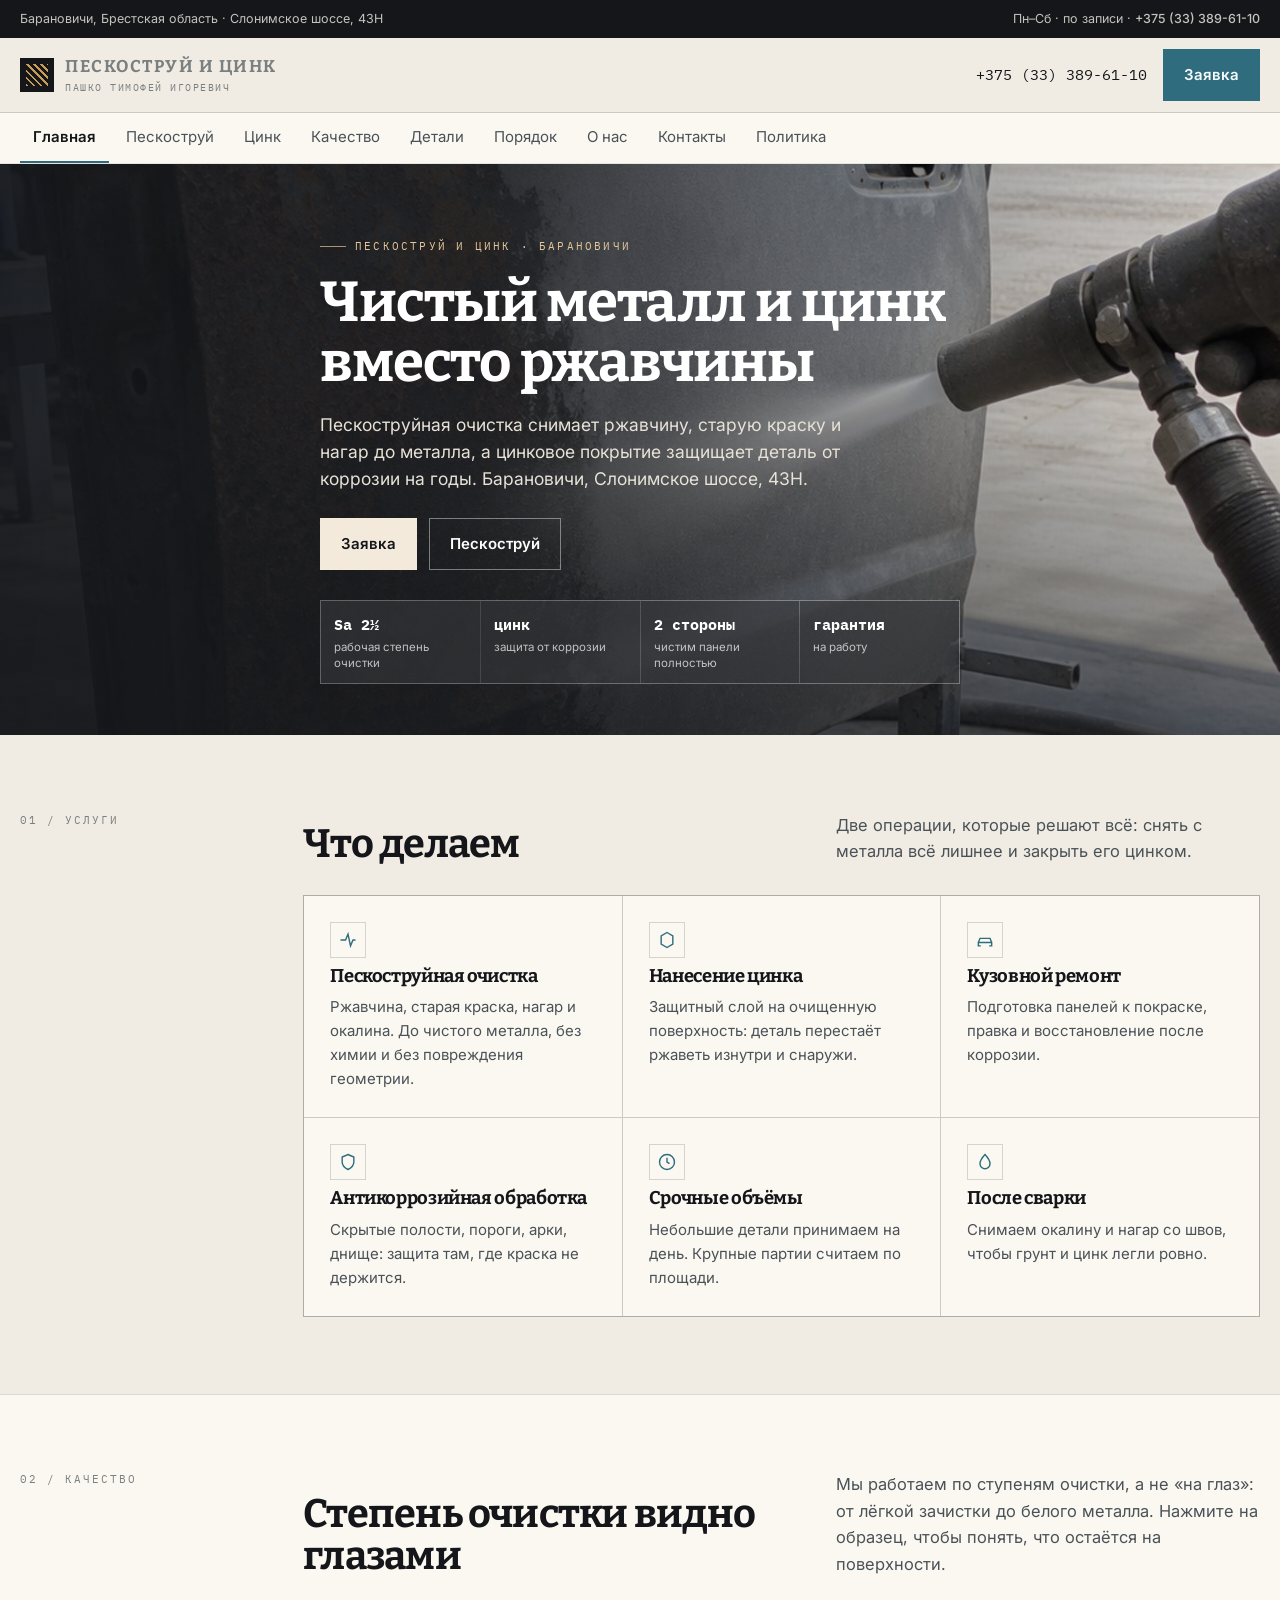
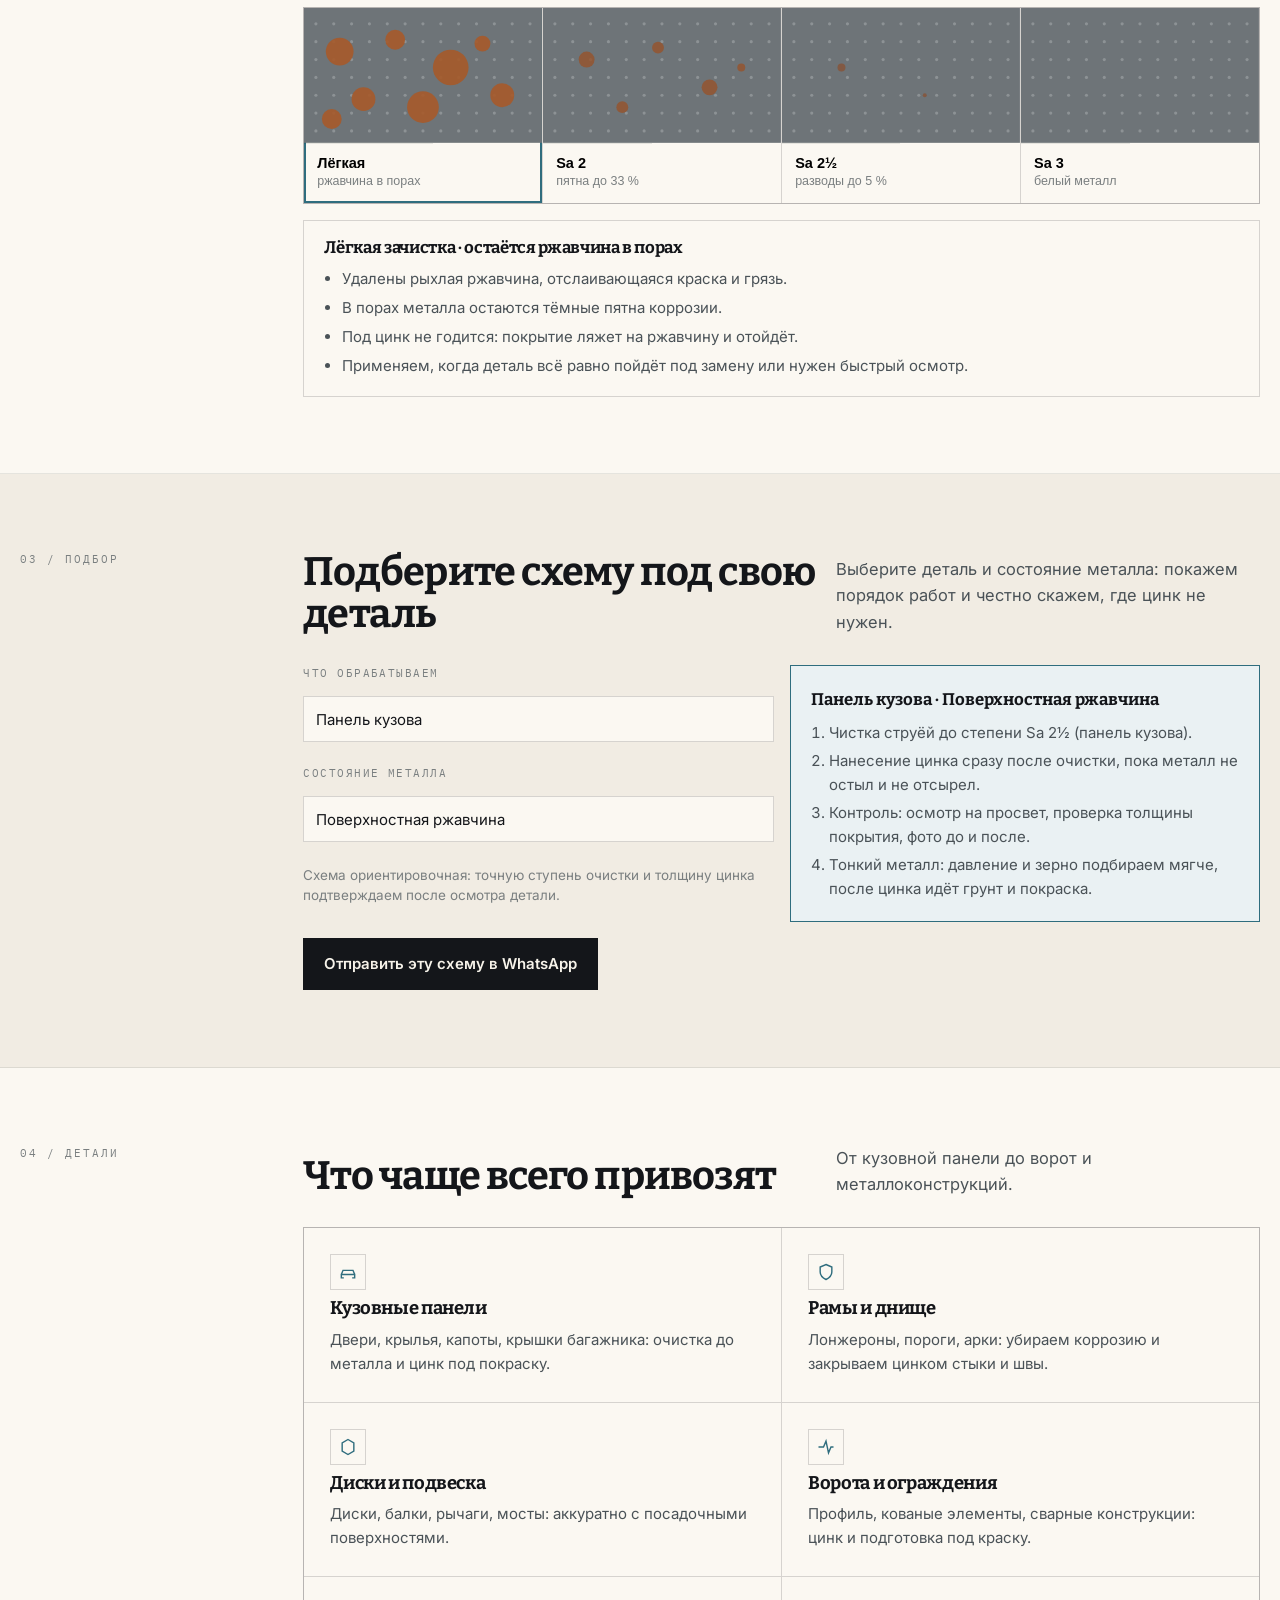
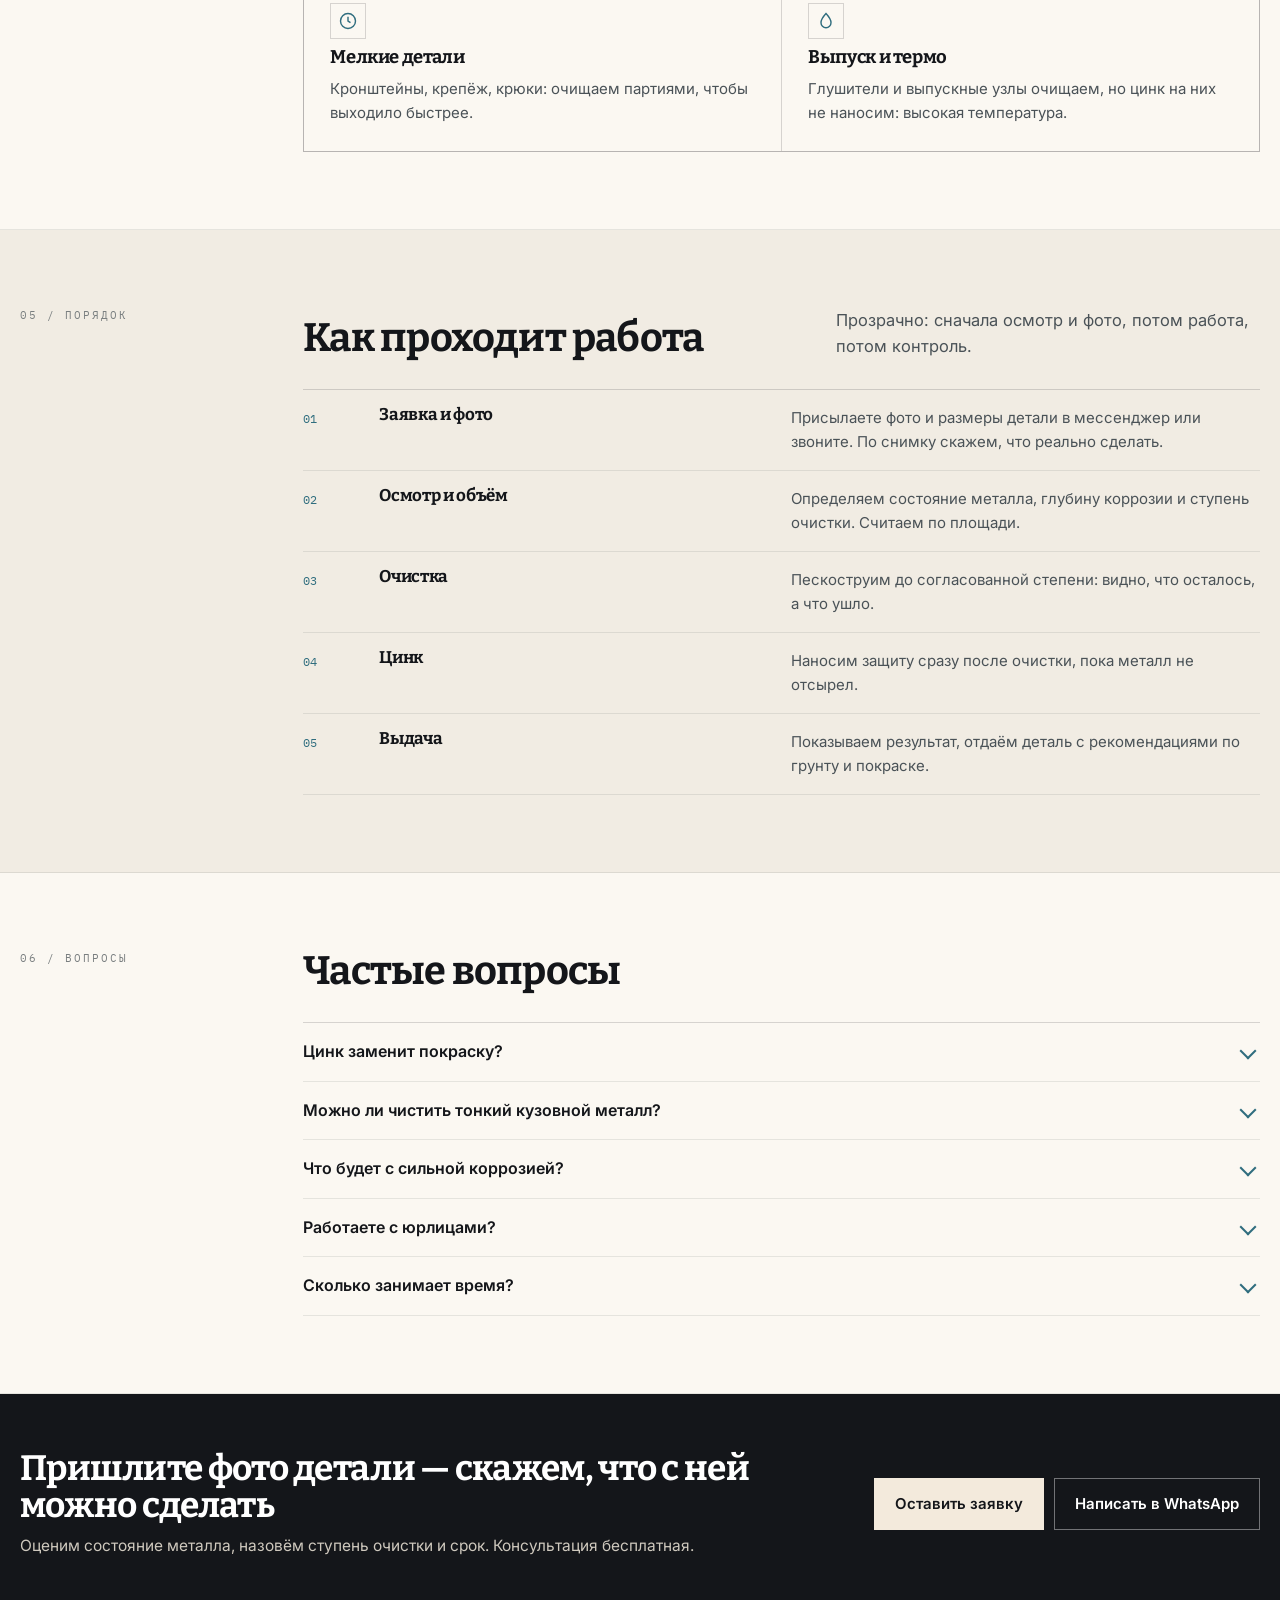
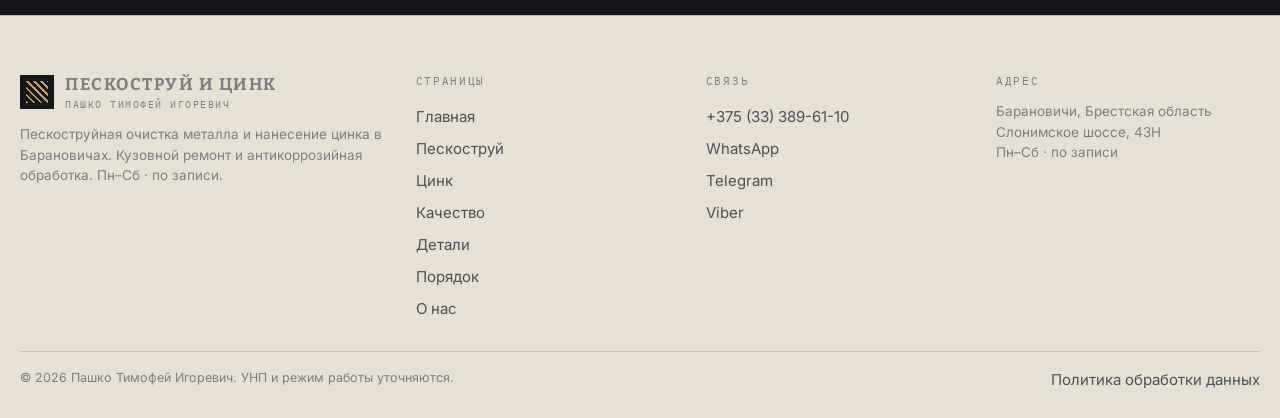
<file: index.html>
<!doctype html><html lang="ru"><head><meta charset="utf-8"><meta name="viewport" content="width=device-width,initial-scale=1"><title>Пескоструй и нанесение цинка в Барановичах — Пашко Тимофей Игоревич</title><meta name="description" content="Пескоструйная очистка металла и цинкование в Барановичах: убираем ржавчину, краску и нагар, защищаем детали цинком. Тел. +375 (33) 389-61-10"><link rel="icon" href="assets/img/favicon.svg" type="image/svg+xml"><style>
:root{--paper:#F1ECE3;--panel:#FBF8F2;--panel2:#E7E0D4;--ink:#14161A;--steel:#4A5257;
--muted:#7A7F80;--line:rgba(20,22,26,.16);--line2:rgba(20,22,26,.09);
--zinc:#2F6D7E;--zinc-d:#21515E;--rust:#A65A2A;--sand:#C99C55;
--f-b:'Bitter',Georgia,serif;--f-t:'Inter',system-ui,sans-serif;--f-m:'IBM Plex Mono',monospace}
*{box-sizing:border-box}
html{-webkit-text-size-adjust:100%;scroll-behavior:smooth;overflow-x:clip}
body{margin:0;background:var(--paper);color:var(--ink);font-family:var(--f-t);font-size:17px;line-height:1.6;
-webkit-font-smoothing:antialiased;overflow-x:hidden;padding-bottom:0}
@media(max-width:1049px){body{padding-bottom:58px}}
img{max-width:100%;display:block}
a{color:inherit}
.wrap{width:min(1240px,calc(100% - 40px));margin:0 auto}
@media(max-width:640px){.wrap{width:calc(100% - 26px)}}
h1,h2,h3{font-family:var(--f-b);font-weight:700;line-height:1.06;letter-spacing:-.02em;margin:0}
h1{font-size:clamp(2rem,4.4vw,3.6rem)}
h2{font-size:clamp(1.6rem,3.1vw,2.6rem)}
h3{font-size:clamp(1.05rem,1.7vw,1.3rem)}
p{margin:0}
.mono{font-family:var(--f-m);font-size:11px;letter-spacing:.18em;text-transform:uppercase;color:var(--zinc)}
.topbar{background:var(--ink);color:#EDE9E1;font-size:12.5px}
.topbar .wrap{display:flex;gap:20px;justify-content:space-between;align-items:center;min-height:38px;flex-wrap:wrap}
.topbar span{opacity:.82}
.topbar b{font-weight:500}
.hdr{position:sticky;top:0;z-index:60;background:rgba(241,236,227,.94);backdrop-filter:blur(12px);border-bottom:1px solid var(--line)}
.hdr__in{display:flex;align-items:center;gap:16px;min-height:74px}
.logo{display:flex;align-items:center;gap:11px;text-decoration:none;min-width:0}
.logo i{width:34px;height:34px;flex:0 0 34px;display:block;background:var(--ink);position:relative}
.logo i::after{content:"";position:absolute;left:6px;top:6px;right:6px;bottom:6px;
background:repeating-linear-gradient(45deg,var(--sand) 0 2px,transparent 2px 5px)}
.logo b{font-family:var(--f-b);font-size:17px;line-height:1.1}
.logo span{display:block;font-family:var(--f-m);font-size:9.5px;letter-spacing:.16em;text-transform:uppercase;color:var(--muted);margin-top:3px}
.hdr__sp{flex:1}
.hdr__tel{font-family:var(--f-m);font-size:14.5px;text-decoration:none;white-space:nowrap}
.btn{display:inline-flex;align-items:center;gap:9px;background:var(--ink);color:#F7F3EA;border:1px solid var(--ink);
padding:13px 20px;font-size:15px;font-weight:600;text-decoration:none;cursor:pointer;transition:background .2s,color .2s,transform .2s}
.btn:hover{background:var(--zinc);border-color:var(--zinc)}
.btn--line{background:transparent;color:var(--ink)}
.btn--line:hover{background:var(--ink);color:#F7F3EA}
.btn--zinc{background:var(--zinc);border-color:var(--zinc);color:#F7FBFC}
.btn--zinc:hover{background:var(--zinc-d);border-color:var(--zinc-d)}
.btn svg{width:16px;height:16px;fill:none;stroke:currentColor;stroke-width:1.9}
.burger{display:none;width:44px;height:44px;border:1px solid var(--line);background:transparent;align-items:center;justify-content:center;flex-direction:column;gap:5px;cursor:pointer}
.burger span{display:block;width:18px;height:2px;background:var(--ink)}
@media(max-width:1049px){.burger{display:flex}.hdr__tel{display:none}}
.strip{background:var(--panel);border-bottom:1px solid var(--line2)}
.strip__in{display:flex;gap:4px;overflow-x:auto;scrollbar-width:none}
.strip__in::-webkit-scrollbar{display:none}
.strip a{padding:12px 13px;font-size:15px;text-decoration:none;color:var(--steel);white-space:nowrap;border-bottom:2px solid transparent}
.strip a:hover{color:var(--ink)}
.strip a[aria-current]{color:var(--ink);border-bottom-color:var(--zinc);font-weight:600}
@media(max-width:640px){.strip a{font-size:13.5px;padding:10px 11px}}
.hero{position:relative;overflow:hidden;background:var(--ink);color:#fff;min-height:clamp(430px,62vh,620px);display:flex;align-items:flex-end}
.hero__bg{position:absolute;inset:0}
.hero__bg img{width:100%;height:100%;object-fit:cover;object-position:64% 50%}
.hero__bg::after{content:"";position:absolute;inset:0;
background:linear-gradient(96deg,rgba(20,22,26,.94) 0%,rgba(20,22,26,.86) 38%,rgba(20,22,26,.42) 66%,rgba(20,22,26,.1) 100%),
linear-gradient(0deg,rgba(20,22,26,.6),transparent 55%)}
.hero__in{position:relative;z-index:2;padding:clamp(30px,5vw,64px) 0 clamp(26px,4vw,52px);max-width:640px}
.hero .kick{color:#E3C79A}
.kick{display:inline-flex;align-items:center;gap:9px;font-family:var(--f-m);font-size:11px;letter-spacing:.2em;text-transform:uppercase;color:var(--zinc)}
.kick::before{content:"";width:26px;height:1px;background:currentColor;opacity:.7}
.hero h1{color:#fff;margin:18px 0 0;max-width:19ch}
.hero h1 em{font-style:normal;color:#DFC08C}
.hero__lead{margin-top:18px;font-size:clamp(15px,1.5vw,17.5px);line-height:1.55;color:#E7E2D8;max-width:52ch}
.hero__cta{display:flex;gap:12px;flex-wrap:wrap;margin-top:26px}
.hero .btn{background:#F3EADC;border-color:#F3EADC;color:var(--ink)}
.hero .btn:hover{background:#fff;border-color:#fff}
.hero .btn--line{background:transparent;border-color:rgba(255,255,255,.42);color:#fff}
.hero .btn--line:hover{background:rgba(255,255,255,.12);border-color:#fff;color:#fff}
.hero__figs{display:grid;grid-template-columns:repeat(4,minmax(0,1fr));gap:1px;background:rgba(255,255,255,.18);
margin-top:30px;border:1px solid rgba(255,255,255,.16)}
.hero__figs div{background:rgba(20,22,26,.5);padding:12px 13px;min-width:0}
.hero__figs b{display:block;font-family:var(--f-m);font-size:15px;color:#fff;letter-spacing:0}
.hero__figs span{display:block;font-size:11.5px;line-height:1.35;color:rgba(255,255,255,.7);margin-top:3px}
@media(max-width:720px){.hero__figs{grid-template-columns:repeat(2,minmax(0,1fr))}}
.band{padding:clamp(46px,6vw,86px) 0;border-bottom:1px solid var(--line2)}
.band--alt{background:var(--panel)}
.band--ink{background:var(--ink);color:#EDE9E1;border-bottom:0}
.band--ink h2,.band--ink h3{color:#fff}
.band--ink .kick{color:#E3C79A}
.band--ink p{color:#CFC9BE}
.sect{display:grid;grid-template-columns:minmax(0,1fr);gap:clamp(18px,2.6vw,34px)}
@media(min-width:1000px){.sect{grid-template-columns:250px minmax(0,1fr)}}
.sect__side{display:flex;flex-direction:column;gap:10px;align-items:flex-start}
.sect__side .mono{color:var(--muted)}
@media(min-width:1000px){.sect__side{position:sticky;top:130px;align-self:start}}
.sect__head{display:grid;gap:14px;margin-bottom:clamp(18px,2.4vw,30px)}
@media(min-width:820px){.sect__head{grid-template-columns:minmax(0,1.1fr) minmax(0,.9fr);align-items:end}}
.sect__head p{color:var(--steel);font-size:16.5px;max-width:46ch}
</style><link rel="preconnect" href="https://fonts.googleapis.com"><link rel="preconnect" href="https://fonts.gstatic.com" crossorigin><link href="https://fonts.googleapis.com/css2?family=Bitter:wght@600;700&family=Inter:wght@400;500;600&family=IBM+Plex+Mono:wght@400;500&display=swap" rel="stylesheet"><link rel="stylesheet" href="assets/css/site.v1.css"></head><body><div class="topbar"><div class="wrap"><span>Барановичи, Брестская область · Слонимское шоссе, 43Н</span><span>Пн–Сб · по записи · <b><a href="tel:+375333896110" style="color:inherit;text-decoration:none">+375 (33) 389-61-10</a></b></span></div></div><header class="hdr"><div class="wrap hdr__in"><a class="logo" href="index.html"><i></i><span style="display:block"><b>Пескоструй и цинк</b><span>Пашко Тимофей Игоревич</span></span></a><span class="hdr__sp"></span><a class="hdr__tel" href="tel:+375333896110">+375 (33) 389-61-10</a><a class="btn btn--zinc" href="kontakty.html#zayavka">Заявка</a><button class="burger" id="burger" aria-label="Меню" aria-expanded="false"><span></span><span></span><span></span></button></div></header><div class="strip" aria-label="Страницы"><div class="wrap strip__in"><a href="index.html" aria-current="page">Главная</a><a href="peskostruy.html">Пескоструй</a><a href="cink.html">Цинк</a><a href="kachestvo.html">Качество</a><a href="detali.html">Детали</a><a href="etapi.html">Порядок</a><a href="o-mastere.html">О нас</a><a href="kontakty.html">Контакты</a><a href="politika.html">Политика</a></div></div><div class="drawer" id="drawer" data-open="false"><div class="drawer__top"><b style="font-family:var(--f-b);font-size:17px">Пескоструй и цинк</b><button class="burger" id="drawerClose" aria-label="Закрыть" style="display:flex"><span></span><span></span><span></span></button></div><nav><a href="index.html" aria-current="page">Главная</a><a href="peskostruy.html">Пескоструй</a><a href="cink.html">Цинк</a><a href="kachestvo.html">Качество</a><a href="detali.html">Детали</a><a href="etapi.html">Порядок</a><a href="o-mastere.html">О нас</a><a href="kontakty.html">Контакты</a><a href="politika.html">Политика</a></nav><div class="drawer__act"><a class="btn" href="tel:+375333896110">Позвонить +375 (33) 389-61-10</a><a class="btn btn--line" href="https://wa.me/375333896110" target="_blank" rel="noopener">WhatsApp</a></div></div><main><section class="hero"><div class="hero__bg"><img src="assets/img/hero.jpg" alt="" fetchpriority="high"></div><div class="hero__in wrap"><span class="kick">пескоструй и цинк · Барановичи</span><h1>Чистый металл и цинк вместо ржавчины</h1><p class="hero__lead">Пескоструйная очистка снимает ржавчину, старую краску и нагар до металла, а цинковое покрытие защищает деталь от коррозии на годы. Барановичи, Слонимское шоссе, 43Н.</p><div class="hero__cta"><a class="btn" href="kontakty.html#zayavka">Заявка</a><a class="btn btn--line" href="peskostruy.html">Пескоструй</a></div><div class="hero__figs"><div><b>Sa 2½</b><span>рабочая степень очистки</span></div><div><b>цинк</b><span>защита от коррозии</span></div><div><b>2 стороны</b><span>чистим панели полностью</span></div><div><b>гарантия</b><span>на работу</span></div></div></div></section><section class="band "><div class="wrap"><div class="sect"><div class="sect__side"><span class="mono">01 / услуги</span></div><div><div class="sect__head"><h2>Что делаем</h2><p>Две операции, которые решают всё: снять с металла всё лишнее и закрыть его цинком.</p></div><div class="cards"><article class="card"><span class="card__ico"><svg viewBox="0 0 24 24"><path d="M3 12h6l3-7 3 14 3-7h3"/></svg></span><h3>Пескоструйная очистка</h3><p>Ржавчина, старая краска, нагар и окалина. До чистого металла, без химии и без повреждения геометрии.</p></article><article class="card"><span class="card__ico"><svg viewBox="0 0 24 24"><path d="M12 3l7 4v10l-7 4-7-4V7z"/></svg></span><h3>Нанесение цинка</h3><p>Защитный слой на очищенную поверхность: деталь перестаёт ржаветь изнутри и снаружи.</p></article><article class="card"><span class="card__ico"><svg viewBox="0 0 24 24"><path d="M4 15l2-5h12l2 5v4h-3M7 19H4v-4h16v4h-3M8 15h8"/></svg></span><h3>Кузовной ремонт</h3><p>Подготовка панелей к покраске, правка и восстановление после коррозии.</p></article><article class="card"><span class="card__ico"><svg viewBox="0 0 24 24"><path d="M12 3l7 3v6c0 5-3 7-7 9-4-2-7-4-7-9V6z"/></svg></span><h3>Антикоррозийная обработка</h3><p>Скрытые полости, пороги, арки, днище: защита там, где краска не держится.</p></article><article class="card"><span class="card__ico"><svg viewBox="0 0 24 24"><path d="M12 7v5l3 2M12 21a9 9 0 100-18 9 9 0 000 18z"/></svg></span><h3>Срочные объёмы</h3><p>Небольшие детали принимаем на день. Крупные партии считаем по площади.</p></article><article class="card"><span class="card__ico"><svg viewBox="0 0 24 24"><path d="M12 3s6 6.5 6 11a6 6 0 01-12 0c0-4.5 6-11 6-11z"/></svg></span><h3>После сварки</h3><p>Снимаем окалину и нагар со швов, чтобы грунт и цинк легли ровно.</p></article></div></div></div></div></section><section class="band band--alt"><div class="wrap"><div class="sect"><div class="sect__side"><span class="mono">02 / качество</span></div><div><div class="sect__head"><h2>Степень очистки видно глазами</h2><p>Мы работаем по ступеням очистки, а не «на глаз»: от лёгкой зачистки до белого металла. Нажмите на образец, чтобы понять, что остаётся на поверхности.</p></div><div class="sw" id="sw" role="group" aria-label="Степень очистки"><button class="sw__i" data-k="sa1" aria-pressed="true" type="button"><svg viewBox="0 0 120 68" role="img" aria-hidden="true"><rect width="120" height="68" fill="#6E7478"/><circle cx="6" cy="8" r=".8" fill="#DDE2E3" opacity=".28"/><circle cx="6" cy="17" r=".8" fill="#DDE2E3" opacity=".28"/><circle cx="6" cy="26" r=".8" fill="#DDE2E3" opacity=".28"/><circle cx="6" cy="35" r=".8" fill="#DDE2E3" opacity=".28"/><circle cx="6" cy="44" r=".8" fill="#DDE2E3" opacity=".28"/><circle cx="6" cy="53" r=".8" fill="#DDE2E3" opacity=".28"/><circle cx="6" cy="62" r=".8" fill="#DDE2E3" opacity=".28"/><circle cx="15" cy="8" r=".8" fill="#DDE2E3" opacity=".28"/><circle cx="15" cy="17" r=".8" fill="#DDE2E3" opacity=".28"/><circle cx="15" cy="26" r=".8" fill="#DDE2E3" opacity=".28"/><circle cx="15" cy="35" r=".8" fill="#DDE2E3" opacity=".28"/><circle cx="15" cy="44" r=".8" fill="#DDE2E3" opacity=".28"/><circle cx="15" cy="53" r=".8" fill="#DDE2E3" opacity=".28"/><circle cx="15" cy="62" r=".8" fill="#DDE2E3" opacity=".28"/><circle cx="24" cy="8" r=".8" fill="#DDE2E3" opacity=".28"/><circle cx="24" cy="17" r=".8" fill="#DDE2E3" opacity=".28"/><circle cx="24" cy="26" r=".8" fill="#DDE2E3" opacity=".28"/><circle cx="24" cy="35" r=".8" fill="#DDE2E3" opacity=".28"/><circle cx="24" cy="44" r=".8" fill="#DDE2E3" opacity=".28"/><circle cx="24" cy="53" r=".8" fill="#DDE2E3" opacity=".28"/><circle cx="24" cy="62" r=".8" fill="#DDE2E3" opacity=".28"/><circle cx="33" cy="8" r=".8" fill="#DDE2E3" opacity=".28"/><circle cx="33" cy="17" r=".8" fill="#DDE2E3" opacity=".28"/><circle cx="33" cy="26" r=".8" fill="#DDE2E3" opacity=".28"/><circle cx="33" cy="35" r=".8" fill="#DDE2E3" opacity=".28"/><circle cx="33" cy="44" r=".8" fill="#DDE2E3" opacity=".28"/><circle cx="33" cy="53" r=".8" fill="#DDE2E3" opacity=".28"/><circle cx="33" cy="62" r=".8" fill="#DDE2E3" opacity=".28"/><circle cx="42" cy="8" r=".8" fill="#DDE2E3" opacity=".28"/><circle cx="42" cy="17" r=".8" fill="#DDE2E3" opacity=".28"/><circle cx="42" cy="26" r=".8" fill="#DDE2E3" opacity=".28"/><circle cx="42" cy="35" r=".8" fill="#DDE2E3" opacity=".28"/><circle cx="42" cy="44" r=".8" fill="#DDE2E3" opacity=".28"/><circle cx="42" cy="53" r=".8" fill="#DDE2E3" opacity=".28"/><circle cx="42" cy="62" r=".8" fill="#DDE2E3" opacity=".28"/><circle cx="51" cy="8" r=".8" fill="#DDE2E3" opacity=".28"/><circle cx="51" cy="17" r=".8" fill="#DDE2E3" opacity=".28"/><circle cx="51" cy="26" r=".8" fill="#DDE2E3" opacity=".28"/><circle cx="51" cy="35" r=".8" fill="#DDE2E3" opacity=".28"/><circle cx="51" cy="44" r=".8" fill="#DDE2E3" opacity=".28"/><circle cx="51" cy="53" r=".8" fill="#DDE2E3" opacity=".28"/><circle cx="51" cy="62" r=".8" fill="#DDE2E3" opacity=".28"/><circle cx="60" cy="8" r=".8" fill="#DDE2E3" opacity=".28"/><circle cx="60" cy="17" r=".8" fill="#DDE2E3" opacity=".28"/><circle cx="60" cy="26" r=".8" fill="#DDE2E3" opacity=".28"/><circle cx="60" cy="35" r=".8" fill="#DDE2E3" opacity=".28"/><circle cx="60" cy="44" r=".8" fill="#DDE2E3" opacity=".28"/><circle cx="60" cy="53" r=".8" fill="#DDE2E3" opacity=".28"/><circle cx="60" cy="62" r=".8" fill="#DDE2E3" opacity=".28"/><circle cx="69" cy="8" r=".8" fill="#DDE2E3" opacity=".28"/><circle cx="69" cy="17" r=".8" fill="#DDE2E3" opacity=".28"/><circle cx="69" cy="26" r=".8" fill="#DDE2E3" opacity=".28"/><circle cx="69" cy="35" r=".8" fill="#DDE2E3" opacity=".28"/><circle cx="69" cy="44" r=".8" fill="#DDE2E3" opacity=".28"/><circle cx="69" cy="53" r=".8" fill="#DDE2E3" opacity=".28"/><circle cx="69" cy="62" r=".8" fill="#DDE2E3" opacity=".28"/><circle cx="78" cy="8" r=".8" fill="#DDE2E3" opacity=".28"/><circle cx="78" cy="17" r=".8" fill="#DDE2E3" opacity=".28"/><circle cx="78" cy="26" r=".8" fill="#DDE2E3" opacity=".28"/><circle cx="78" cy="35" r=".8" fill="#DDE2E3" opacity=".28"/><circle cx="78" cy="44" r=".8" fill="#DDE2E3" opacity=".28"/><circle cx="78" cy="53" r=".8" fill="#DDE2E3" opacity=".28"/><circle cx="78" cy="62" r=".8" fill="#DDE2E3" opacity=".28"/><circle cx="87" cy="8" r=".8" fill="#DDE2E3" opacity=".28"/><circle cx="87" cy="17" r=".8" fill="#DDE2E3" opacity=".28"/><circle cx="87" cy="26" r=".8" fill="#DDE2E3" opacity=".28"/><circle cx="87" cy="35" r=".8" fill="#DDE2E3" opacity=".28"/><circle cx="87" cy="44" r=".8" fill="#DDE2E3" opacity=".28"/><circle cx="87" cy="53" r=".8" fill="#DDE2E3" opacity=".28"/><circle cx="87" cy="62" r=".8" fill="#DDE2E3" opacity=".28"/><circle cx="96" cy="8" r=".8" fill="#DDE2E3" opacity=".28"/><circle cx="96" cy="17" r=".8" fill="#DDE2E3" opacity=".28"/><circle cx="96" cy="26" r=".8" fill="#DDE2E3" opacity=".28"/><circle cx="96" cy="35" r=".8" fill="#DDE2E3" opacity=".28"/><circle cx="96" cy="44" r=".8" fill="#DDE2E3" opacity=".28"/><circle cx="96" cy="53" r=".8" fill="#DDE2E3" opacity=".28"/><circle cx="96" cy="62" r=".8" fill="#DDE2E3" opacity=".28"/><circle cx="105" cy="8" r=".8" fill="#DDE2E3" opacity=".28"/><circle cx="105" cy="17" r=".8" fill="#DDE2E3" opacity=".28"/><circle cx="105" cy="26" r=".8" fill="#DDE2E3" opacity=".28"/><circle cx="105" cy="35" r=".8" fill="#DDE2E3" opacity=".28"/><circle cx="105" cy="44" r=".8" fill="#DDE2E3" opacity=".28"/><circle cx="105" cy="53" r=".8" fill="#DDE2E3" opacity=".28"/><circle cx="105" cy="62" r=".8" fill="#DDE2E3" opacity=".28"/><circle cx="114" cy="8" r=".8" fill="#DDE2E3" opacity=".28"/><circle cx="114" cy="17" r=".8" fill="#DDE2E3" opacity=".28"/><circle cx="114" cy="26" r=".8" fill="#DDE2E3" opacity=".28"/><circle cx="114" cy="35" r=".8" fill="#DDE2E3" opacity=".28"/><circle cx="114" cy="44" r=".8" fill="#DDE2E3" opacity=".28"/><circle cx="114" cy="53" r=".8" fill="#DDE2E3" opacity=".28"/><circle cx="114" cy="62" r=".8" fill="#DDE2E3" opacity=".28"/><circle cx="18" cy="22" r="7" fill="#A65A2A" opacity=".9"/><circle cx="46" cy="16" r="5" fill="#A65A2A" opacity=".9"/><circle cx="74" cy="30" r="9" fill="#A65A2A" opacity=".9"/><circle cx="30" cy="46" r="6" fill="#A65A2A" opacity=".9"/><circle cx="60" cy="50" r="8" fill="#A65A2A" opacity=".9"/><circle cx="90" cy="18" r="4" fill="#A65A2A" opacity=".9"/><circle cx="100" cy="44" r="6" fill="#A65A2A" opacity=".9"/><circle cx="14" cy="56" r="5" fill="#A65A2A" opacity=".9"/></svg><span class="sw__t"><b>Лёгкая</b><span>ржавчина в порах</span></span></button><button class="sw__i" data-k="sa2" aria-pressed="false" type="button"><svg viewBox="0 0 120 68" role="img" aria-hidden="true"><rect width="120" height="68" fill="#6E7478"/><circle cx="6" cy="8" r=".8" fill="#DDE2E3" opacity=".28"/><circle cx="6" cy="17" r=".8" fill="#DDE2E3" opacity=".28"/><circle cx="6" cy="26" r=".8" fill="#DDE2E3" opacity=".28"/><circle cx="6" cy="35" r=".8" fill="#DDE2E3" opacity=".28"/><circle cx="6" cy="44" r=".8" fill="#DDE2E3" opacity=".28"/><circle cx="6" cy="53" r=".8" fill="#DDE2E3" opacity=".28"/><circle cx="6" cy="62" r=".8" fill="#DDE2E3" opacity=".28"/><circle cx="15" cy="8" r=".8" fill="#DDE2E3" opacity=".28"/><circle cx="15" cy="17" r=".8" fill="#DDE2E3" opacity=".28"/><circle cx="15" cy="26" r=".8" fill="#DDE2E3" opacity=".28"/><circle cx="15" cy="35" r=".8" fill="#DDE2E3" opacity=".28"/><circle cx="15" cy="44" r=".8" fill="#DDE2E3" opacity=".28"/><circle cx="15" cy="53" r=".8" fill="#DDE2E3" opacity=".28"/><circle cx="15" cy="62" r=".8" fill="#DDE2E3" opacity=".28"/><circle cx="24" cy="8" r=".8" fill="#DDE2E3" opacity=".28"/><circle cx="24" cy="17" r=".8" fill="#DDE2E3" opacity=".28"/><circle cx="24" cy="26" r=".8" fill="#DDE2E3" opacity=".28"/><circle cx="24" cy="35" r=".8" fill="#DDE2E3" opacity=".28"/><circle cx="24" cy="44" r=".8" fill="#DDE2E3" opacity=".28"/><circle cx="24" cy="53" r=".8" fill="#DDE2E3" opacity=".28"/><circle cx="24" cy="62" r=".8" fill="#DDE2E3" opacity=".28"/><circle cx="33" cy="8" r=".8" fill="#DDE2E3" opacity=".28"/><circle cx="33" cy="17" r=".8" fill="#DDE2E3" opacity=".28"/><circle cx="33" cy="26" r=".8" fill="#DDE2E3" opacity=".28"/><circle cx="33" cy="35" r=".8" fill="#DDE2E3" opacity=".28"/><circle cx="33" cy="44" r=".8" fill="#DDE2E3" opacity=".28"/><circle cx="33" cy="53" r=".8" fill="#DDE2E3" opacity=".28"/><circle cx="33" cy="62" r=".8" fill="#DDE2E3" opacity=".28"/><circle cx="42" cy="8" r=".8" fill="#DDE2E3" opacity=".28"/><circle cx="42" cy="17" r=".8" fill="#DDE2E3" opacity=".28"/><circle cx="42" cy="26" r=".8" fill="#DDE2E3" opacity=".28"/><circle cx="42" cy="35" r=".8" fill="#DDE2E3" opacity=".28"/><circle cx="42" cy="44" r=".8" fill="#DDE2E3" opacity=".28"/><circle cx="42" cy="53" r=".8" fill="#DDE2E3" opacity=".28"/><circle cx="42" cy="62" r=".8" fill="#DDE2E3" opacity=".28"/><circle cx="51" cy="8" r=".8" fill="#DDE2E3" opacity=".28"/><circle cx="51" cy="17" r=".8" fill="#DDE2E3" opacity=".28"/><circle cx="51" cy="26" r=".8" fill="#DDE2E3" opacity=".28"/><circle cx="51" cy="35" r=".8" fill="#DDE2E3" opacity=".28"/><circle cx="51" cy="44" r=".8" fill="#DDE2E3" opacity=".28"/><circle cx="51" cy="53" r=".8" fill="#DDE2E3" opacity=".28"/><circle cx="51" cy="62" r=".8" fill="#DDE2E3" opacity=".28"/><circle cx="60" cy="8" r=".8" fill="#DDE2E3" opacity=".28"/><circle cx="60" cy="17" r=".8" fill="#DDE2E3" opacity=".28"/><circle cx="60" cy="26" r=".8" fill="#DDE2E3" opacity=".28"/><circle cx="60" cy="35" r=".8" fill="#DDE2E3" opacity=".28"/><circle cx="60" cy="44" r=".8" fill="#DDE2E3" opacity=".28"/><circle cx="60" cy="53" r=".8" fill="#DDE2E3" opacity=".28"/><circle cx="60" cy="62" r=".8" fill="#DDE2E3" opacity=".28"/><circle cx="69" cy="8" r=".8" fill="#DDE2E3" opacity=".28"/><circle cx="69" cy="17" r=".8" fill="#DDE2E3" opacity=".28"/><circle cx="69" cy="26" r=".8" fill="#DDE2E3" opacity=".28"/><circle cx="69" cy="35" r=".8" fill="#DDE2E3" opacity=".28"/><circle cx="69" cy="44" r=".8" fill="#DDE2E3" opacity=".28"/><circle cx="69" cy="53" r=".8" fill="#DDE2E3" opacity=".28"/><circle cx="69" cy="62" r=".8" fill="#DDE2E3" opacity=".28"/><circle cx="78" cy="8" r=".8" fill="#DDE2E3" opacity=".28"/><circle cx="78" cy="17" r=".8" fill="#DDE2E3" opacity=".28"/><circle cx="78" cy="26" r=".8" fill="#DDE2E3" opacity=".28"/><circle cx="78" cy="35" r=".8" fill="#DDE2E3" opacity=".28"/><circle cx="78" cy="44" r=".8" fill="#DDE2E3" opacity=".28"/><circle cx="78" cy="53" r=".8" fill="#DDE2E3" opacity=".28"/><circle cx="78" cy="62" r=".8" fill="#DDE2E3" opacity=".28"/><circle cx="87" cy="8" r=".8" fill="#DDE2E3" opacity=".28"/><circle cx="87" cy="17" r=".8" fill="#DDE2E3" opacity=".28"/><circle cx="87" cy="26" r=".8" fill="#DDE2E3" opacity=".28"/><circle cx="87" cy="35" r=".8" fill="#DDE2E3" opacity=".28"/><circle cx="87" cy="44" r=".8" fill="#DDE2E3" opacity=".28"/><circle cx="87" cy="53" r=".8" fill="#DDE2E3" opacity=".28"/><circle cx="87" cy="62" r=".8" fill="#DDE2E3" opacity=".28"/><circle cx="96" cy="8" r=".8" fill="#DDE2E3" opacity=".28"/><circle cx="96" cy="17" r=".8" fill="#DDE2E3" opacity=".28"/><circle cx="96" cy="26" r=".8" fill="#DDE2E3" opacity=".28"/><circle cx="96" cy="35" r=".8" fill="#DDE2E3" opacity=".28"/><circle cx="96" cy="44" r=".8" fill="#DDE2E3" opacity=".28"/><circle cx="96" cy="53" r=".8" fill="#DDE2E3" opacity=".28"/><circle cx="96" cy="62" r=".8" fill="#DDE2E3" opacity=".28"/><circle cx="105" cy="8" r=".8" fill="#DDE2E3" opacity=".28"/><circle cx="105" cy="17" r=".8" fill="#DDE2E3" opacity=".28"/><circle cx="105" cy="26" r=".8" fill="#DDE2E3" opacity=".28"/><circle cx="105" cy="35" r=".8" fill="#DDE2E3" opacity=".28"/><circle cx="105" cy="44" r=".8" fill="#DDE2E3" opacity=".28"/><circle cx="105" cy="53" r=".8" fill="#DDE2E3" opacity=".28"/><circle cx="105" cy="62" r=".8" fill="#DDE2E3" opacity=".28"/><circle cx="114" cy="8" r=".8" fill="#DDE2E3" opacity=".28"/><circle cx="114" cy="17" r=".8" fill="#DDE2E3" opacity=".28"/><circle cx="114" cy="26" r=".8" fill="#DDE2E3" opacity=".28"/><circle cx="114" cy="35" r=".8" fill="#DDE2E3" opacity=".28"/><circle cx="114" cy="44" r=".8" fill="#DDE2E3" opacity=".28"/><circle cx="114" cy="53" r=".8" fill="#DDE2E3" opacity=".28"/><circle cx="114" cy="62" r=".8" fill="#DDE2E3" opacity=".28"/><circle cx="22" cy="26" r="4" fill="#96522A" opacity=".8"/><circle cx="58" cy="20" r="3" fill="#96522A" opacity=".8"/><circle cx="84" cy="40" r="4" fill="#96522A" opacity=".8"/><circle cx="40" cy="50" r="3" fill="#96522A" opacity=".8"/><circle cx="100" cy="30" r="2" fill="#96522A" opacity=".8"/></svg><span class="sw__t"><b>Sa 2</b><span>пятна до 33 %</span></span></button><button class="sw__i" data-k="sa25" aria-pressed="false" type="button"><svg viewBox="0 0 120 68" role="img" aria-hidden="true"><rect width="120" height="68" fill="#6E7478"/><circle cx="6" cy="8" r=".8" fill="#DDE2E3" opacity=".28"/><circle cx="6" cy="17" r=".8" fill="#DDE2E3" opacity=".28"/><circle cx="6" cy="26" r=".8" fill="#DDE2E3" opacity=".28"/><circle cx="6" cy="35" r=".8" fill="#DDE2E3" opacity=".28"/><circle cx="6" cy="44" r=".8" fill="#DDE2E3" opacity=".28"/><circle cx="6" cy="53" r=".8" fill="#DDE2E3" opacity=".28"/><circle cx="6" cy="62" r=".8" fill="#DDE2E3" opacity=".28"/><circle cx="15" cy="8" r=".8" fill="#DDE2E3" opacity=".28"/><circle cx="15" cy="17" r=".8" fill="#DDE2E3" opacity=".28"/><circle cx="15" cy="26" r=".8" fill="#DDE2E3" opacity=".28"/><circle cx="15" cy="35" r=".8" fill="#DDE2E3" opacity=".28"/><circle cx="15" cy="44" r=".8" fill="#DDE2E3" opacity=".28"/><circle cx="15" cy="53" r=".8" fill="#DDE2E3" opacity=".28"/><circle cx="15" cy="62" r=".8" fill="#DDE2E3" opacity=".28"/><circle cx="24" cy="8" r=".8" fill="#DDE2E3" opacity=".28"/><circle cx="24" cy="17" r=".8" fill="#DDE2E3" opacity=".28"/><circle cx="24" cy="26" r=".8" fill="#DDE2E3" opacity=".28"/><circle cx="24" cy="35" r=".8" fill="#DDE2E3" opacity=".28"/><circle cx="24" cy="44" r=".8" fill="#DDE2E3" opacity=".28"/><circle cx="24" cy="53" r=".8" fill="#DDE2E3" opacity=".28"/><circle cx="24" cy="62" r=".8" fill="#DDE2E3" opacity=".28"/><circle cx="33" cy="8" r=".8" fill="#DDE2E3" opacity=".28"/><circle cx="33" cy="17" r=".8" fill="#DDE2E3" opacity=".28"/><circle cx="33" cy="26" r=".8" fill="#DDE2E3" opacity=".28"/><circle cx="33" cy="35" r=".8" fill="#DDE2E3" opacity=".28"/><circle cx="33" cy="44" r=".8" fill="#DDE2E3" opacity=".28"/><circle cx="33" cy="53" r=".8" fill="#DDE2E3" opacity=".28"/><circle cx="33" cy="62" r=".8" fill="#DDE2E3" opacity=".28"/><circle cx="42" cy="8" r=".8" fill="#DDE2E3" opacity=".28"/><circle cx="42" cy="17" r=".8" fill="#DDE2E3" opacity=".28"/><circle cx="42" cy="26" r=".8" fill="#DDE2E3" opacity=".28"/><circle cx="42" cy="35" r=".8" fill="#DDE2E3" opacity=".28"/><circle cx="42" cy="44" r=".8" fill="#DDE2E3" opacity=".28"/><circle cx="42" cy="53" r=".8" fill="#DDE2E3" opacity=".28"/><circle cx="42" cy="62" r=".8" fill="#DDE2E3" opacity=".28"/><circle cx="51" cy="8" r=".8" fill="#DDE2E3" opacity=".28"/><circle cx="51" cy="17" r=".8" fill="#DDE2E3" opacity=".28"/><circle cx="51" cy="26" r=".8" fill="#DDE2E3" opacity=".28"/><circle cx="51" cy="35" r=".8" fill="#DDE2E3" opacity=".28"/><circle cx="51" cy="44" r=".8" fill="#DDE2E3" opacity=".28"/><circle cx="51" cy="53" r=".8" fill="#DDE2E3" opacity=".28"/><circle cx="51" cy="62" r=".8" fill="#DDE2E3" opacity=".28"/><circle cx="60" cy="8" r=".8" fill="#DDE2E3" opacity=".28"/><circle cx="60" cy="17" r=".8" fill="#DDE2E3" opacity=".28"/><circle cx="60" cy="26" r=".8" fill="#DDE2E3" opacity=".28"/><circle cx="60" cy="35" r=".8" fill="#DDE2E3" opacity=".28"/><circle cx="60" cy="44" r=".8" fill="#DDE2E3" opacity=".28"/><circle cx="60" cy="53" r=".8" fill="#DDE2E3" opacity=".28"/><circle cx="60" cy="62" r=".8" fill="#DDE2E3" opacity=".28"/><circle cx="69" cy="8" r=".8" fill="#DDE2E3" opacity=".28"/><circle cx="69" cy="17" r=".8" fill="#DDE2E3" opacity=".28"/><circle cx="69" cy="26" r=".8" fill="#DDE2E3" opacity=".28"/><circle cx="69" cy="35" r=".8" fill="#DDE2E3" opacity=".28"/><circle cx="69" cy="44" r=".8" fill="#DDE2E3" opacity=".28"/><circle cx="69" cy="53" r=".8" fill="#DDE2E3" opacity=".28"/><circle cx="69" cy="62" r=".8" fill="#DDE2E3" opacity=".28"/><circle cx="78" cy="8" r=".8" fill="#DDE2E3" opacity=".28"/><circle cx="78" cy="17" r=".8" fill="#DDE2E3" opacity=".28"/><circle cx="78" cy="26" r=".8" fill="#DDE2E3" opacity=".28"/><circle cx="78" cy="35" r=".8" fill="#DDE2E3" opacity=".28"/><circle cx="78" cy="44" r=".8" fill="#DDE2E3" opacity=".28"/><circle cx="78" cy="53" r=".8" fill="#DDE2E3" opacity=".28"/><circle cx="78" cy="62" r=".8" fill="#DDE2E3" opacity=".28"/><circle cx="87" cy="8" r=".8" fill="#DDE2E3" opacity=".28"/><circle cx="87" cy="17" r=".8" fill="#DDE2E3" opacity=".28"/><circle cx="87" cy="26" r=".8" fill="#DDE2E3" opacity=".28"/><circle cx="87" cy="35" r=".8" fill="#DDE2E3" opacity=".28"/><circle cx="87" cy="44" r=".8" fill="#DDE2E3" opacity=".28"/><circle cx="87" cy="53" r=".8" fill="#DDE2E3" opacity=".28"/><circle cx="87" cy="62" r=".8" fill="#DDE2E3" opacity=".28"/><circle cx="96" cy="8" r=".8" fill="#DDE2E3" opacity=".28"/><circle cx="96" cy="17" r=".8" fill="#DDE2E3" opacity=".28"/><circle cx="96" cy="26" r=".8" fill="#DDE2E3" opacity=".28"/><circle cx="96" cy="35" r=".8" fill="#DDE2E3" opacity=".28"/><circle cx="96" cy="44" r=".8" fill="#DDE2E3" opacity=".28"/><circle cx="96" cy="53" r=".8" fill="#DDE2E3" opacity=".28"/><circle cx="96" cy="62" r=".8" fill="#DDE2E3" opacity=".28"/><circle cx="105" cy="8" r=".8" fill="#DDE2E3" opacity=".28"/><circle cx="105" cy="17" r=".8" fill="#DDE2E3" opacity=".28"/><circle cx="105" cy="26" r=".8" fill="#DDE2E3" opacity=".28"/><circle cx="105" cy="35" r=".8" fill="#DDE2E3" opacity=".28"/><circle cx="105" cy="44" r=".8" fill="#DDE2E3" opacity=".28"/><circle cx="105" cy="53" r=".8" fill="#DDE2E3" opacity=".28"/><circle cx="105" cy="62" r=".8" fill="#DDE2E3" opacity=".28"/><circle cx="114" cy="8" r=".8" fill="#DDE2E3" opacity=".28"/><circle cx="114" cy="17" r=".8" fill="#DDE2E3" opacity=".28"/><circle cx="114" cy="26" r=".8" fill="#DDE2E3" opacity=".28"/><circle cx="114" cy="35" r=".8" fill="#DDE2E3" opacity=".28"/><circle cx="114" cy="44" r=".8" fill="#DDE2E3" opacity=".28"/><circle cx="114" cy="53" r=".8" fill="#DDE2E3" opacity=".28"/><circle cx="114" cy="62" r=".8" fill="#DDE2E3" opacity=".28"/><circle cx="30" cy="30" r="2" fill="#8A4E2C" opacity=".7"/><circle cx="72" cy="44" r="1" fill="#8A4E2C" opacity=".7"/></svg><span class="sw__t"><b>Sa 2½</b><span>разводы до 5 %</span></span></button><button class="sw__i" data-k="sa3" aria-pressed="false" type="button"><svg viewBox="0 0 120 68" role="img" aria-hidden="true"><rect width="120" height="68" fill="#6E7478"/><circle cx="6" cy="8" r=".8" fill="#DDE2E3" opacity=".28"/><circle cx="6" cy="17" r=".8" fill="#DDE2E3" opacity=".28"/><circle cx="6" cy="26" r=".8" fill="#DDE2E3" opacity=".28"/><circle cx="6" cy="35" r=".8" fill="#DDE2E3" opacity=".28"/><circle cx="6" cy="44" r=".8" fill="#DDE2E3" opacity=".28"/><circle cx="6" cy="53" r=".8" fill="#DDE2E3" opacity=".28"/><circle cx="6" cy="62" r=".8" fill="#DDE2E3" opacity=".28"/><circle cx="15" cy="8" r=".8" fill="#DDE2E3" opacity=".28"/><circle cx="15" cy="17" r=".8" fill="#DDE2E3" opacity=".28"/><circle cx="15" cy="26" r=".8" fill="#DDE2E3" opacity=".28"/><circle cx="15" cy="35" r=".8" fill="#DDE2E3" opacity=".28"/><circle cx="15" cy="44" r=".8" fill="#DDE2E3" opacity=".28"/><circle cx="15" cy="53" r=".8" fill="#DDE2E3" opacity=".28"/><circle cx="15" cy="62" r=".8" fill="#DDE2E3" opacity=".28"/><circle cx="24" cy="8" r=".8" fill="#DDE2E3" opacity=".28"/><circle cx="24" cy="17" r=".8" fill="#DDE2E3" opacity=".28"/><circle cx="24" cy="26" r=".8" fill="#DDE2E3" opacity=".28"/><circle cx="24" cy="35" r=".8" fill="#DDE2E3" opacity=".28"/><circle cx="24" cy="44" r=".8" fill="#DDE2E3" opacity=".28"/><circle cx="24" cy="53" r=".8" fill="#DDE2E3" opacity=".28"/><circle cx="24" cy="62" r=".8" fill="#DDE2E3" opacity=".28"/><circle cx="33" cy="8" r=".8" fill="#DDE2E3" opacity=".28"/><circle cx="33" cy="17" r=".8" fill="#DDE2E3" opacity=".28"/><circle cx="33" cy="26" r=".8" fill="#DDE2E3" opacity=".28"/><circle cx="33" cy="35" r=".8" fill="#DDE2E3" opacity=".28"/><circle cx="33" cy="44" r=".8" fill="#DDE2E3" opacity=".28"/><circle cx="33" cy="53" r=".8" fill="#DDE2E3" opacity=".28"/><circle cx="33" cy="62" r=".8" fill="#DDE2E3" opacity=".28"/><circle cx="42" cy="8" r=".8" fill="#DDE2E3" opacity=".28"/><circle cx="42" cy="17" r=".8" fill="#DDE2E3" opacity=".28"/><circle cx="42" cy="26" r=".8" fill="#DDE2E3" opacity=".28"/><circle cx="42" cy="35" r=".8" fill="#DDE2E3" opacity=".28"/><circle cx="42" cy="44" r=".8" fill="#DDE2E3" opacity=".28"/><circle cx="42" cy="53" r=".8" fill="#DDE2E3" opacity=".28"/><circle cx="42" cy="62" r=".8" fill="#DDE2E3" opacity=".28"/><circle cx="51" cy="8" r=".8" fill="#DDE2E3" opacity=".28"/><circle cx="51" cy="17" r=".8" fill="#DDE2E3" opacity=".28"/><circle cx="51" cy="26" r=".8" fill="#DDE2E3" opacity=".28"/><circle cx="51" cy="35" r=".8" fill="#DDE2E3" opacity=".28"/><circle cx="51" cy="44" r=".8" fill="#DDE2E3" opacity=".28"/><circle cx="51" cy="53" r=".8" fill="#DDE2E3" opacity=".28"/><circle cx="51" cy="62" r=".8" fill="#DDE2E3" opacity=".28"/><circle cx="60" cy="8" r=".8" fill="#DDE2E3" opacity=".28"/><circle cx="60" cy="17" r=".8" fill="#DDE2E3" opacity=".28"/><circle cx="60" cy="26" r=".8" fill="#DDE2E3" opacity=".28"/><circle cx="60" cy="35" r=".8" fill="#DDE2E3" opacity=".28"/><circle cx="60" cy="44" r=".8" fill="#DDE2E3" opacity=".28"/><circle cx="60" cy="53" r=".8" fill="#DDE2E3" opacity=".28"/><circle cx="60" cy="62" r=".8" fill="#DDE2E3" opacity=".28"/><circle cx="69" cy="8" r=".8" fill="#DDE2E3" opacity=".28"/><circle cx="69" cy="17" r=".8" fill="#DDE2E3" opacity=".28"/><circle cx="69" cy="26" r=".8" fill="#DDE2E3" opacity=".28"/><circle cx="69" cy="35" r=".8" fill="#DDE2E3" opacity=".28"/><circle cx="69" cy="44" r=".8" fill="#DDE2E3" opacity=".28"/><circle cx="69" cy="53" r=".8" fill="#DDE2E3" opacity=".28"/><circle cx="69" cy="62" r=".8" fill="#DDE2E3" opacity=".28"/><circle cx="78" cy="8" r=".8" fill="#DDE2E3" opacity=".28"/><circle cx="78" cy="17" r=".8" fill="#DDE2E3" opacity=".28"/><circle cx="78" cy="26" r=".8" fill="#DDE2E3" opacity=".28"/><circle cx="78" cy="35" r=".8" fill="#DDE2E3" opacity=".28"/><circle cx="78" cy="44" r=".8" fill="#DDE2E3" opacity=".28"/><circle cx="78" cy="53" r=".8" fill="#DDE2E3" opacity=".28"/><circle cx="78" cy="62" r=".8" fill="#DDE2E3" opacity=".28"/><circle cx="87" cy="8" r=".8" fill="#DDE2E3" opacity=".28"/><circle cx="87" cy="17" r=".8" fill="#DDE2E3" opacity=".28"/><circle cx="87" cy="26" r=".8" fill="#DDE2E3" opacity=".28"/><circle cx="87" cy="35" r=".8" fill="#DDE2E3" opacity=".28"/><circle cx="87" cy="44" r=".8" fill="#DDE2E3" opacity=".28"/><circle cx="87" cy="53" r=".8" fill="#DDE2E3" opacity=".28"/><circle cx="87" cy="62" r=".8" fill="#DDE2E3" opacity=".28"/><circle cx="96" cy="8" r=".8" fill="#DDE2E3" opacity=".28"/><circle cx="96" cy="17" r=".8" fill="#DDE2E3" opacity=".28"/><circle cx="96" cy="26" r=".8" fill="#DDE2E3" opacity=".28"/><circle cx="96" cy="35" r=".8" fill="#DDE2E3" opacity=".28"/><circle cx="96" cy="44" r=".8" fill="#DDE2E3" opacity=".28"/><circle cx="96" cy="53" r=".8" fill="#DDE2E3" opacity=".28"/><circle cx="96" cy="62" r=".8" fill="#DDE2E3" opacity=".28"/><circle cx="105" cy="8" r=".8" fill="#DDE2E3" opacity=".28"/><circle cx="105" cy="17" r=".8" fill="#DDE2E3" opacity=".28"/><circle cx="105" cy="26" r=".8" fill="#DDE2E3" opacity=".28"/><circle cx="105" cy="35" r=".8" fill="#DDE2E3" opacity=".28"/><circle cx="105" cy="44" r=".8" fill="#DDE2E3" opacity=".28"/><circle cx="105" cy="53" r=".8" fill="#DDE2E3" opacity=".28"/><circle cx="105" cy="62" r=".8" fill="#DDE2E3" opacity=".28"/><circle cx="114" cy="8" r=".8" fill="#DDE2E3" opacity=".28"/><circle cx="114" cy="17" r=".8" fill="#DDE2E3" opacity=".28"/><circle cx="114" cy="26" r=".8" fill="#DDE2E3" opacity=".28"/><circle cx="114" cy="35" r=".8" fill="#DDE2E3" opacity=".28"/><circle cx="114" cy="44" r=".8" fill="#DDE2E3" opacity=".28"/><circle cx="114" cy="53" r=".8" fill="#DDE2E3" opacity=".28"/><circle cx="114" cy="62" r=".8" fill="#DDE2E3" opacity=".28"/></svg><span class="sw__t"><b>Sa 3</b><span>белый металл</span></span></button></div><div class="sw__out" id="swOut"></div></div></div></div></section><section class="band "><div class="wrap"><div class="sect"><div class="sect__side"><span class="mono">03 / подбор</span></div><div><div class="sect__head"><h2>Подберите схему под свою деталь</h2><p>Выберите деталь и состояние металла: покажем порядок работ и честно скажем, где цинк не нужен.</p></div><div class="pick"><div style="display:grid;gap:14px"><label class="field"><span>Что обрабатываем</span><select id="pickDetail"><option value="panel">Панель кузова</option><option value="frame">Рама, лонжерон, порог</option><option value="disk">Колёсный диск</option><option value="beam">Мост, балка, рычаг</option><option value="gate">Ворота, ограждение</option><option value="metal">Металлоконструкция</option><option value="exhaust">Глушитель, выпуск</option></select></label><label class="field"><span>Состояние металла</span><select id="pickState"><option value="rust_light">Поверхностная ржавчина</option><option value="rust_deep">Глубокая коррозия, питтинг</option><option value="paint">Старая краска в несколько слоёв</option><option value="heat">Нагар, окалина после сварки</option><option value="zinc_fail">Старое цинковое покрытие отслаивается</option></select></label><p class="note">Схема ориентировочная: точную ступень очистки и толщину цинка подтверждаем после осмотра детали.</p></div><div class="pick__out" id="pickOut"></div></div><p style="margin-top:16px"><a class="btn" id="pickWa" href="https://wa.me/375333896110" target="_blank" rel="noopener">Отправить эту схему в WhatsApp</a></p></div></div></div></section><section class="band band--alt"><div class="wrap"><div class="sect"><div class="sect__side"><span class="mono">04 / детали</span></div><div><div class="sect__head"><h2>Что чаще всего привозят</h2><p>От кузовной панели до ворот и металлоконструкций.</p></div><div class="cards cards--2"><article class="card"><span class="card__ico"><svg viewBox="0 0 24 24"><path d="M4 15l2-5h12l2 5v4h-3M7 19H4v-4h16v4h-3M8 15h8"/></svg></span><h3>Кузовные панели</h3><p>Двери, крылья, капоты, крышки багажника: очистка до металла и цинк под покраску.</p></article><article class="card"><span class="card__ico"><svg viewBox="0 0 24 24"><path d="M12 3l7 3v6c0 5-3 7-7 9-4-2-7-4-7-9V6z"/></svg></span><h3>Рамы и днище</h3><p>Лонжероны, пороги, арки: убираем коррозию и закрываем цинком стыки и швы.</p></article><article class="card"><span class="card__ico"><svg viewBox="0 0 24 24"><path d="M12 3l7 4v10l-7 4-7-4V7z"/></svg></span><h3>Диски и подвеска</h3><p>Диски, балки, рычаги, мосты: аккуратно с посадочными поверхностями.</p></article><article class="card"><span class="card__ico"><svg viewBox="0 0 24 24"><path d="M3 12h6l3-7 3 14 3-7h3"/></svg></span><h3>Ворота и ограждения</h3><p>Профиль, кованые элементы, сварные конструкции: цинк и подготовка под краску.</p></article><article class="card"><span class="card__ico"><svg viewBox="0 0 24 24"><path d="M12 7v5l3 2M12 21a9 9 0 100-18 9 9 0 000 18z"/></svg></span><h3>Мелкие детали</h3><p>Кронштейны, крепёж, крюки: очищаем партиями, чтобы выходило быстрее.</p></article><article class="card"><span class="card__ico"><svg viewBox="0 0 24 24"><path d="M12 3s6 6.5 6 11a6 6 0 01-12 0c0-4.5 6-11 6-11z"/></svg></span><h3>Выпуск и термо</h3><p>Глушители и выпускные узлы очищаем, но цинк на них не наносим: высокая температура.</p></article></div></div></div></div></section><section class="band "><div class="wrap"><div class="sect"><div class="sect__side"><span class="mono">05 / порядок</span></div><div><div class="sect__head"><h2>Как проходит работа</h2><p>Прозрачно: сначала осмотр и фото, потом работа, потом контроль.</p></div><div class="rows"><div class="row"><span class="row__n">01</span><h3>Заявка и фото</h3><p>Присылаете фото и размеры детали в мессенджер или звоните. По снимку скажем, что реально сделать.</p></div><div class="row"><span class="row__n">02</span><h3>Осмотр и объём</h3><p>Определяем состояние металла, глубину коррозии и ступень очистки. Считаем по площади.</p></div><div class="row"><span class="row__n">03</span><h3>Очистка</h3><p>Пескоструим до согласованной степени: видно, что осталось, а что ушло.</p></div><div class="row"><span class="row__n">04</span><h3>Цинк</h3><p>Наносим защиту сразу после очистки, пока металл не отсырел.</p></div><div class="row"><span class="row__n">05</span><h3>Выдача</h3><p>Показываем результат, отдаём деталь с рекомендациями по грунту и покраске.</p></div></div></div></div></div></section><section class="band band--alt"><div class="wrap"><div class="sect"><div class="sect__side"><span class="mono">06 / вопросы</span></div><div><div class="sect__head"><h2>Частые вопросы</h2></div><div class="faq"><details><summary>Цинк заменит покраску?</summary><p>Нет. Цинк — это защита металла от коррозии, но он не даёт декоративного вида. Обычно после цинка деталь грунтуют и красят, и тогда защита работает годами.</p></details><details><summary>Можно ли чистить тонкий кузовной металл?</summary><p>Можно, но с мягким зерном и контролем: тонкую панель легко перегреть или деформировать давлением. Такие детали ведём отдельным режимом.</p></details><details><summary>Что будет с сильной коррозией?</summary><p>Глубокий питтинг очистка убирает, но металл становится тоньше. Если после очистки остаются сквозные места, честно скажем: нужна вварка ремвставки или замена детали.</p></details><details><summary>Работаете с юрлицами?</summary><p>Да. Оплата наличными и по безналу, объём считаем по площади и по партиям.</p></details><details><summary>Сколько занимает время?</summary><p>Мелкие детали — часто в день обращения, крупные узлы и партии — по согласованному сроку, который называем после осмотра.</p></details></div></div></div></div></section><section class="cta"><div class="wrap cta__in"><div><h2>Пришлите фото детали — скажем, что с ней можно сделать</h2><p>Оценим состояние металла, назовём ступень очистки и срок. Консультация бесплатная.</p></div><div class="cta__act"><a class="btn" href="kontakty.html#zayavka">Оставить заявку</a><a class="btn btn--line" href="https://wa.me/375333896110">Написать в WhatsApp</a></div></div></section></main><script src="assets/js/main.v1.js" defer></script><footer class="foot"><div class="wrap"><div class="foot__grid"><div><div class="logo" style="margin-bottom:12px"><i></i><span style="display:block"><b>Пескоструй и цинк</b><span>Пашко Тимофей Игоревич</span></span></div><p class="note">Пескоструйная очистка металла и нанесение цинка в Барановичах. Кузовной ремонт и антикоррозийная обработка. Пн–Сб · по записи.</p></div><div><h4>Страницы</h4><a href="index.html">Главная</a><a href="peskostruy.html">Пескоструй</a><a href="cink.html">Цинк</a><a href="kachestvo.html">Качество</a><a href="detali.html">Детали</a><a href="etapi.html">Порядок</a><a href="o-mastere.html">О нас</a></div><div><h4>Связь</h4><a href="tel:+375333896110">+375 (33) 389-61-10</a><a href="https://wa.me/375333896110" target="_blank" rel="noopener">WhatsApp</a><a href="https://t.me/+375333896110" target="_blank" rel="noopener">Telegram</a><a href="viber://chat?number=%2B375333896110">Viber</a></div><div><h4>Адрес</h4><p class="note">Барановичи, Брестская область<br>Слонимское шоссе, 43Н<br>Пн–Сб · по записи</p></div></div><div class="foot__bo"><span>© 2026 Пашко Тимофей Игоревич. УНП и режим работы уточняются.</span><span><a href="politika.html" style="display:inline;padding:0">Политика обработки данных</a></span></div></div></footer><div class="fbar"><a href="tel:+375333896110"><svg viewBox="0 0 24 24"><path d="M4 5c0-1 1-2 2-2h2l2 5-2 1c1 3 3 5 6 6l1-2 5 2v2c0 1-1 2-2 2C10 19 4 13 4 5z"/></svg>Позвонить</a><a href="https://wa.me/375333896110" target="_blank" rel="noopener"><svg viewBox="0 0 24 24"><path d="M4 20l1-4A8 8 0 1112 20a8 8 0 01-4-1l-4 1z"/></svg>WhatsApp</a><a href="viber://chat?number=%2B375333896110"><svg viewBox="0 0 24 24"><path d="M12 3a7 7 0 017 7v2a7 7 0 01-7 7l-4 2 1-3a7 7 0 013-15z"/></svg>Viber</a><a href="https://t.me/+375333896110" target="_blank" rel="noopener"><svg viewBox="0 0 24 24"><path d="M21 4L3 11l5 2 2 6 3-4 4 3 4-14z"/></svg>Telegram</a></div>
</file>
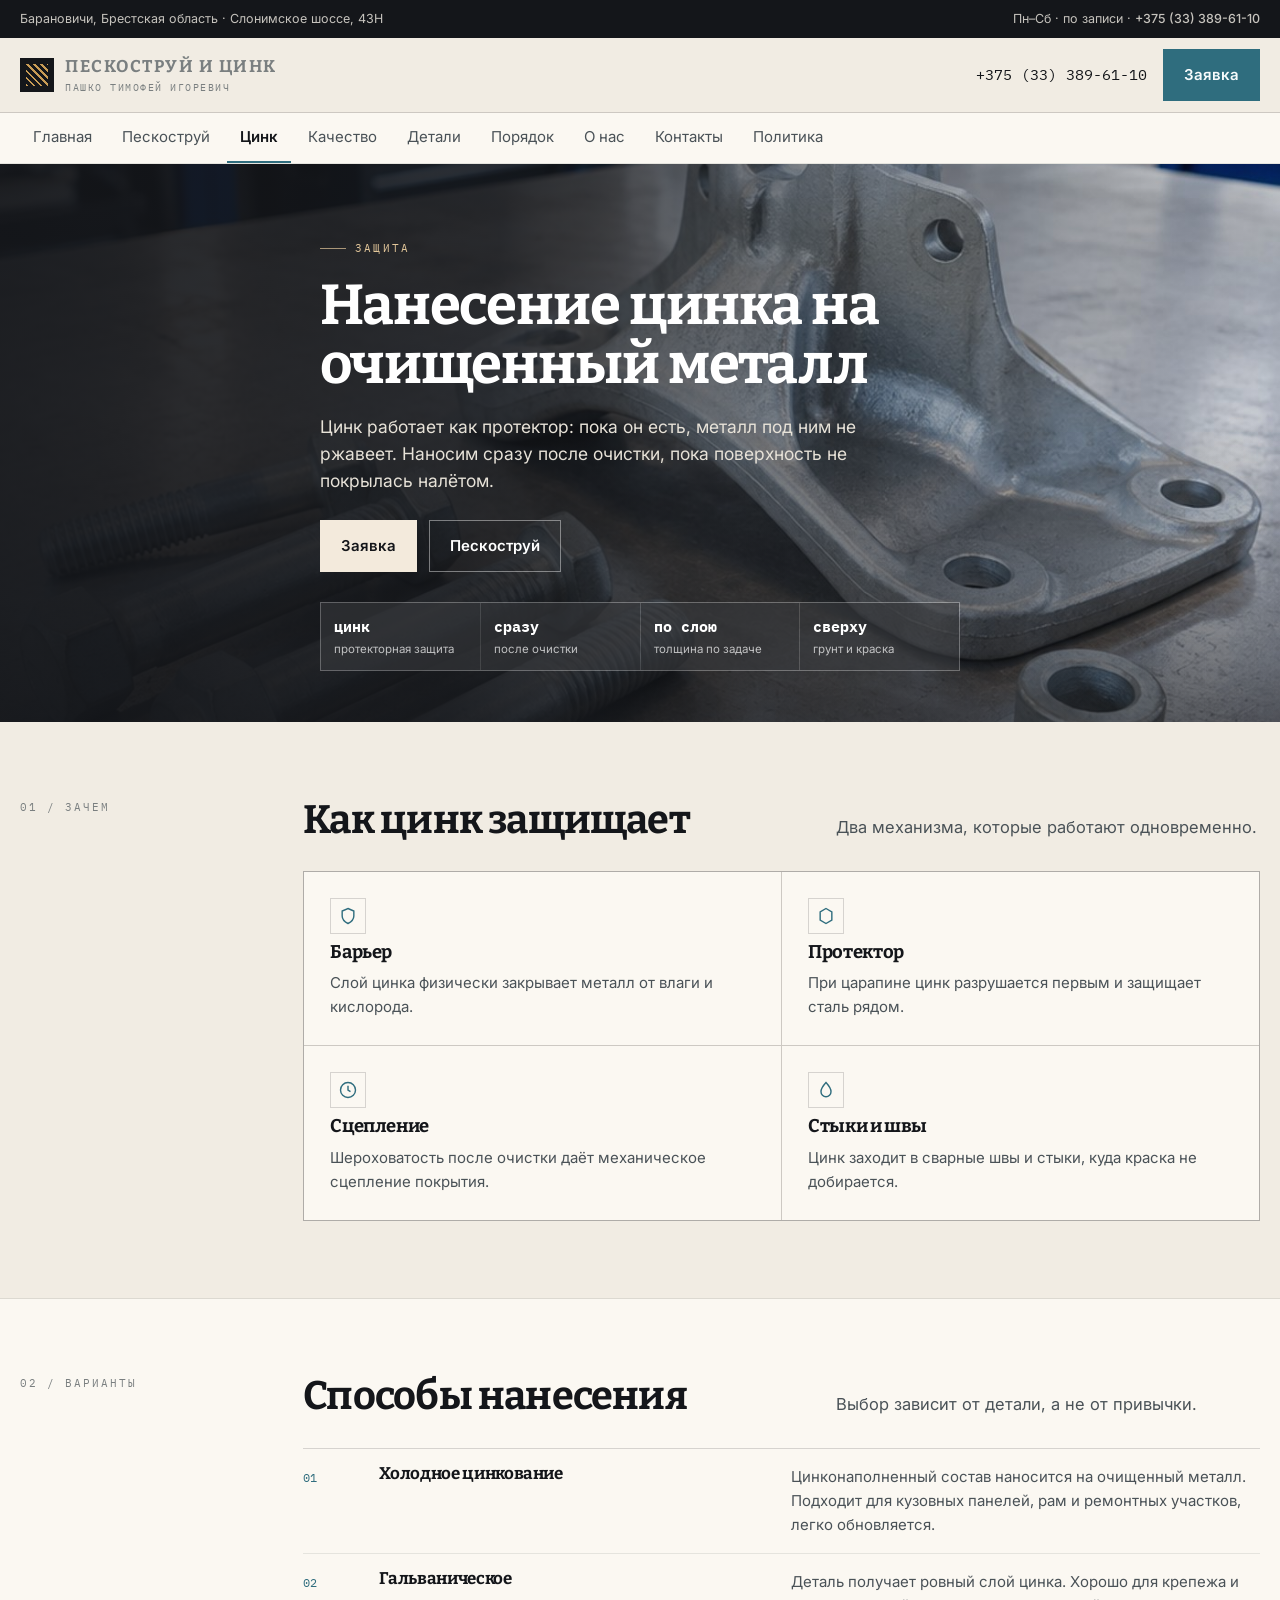
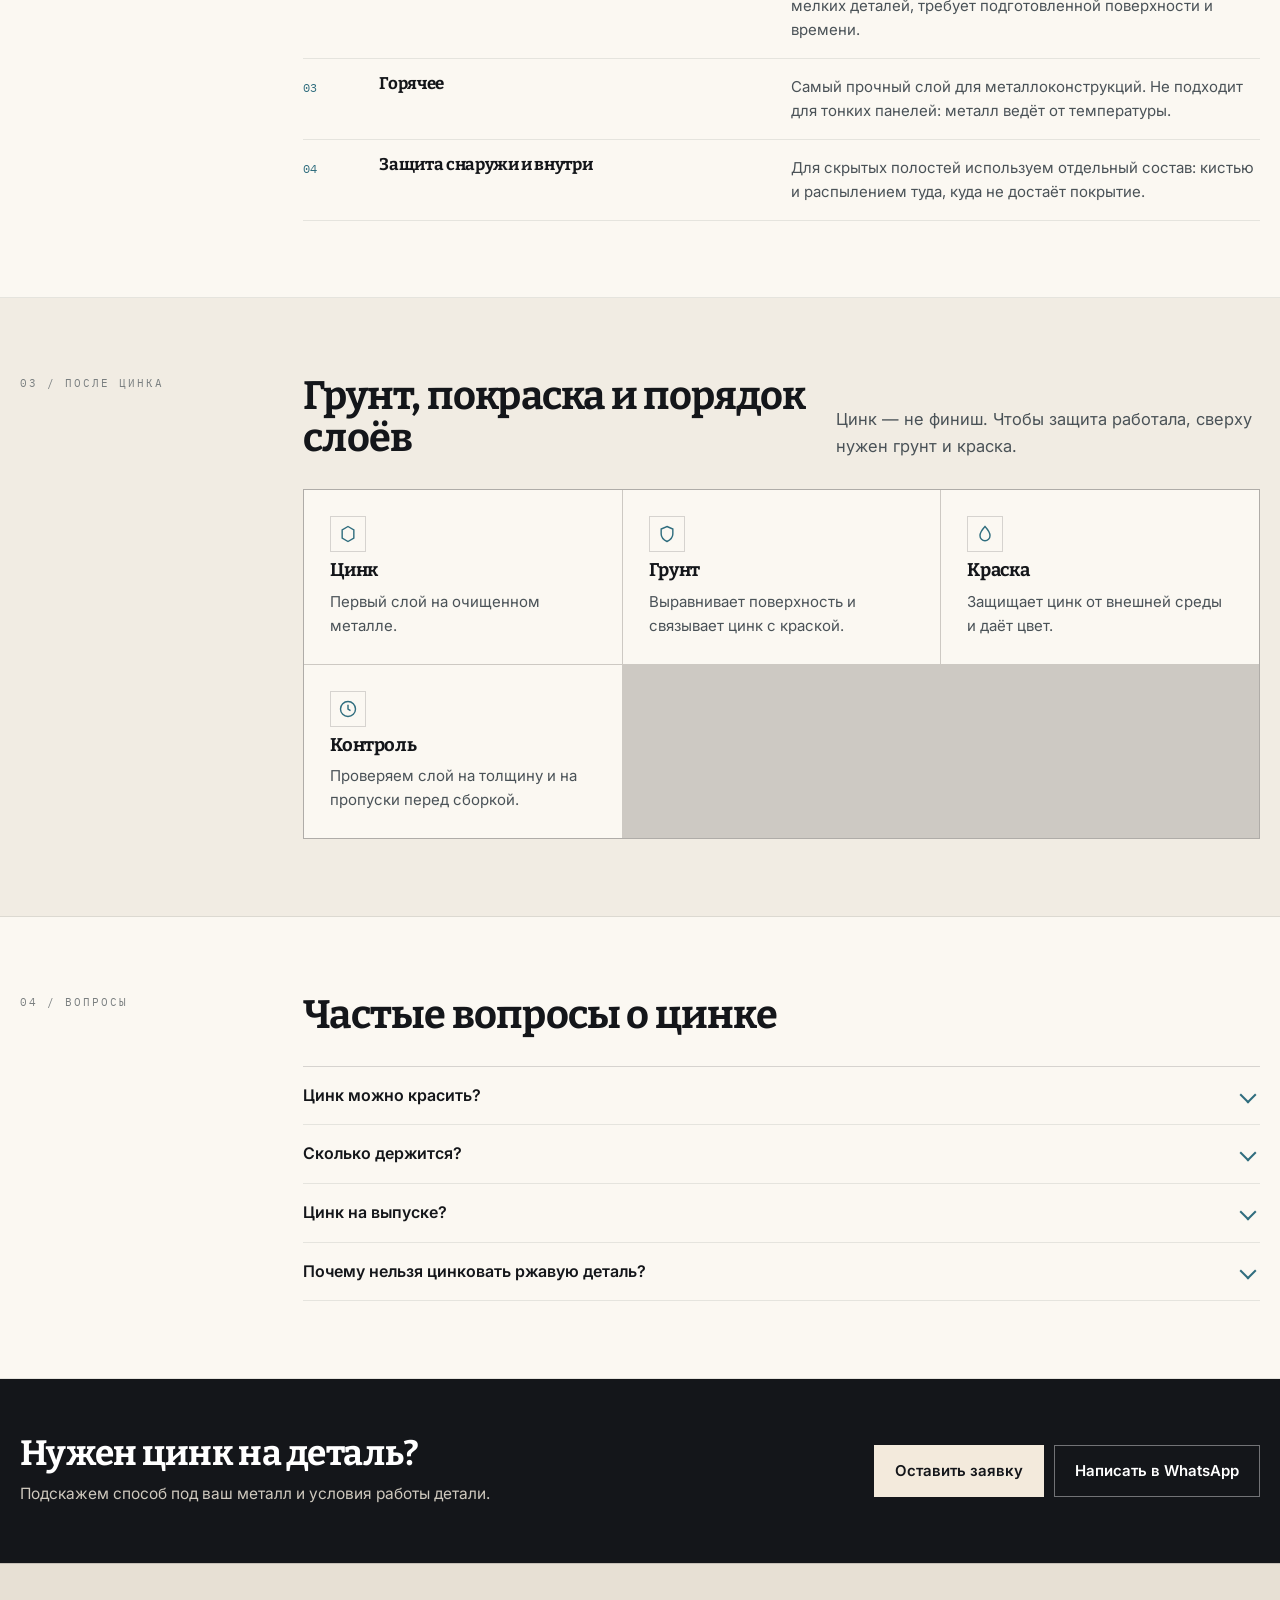
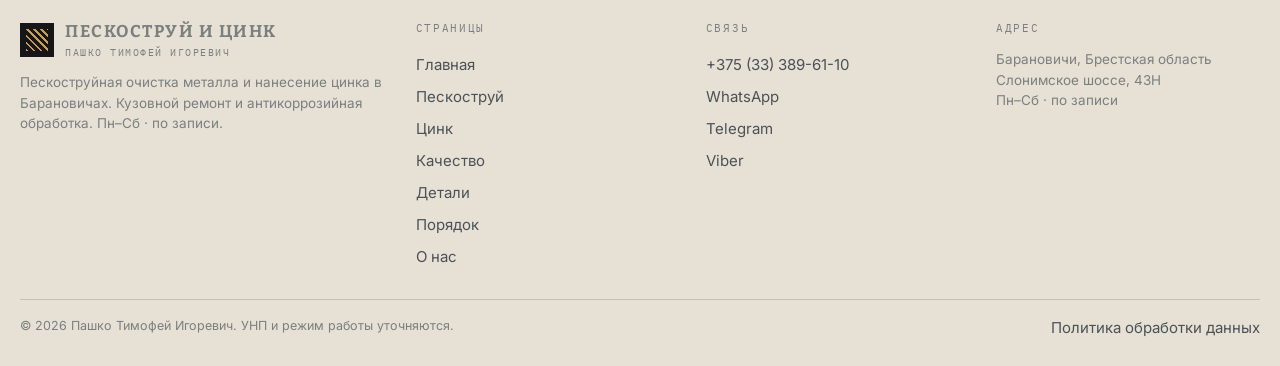
<file: cink.html>
<!doctype html><html lang="ru"><head><meta charset="utf-8"><meta name="viewport" content="width=device-width,initial-scale=1"><title>Нанесение цинка в Барановичах — Пескоструй и цинк</title><meta name="description" content="Цинкование металла после пескоструйной очистки: холодное, гальваническое, защита стыков и швов. Барановичи."><link rel="icon" href="assets/img/favicon.svg" type="image/svg+xml"><style>
:root{--paper:#F1ECE3;--panel:#FBF8F2;--panel2:#E7E0D4;--ink:#14161A;--steel:#4A5257;
--muted:#7A7F80;--line:rgba(20,22,26,.16);--line2:rgba(20,22,26,.09);
--zinc:#2F6D7E;--zinc-d:#21515E;--rust:#A65A2A;--sand:#C99C55;
--f-b:'Bitter',Georgia,serif;--f-t:'Inter',system-ui,sans-serif;--f-m:'IBM Plex Mono',monospace}
*{box-sizing:border-box}
html{-webkit-text-size-adjust:100%;scroll-behavior:smooth;overflow-x:clip}
body{margin:0;background:var(--paper);color:var(--ink);font-family:var(--f-t);font-size:17px;line-height:1.6;
-webkit-font-smoothing:antialiased;overflow-x:hidden;padding-bottom:0}
@media(max-width:1049px){body{padding-bottom:58px}}
img{max-width:100%;display:block}
a{color:inherit}
.wrap{width:min(1240px,calc(100% - 40px));margin:0 auto}
@media(max-width:640px){.wrap{width:calc(100% - 26px)}}
h1,h2,h3{font-family:var(--f-b);font-weight:700;line-height:1.06;letter-spacing:-.02em;margin:0}
h1{font-size:clamp(2rem,4.4vw,3.6rem)}
h2{font-size:clamp(1.6rem,3.1vw,2.6rem)}
h3{font-size:clamp(1.05rem,1.7vw,1.3rem)}
p{margin:0}
.mono{font-family:var(--f-m);font-size:11px;letter-spacing:.18em;text-transform:uppercase;color:var(--zinc)}
.topbar{background:var(--ink);color:#EDE9E1;font-size:12.5px}
.topbar .wrap{display:flex;gap:20px;justify-content:space-between;align-items:center;min-height:38px;flex-wrap:wrap}
.topbar span{opacity:.82}
.topbar b{font-weight:500}
.hdr{position:sticky;top:0;z-index:60;background:rgba(241,236,227,.94);backdrop-filter:blur(12px);border-bottom:1px solid var(--line)}
.hdr__in{display:flex;align-items:center;gap:16px;min-height:74px}
.logo{display:flex;align-items:center;gap:11px;text-decoration:none;min-width:0}
.logo i{width:34px;height:34px;flex:0 0 34px;display:block;background:var(--ink);position:relative}
.logo i::after{content:"";position:absolute;left:6px;top:6px;right:6px;bottom:6px;
background:repeating-linear-gradient(45deg,var(--sand) 0 2px,transparent 2px 5px)}
.logo b{font-family:var(--f-b);font-size:17px;line-height:1.1}
.logo span{display:block;font-family:var(--f-m);font-size:9.5px;letter-spacing:.16em;text-transform:uppercase;color:var(--muted);margin-top:3px}
.hdr__sp{flex:1}
.hdr__tel{font-family:var(--f-m);font-size:14.5px;text-decoration:none;white-space:nowrap}
.btn{display:inline-flex;align-items:center;gap:9px;background:var(--ink);color:#F7F3EA;border:1px solid var(--ink);
padding:13px 20px;font-size:15px;font-weight:600;text-decoration:none;cursor:pointer;transition:background .2s,color .2s,transform .2s}
.btn:hover{background:var(--zinc);border-color:var(--zinc)}
.btn--line{background:transparent;color:var(--ink)}
.btn--line:hover{background:var(--ink);color:#F7F3EA}
.btn--zinc{background:var(--zinc);border-color:var(--zinc);color:#F7FBFC}
.btn--zinc:hover{background:var(--zinc-d);border-color:var(--zinc-d)}
.btn svg{width:16px;height:16px;fill:none;stroke:currentColor;stroke-width:1.9}
.burger{display:none;width:44px;height:44px;border:1px solid var(--line);background:transparent;align-items:center;justify-content:center;flex-direction:column;gap:5px;cursor:pointer}
.burger span{display:block;width:18px;height:2px;background:var(--ink)}
@media(max-width:1049px){.burger{display:flex}.hdr__tel{display:none}}
.strip{background:var(--panel);border-bottom:1px solid var(--line2)}
.strip__in{display:flex;gap:4px;overflow-x:auto;scrollbar-width:none}
.strip__in::-webkit-scrollbar{display:none}
.strip a{padding:12px 13px;font-size:15px;text-decoration:none;color:var(--steel);white-space:nowrap;border-bottom:2px solid transparent}
.strip a:hover{color:var(--ink)}
.strip a[aria-current]{color:var(--ink);border-bottom-color:var(--zinc);font-weight:600}
@media(max-width:640px){.strip a{font-size:13.5px;padding:10px 11px}}
.hero{position:relative;overflow:hidden;background:var(--ink);color:#fff;min-height:clamp(430px,62vh,620px);display:flex;align-items:flex-end}
.hero__bg{position:absolute;inset:0}
.hero__bg img{width:100%;height:100%;object-fit:cover;object-position:64% 50%}
.hero__bg::after{content:"";position:absolute;inset:0;
background:linear-gradient(96deg,rgba(20,22,26,.94) 0%,rgba(20,22,26,.86) 38%,rgba(20,22,26,.42) 66%,rgba(20,22,26,.1) 100%),
linear-gradient(0deg,rgba(20,22,26,.6),transparent 55%)}
.hero__in{position:relative;z-index:2;padding:clamp(30px,5vw,64px) 0 clamp(26px,4vw,52px);max-width:640px}
.hero .kick{color:#E3C79A}
.kick{display:inline-flex;align-items:center;gap:9px;font-family:var(--f-m);font-size:11px;letter-spacing:.2em;text-transform:uppercase;color:var(--zinc)}
.kick::before{content:"";width:26px;height:1px;background:currentColor;opacity:.7}
.hero h1{color:#fff;margin:18px 0 0;max-width:19ch}
.hero h1 em{font-style:normal;color:#DFC08C}
.hero__lead{margin-top:18px;font-size:clamp(15px,1.5vw,17.5px);line-height:1.55;color:#E7E2D8;max-width:52ch}
.hero__cta{display:flex;gap:12px;flex-wrap:wrap;margin-top:26px}
.hero .btn{background:#F3EADC;border-color:#F3EADC;color:var(--ink)}
.hero .btn:hover{background:#fff;border-color:#fff}
.hero .btn--line{background:transparent;border-color:rgba(255,255,255,.42);color:#fff}
.hero .btn--line:hover{background:rgba(255,255,255,.12);border-color:#fff;color:#fff}
.hero__figs{display:grid;grid-template-columns:repeat(4,minmax(0,1fr));gap:1px;background:rgba(255,255,255,.18);
margin-top:30px;border:1px solid rgba(255,255,255,.16)}
.hero__figs div{background:rgba(20,22,26,.5);padding:12px 13px;min-width:0}
.hero__figs b{display:block;font-family:var(--f-m);font-size:15px;color:#fff;letter-spacing:0}
.hero__figs span{display:block;font-size:11.5px;line-height:1.35;color:rgba(255,255,255,.7);margin-top:3px}
@media(max-width:720px){.hero__figs{grid-template-columns:repeat(2,minmax(0,1fr))}}
.band{padding:clamp(46px,6vw,86px) 0;border-bottom:1px solid var(--line2)}
.band--alt{background:var(--panel)}
.band--ink{background:var(--ink);color:#EDE9E1;border-bottom:0}
.band--ink h2,.band--ink h3{color:#fff}
.band--ink .kick{color:#E3C79A}
.band--ink p{color:#CFC9BE}
.sect{display:grid;grid-template-columns:minmax(0,1fr);gap:clamp(18px,2.6vw,34px)}
@media(min-width:1000px){.sect{grid-template-columns:250px minmax(0,1fr)}}
.sect__side{display:flex;flex-direction:column;gap:10px;align-items:flex-start}
.sect__side .mono{color:var(--muted)}
@media(min-width:1000px){.sect__side{position:sticky;top:130px;align-self:start}}
.sect__head{display:grid;gap:14px;margin-bottom:clamp(18px,2.4vw,30px)}
@media(min-width:820px){.sect__head{grid-template-columns:minmax(0,1.1fr) minmax(0,.9fr);align-items:end}}
.sect__head p{color:var(--steel);font-size:16.5px;max-width:46ch}
</style><link rel="preconnect" href="https://fonts.googleapis.com"><link rel="preconnect" href="https://fonts.gstatic.com" crossorigin><link href="https://fonts.googleapis.com/css2?family=Bitter:wght@600;700&family=Inter:wght@400;500;600&family=IBM+Plex+Mono:wght@400;500&display=swap" rel="stylesheet"><link rel="stylesheet" href="assets/css/site.v1.css"></head><body><div class="topbar"><div class="wrap"><span>Барановичи, Брестская область · Слонимское шоссе, 43Н</span><span>Пн–Сб · по записи · <b><a href="tel:+375333896110" style="color:inherit;text-decoration:none">+375 (33) 389-61-10</a></b></span></div></div><header class="hdr"><div class="wrap hdr__in"><a class="logo" href="index.html"><i></i><span style="display:block"><b>Пескоструй и цинк</b><span>Пашко Тимофей Игоревич</span></span></a><span class="hdr__sp"></span><a class="hdr__tel" href="tel:+375333896110">+375 (33) 389-61-10</a><a class="btn btn--zinc" href="kontakty.html#zayavka">Заявка</a><button class="burger" id="burger" aria-label="Меню" aria-expanded="false"><span></span><span></span><span></span></button></div></header><div class="strip" aria-label="Страницы"><div class="wrap strip__in"><a href="index.html">Главная</a><a href="peskostruy.html">Пескоструй</a><a href="cink.html" aria-current="page">Цинк</a><a href="kachestvo.html">Качество</a><a href="detali.html">Детали</a><a href="etapi.html">Порядок</a><a href="o-mastere.html">О нас</a><a href="kontakty.html">Контакты</a><a href="politika.html">Политика</a></div></div><div class="drawer" id="drawer" data-open="false"><div class="drawer__top"><b style="font-family:var(--f-b);font-size:17px">Пескоструй и цинк</b><button class="burger" id="drawerClose" aria-label="Закрыть" style="display:flex"><span></span><span></span><span></span></button></div><nav><a href="index.html">Главная</a><a href="peskostruy.html">Пескоструй</a><a href="cink.html" aria-current="page">Цинк</a><a href="kachestvo.html">Качество</a><a href="detali.html">Детали</a><a href="etapi.html">Порядок</a><a href="o-mastere.html">О нас</a><a href="kontakty.html">Контакты</a><a href="politika.html">Политика</a></nav><div class="drawer__act"><a class="btn" href="tel:+375333896110">Позвонить +375 (33) 389-61-10</a><a class="btn btn--line" href="https://wa.me/375333896110" target="_blank" rel="noopener">WhatsApp</a></div></div><main><section class="hero"><div class="hero__bg"><img src="assets/img/zinc.jpg" alt="" fetchpriority="high"></div><div class="hero__in wrap"><span class="kick">защита</span><h1>Нанесение цинка на очищенный металл</h1><p class="hero__lead">Цинк работает как протектор: пока он есть, металл под ним не ржавеет. Наносим сразу после очистки, пока поверхность не покрылась налётом.</p><div class="hero__cta"><a class="btn" href="kontakty.html#zayavka">Заявка</a><a class="btn btn--line" href="peskostruy.html">Пескоструй</a></div><div class="hero__figs"><div><b>цинк</b><span>протекторная защита</span></div><div><b>сразу</b><span>после очистки</span></div><div><b>по слою</b><span>толщина по задаче</span></div><div><b>сверху</b><span>грунт и краска</span></div></div></div></section><section class="band "><div class="wrap"><div class="sect"><div class="sect__side"><span class="mono">01 / зачем</span></div><div><div class="sect__head"><h2>Как цинк защищает</h2><p>Два механизма, которые работают одновременно.</p></div><div class="cards cards--2"><article class="card"><span class="card__ico"><svg viewBox="0 0 24 24"><path d="M12 3l7 3v6c0 5-3 7-7 9-4-2-7-4-7-9V6z"/></svg></span><h3>Барьер</h3><p>Слой цинка физически закрывает металл от влаги и кислорода.</p></article><article class="card"><span class="card__ico"><svg viewBox="0 0 24 24"><path d="M12 3l7 4v10l-7 4-7-4V7z"/></svg></span><h3>Протектор</h3><p>При царапине цинк разрушается первым и защищает сталь рядом.</p></article><article class="card"><span class="card__ico"><svg viewBox="0 0 24 24"><path d="M12 7v5l3 2M12 21a9 9 0 100-18 9 9 0 000 18z"/></svg></span><h3>Сцепление</h3><p>Шероховатость после очистки даёт механическое сцепление покрытия.</p></article><article class="card"><span class="card__ico"><svg viewBox="0 0 24 24"><path d="M12 3s6 6.5 6 11a6 6 0 01-12 0c0-4.5 6-11 6-11z"/></svg></span><h3>Стыки и швы</h3><p>Цинк заходит в сварные швы и стыки, куда краска не добирается.</p></article></div></div></div></div></section><section class="band band--alt"><div class="wrap"><div class="sect"><div class="sect__side"><span class="mono">02 / варианты</span></div><div><div class="sect__head"><h2>Способы нанесения</h2><p>Выбор зависит от детали, а не от привычки.</p></div><div class="rows"><div class="row"><span class="row__n">01</span><h3>Холодное цинкование</h3><p>Цинконаполненный состав наносится на очищенный металл. Подходит для кузовных панелей, рам и ремонтных участков, легко обновляется.</p></div><div class="row"><span class="row__n">02</span><h3>Гальваническое</h3><p>Деталь получает ровный слой цинка. Хорошо для крепежа и мелких деталей, требует подготовленной поверхности и времени.</p></div><div class="row"><span class="row__n">03</span><h3>Горячее</h3><p>Самый прочный слой для металлоконструкций. Не подходит для тонких панелей: металл ведёт от температуры.</p></div><div class="row"><span class="row__n">04</span><h3>Защита снаружи и внутри</h3><p>Для скрытых полостей используем отдельный состав: кистью и распылением туда, куда не достаёт покрытие.</p></div></div></div></div></div></section><section class="band "><div class="wrap"><div class="sect"><div class="sect__side"><span class="mono">03 / после цинка</span></div><div><div class="sect__head"><h2>Грунт, покраска и порядок слоёв</h2><p>Цинк — не финиш. Чтобы защита работала, сверху нужен грунт и краска.</p></div><div class="cards"><article class="card"><span class="card__ico"><svg viewBox="0 0 24 24"><path d="M12 3l7 4v10l-7 4-7-4V7z"/></svg></span><h3>Цинк</h3><p>Первый слой на очищенном металле.</p></article><article class="card"><span class="card__ico"><svg viewBox="0 0 24 24"><path d="M12 3l7 3v6c0 5-3 7-7 9-4-2-7-4-7-9V6z"/></svg></span><h3>Грунт</h3><p>Выравнивает поверхность и связывает цинк с краской.</p></article><article class="card"><span class="card__ico"><svg viewBox="0 0 24 24"><path d="M12 3s6 6.5 6 11a6 6 0 01-12 0c0-4.5 6-11 6-11z"/></svg></span><h3>Краска</h3><p>Защищает цинк от внешней среды и даёт цвет.</p></article><article class="card"><span class="card__ico"><svg viewBox="0 0 24 24"><path d="M12 7v5l3 2M12 21a9 9 0 100-18 9 9 0 000 18z"/></svg></span><h3>Контроль</h3><p>Проверяем слой на толщину и на пропуски перед сборкой.</p></article></div></div></div></div></section><section class="band band--alt"><div class="wrap"><div class="sect"><div class="sect__side"><span class="mono">04 / вопросы</span></div><div><div class="sect__head"><h2>Частые вопросы о цинке</h2></div><div class="faq"><details><summary>Цинк можно красить?</summary><p>Да, но не любой краской и только по подобранному грунту: цинк химически активен. Мы говорим, что использовать, чтобы покрытие не вспучилось.</p></details><details><summary>Сколько держится?</summary><p>Зависит от условий: под краской и в сухой среде служит очень долго, на днище и в солях — меньше. Периодически слой осматривают и обновляют.</p></details><details><summary>Цинк на выпуске?</summary><p>Нет. Высокая температура разрушает защиту, на выпускных узлах применяем термостойкие покрытия.</p></details><details><summary>Почему нельзя цинковать ржавую деталь?</summary><p>Цинк ляжет на ржавчину, а не на металл. Под ним коррозия продолжит развиваться, и покрытие отойдёт пластами.</p></details></div></div></div></div></section><section class="cta"><div class="wrap cta__in"><div><h2>Нужен цинк на деталь?</h2><p>Подскажем способ под ваш металл и условия работы детали.</p></div><div class="cta__act"><a class="btn" href="kontakty.html#zayavka">Оставить заявку</a><a class="btn btn--line" href="https://wa.me/375333896110">Написать в WhatsApp</a></div></div></section></main><script src="assets/js/main.v1.js" defer></script><footer class="foot"><div class="wrap"><div class="foot__grid"><div><div class="logo" style="margin-bottom:12px"><i></i><span style="display:block"><b>Пескоструй и цинк</b><span>Пашко Тимофей Игоревич</span></span></div><p class="note">Пескоструйная очистка металла и нанесение цинка в Барановичах. Кузовной ремонт и антикоррозийная обработка. Пн–Сб · по записи.</p></div><div><h4>Страницы</h4><a href="index.html">Главная</a><a href="peskostruy.html">Пескоструй</a><a href="cink.html">Цинк</a><a href="kachestvo.html">Качество</a><a href="detali.html">Детали</a><a href="etapi.html">Порядок</a><a href="o-mastere.html">О нас</a></div><div><h4>Связь</h4><a href="tel:+375333896110">+375 (33) 389-61-10</a><a href="https://wa.me/375333896110" target="_blank" rel="noopener">WhatsApp</a><a href="https://t.me/+375333896110" target="_blank" rel="noopener">Telegram</a><a href="viber://chat?number=%2B375333896110">Viber</a></div><div><h4>Адрес</h4><p class="note">Барановичи, Брестская область<br>Слонимское шоссе, 43Н<br>Пн–Сб · по записи</p></div></div><div class="foot__bo"><span>© 2026 Пашко Тимофей Игоревич. УНП и режим работы уточняются.</span><span><a href="politika.html" style="display:inline;padding:0">Политика обработки данных</a></span></div></div></footer><div class="fbar"><a href="tel:+375333896110"><svg viewBox="0 0 24 24"><path d="M4 5c0-1 1-2 2-2h2l2 5-2 1c1 3 3 5 6 6l1-2 5 2v2c0 1-1 2-2 2C10 19 4 13 4 5z"/></svg>Позвонить</a><a href="https://wa.me/375333896110" target="_blank" rel="noopener"><svg viewBox="0 0 24 24"><path d="M4 20l1-4A8 8 0 1112 20a8 8 0 01-4-1l-4 1z"/></svg>WhatsApp</a><a href="viber://chat?number=%2B375333896110"><svg viewBox="0 0 24 24"><path d="M12 3a7 7 0 017 7v2a7 7 0 01-7 7l-4 2 1-3a7 7 0 013-15z"/></svg>Viber</a><a href="https://t.me/+375333896110" target="_blank" rel="noopener"><svg viewBox="0 0 24 24"><path d="M21 4L3 11l5 2 2 6 3-4 4 3 4-14z"/></svg>Telegram</a></div>
</file>
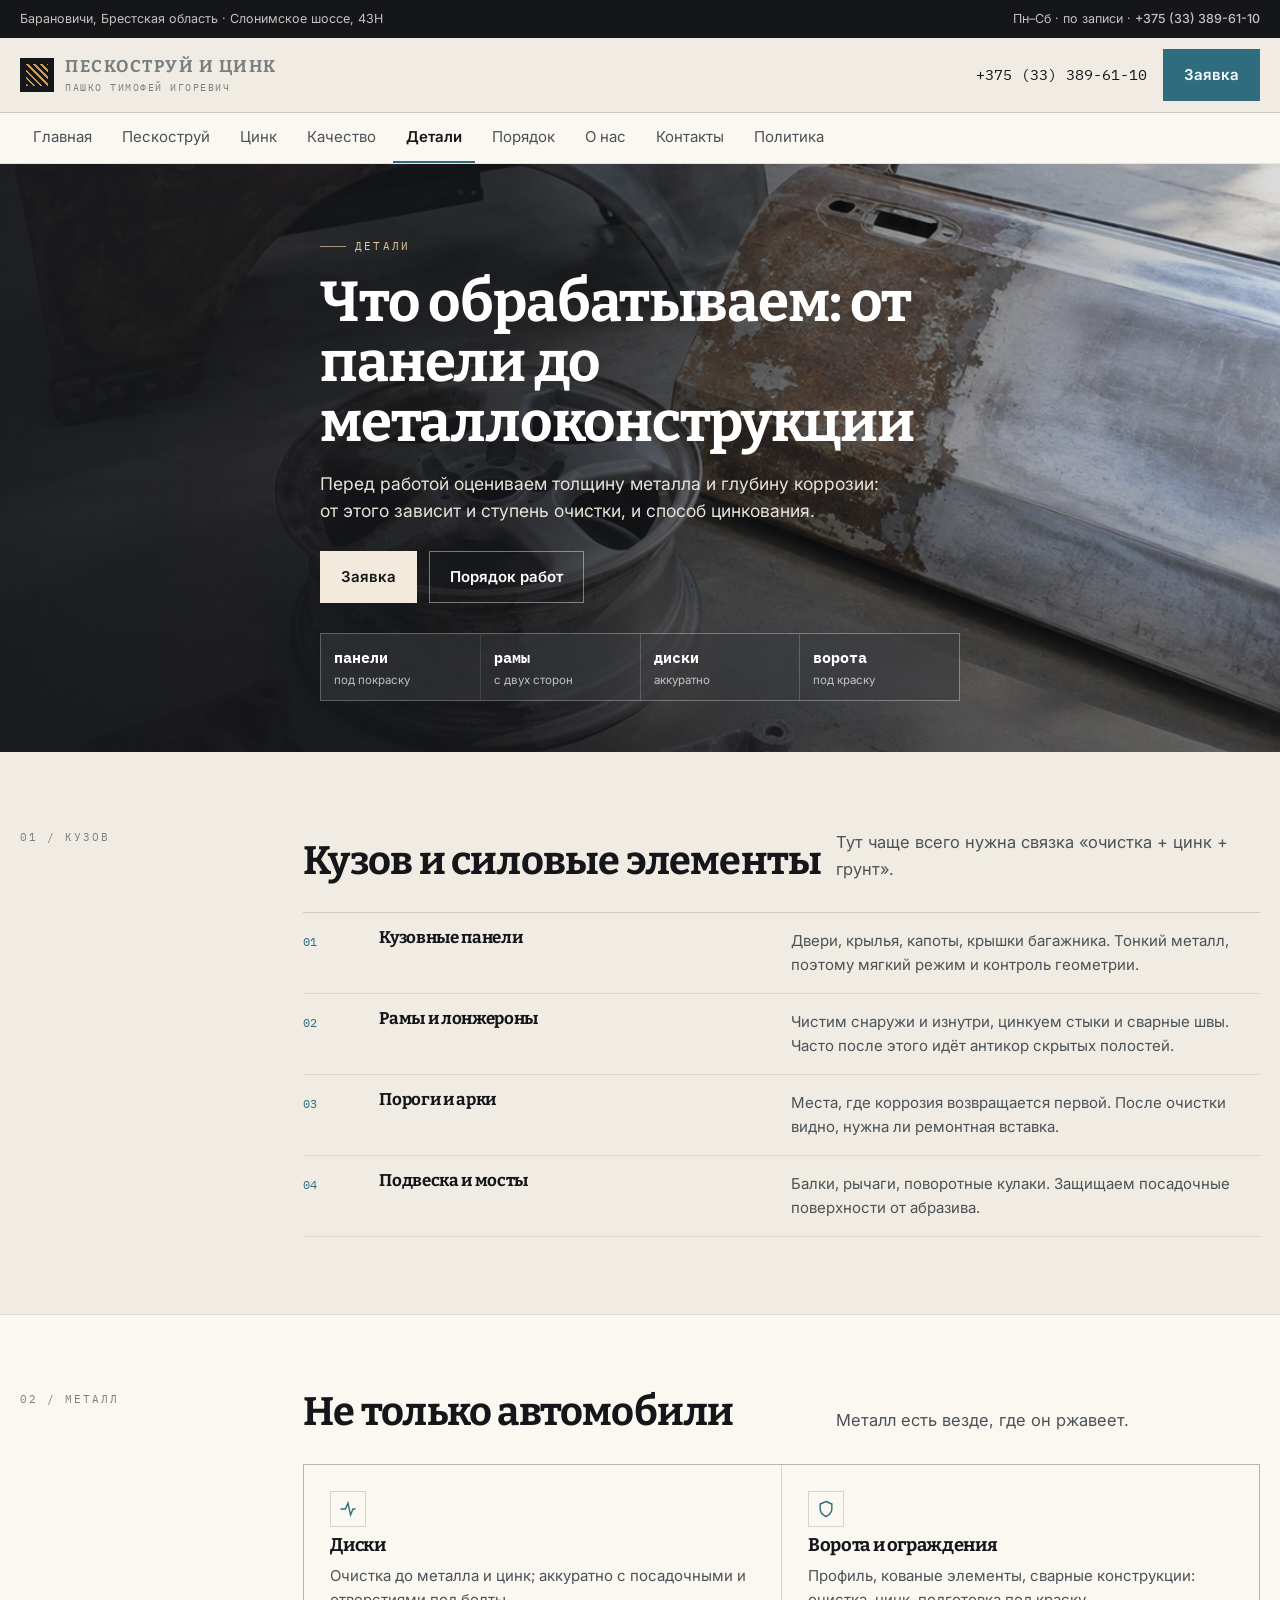
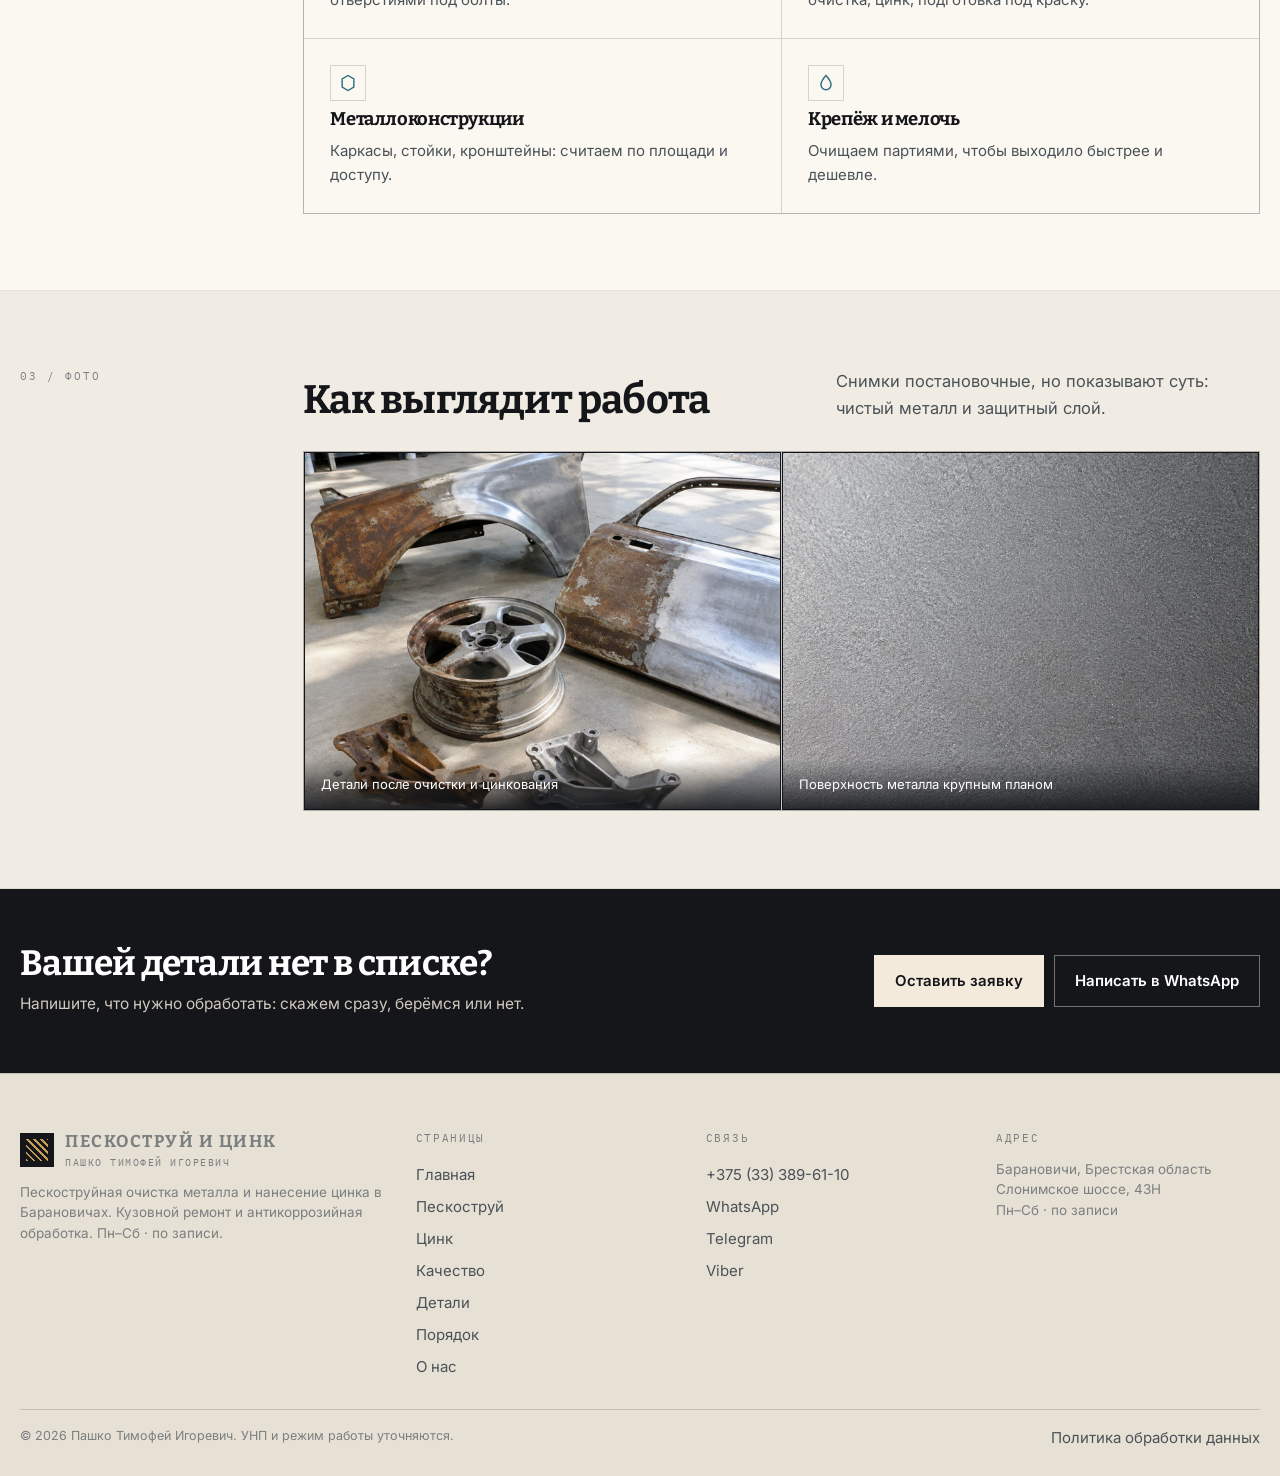
<file: detali.html>
<!doctype html><html lang="ru"><head><meta charset="utf-8"><meta name="viewport" content="width=device-width,initial-scale=1"><title>Что обрабатываем: детали и металлоконструкции — Пескоструй и цинк</title><meta name="description" content="Пескоструй и цинкование кузовных панелей, рам, порогов, дисков, ворот и металлоконструкций в Барановичах."><link rel="icon" href="assets/img/favicon.svg" type="image/svg+xml"><style>
:root{--paper:#F1ECE3;--panel:#FBF8F2;--panel2:#E7E0D4;--ink:#14161A;--steel:#4A5257;
--muted:#7A7F80;--line:rgba(20,22,26,.16);--line2:rgba(20,22,26,.09);
--zinc:#2F6D7E;--zinc-d:#21515E;--rust:#A65A2A;--sand:#C99C55;
--f-b:'Bitter',Georgia,serif;--f-t:'Inter',system-ui,sans-serif;--f-m:'IBM Plex Mono',monospace}
*{box-sizing:border-box}
html{-webkit-text-size-adjust:100%;scroll-behavior:smooth;overflow-x:clip}
body{margin:0;background:var(--paper);color:var(--ink);font-family:var(--f-t);font-size:17px;line-height:1.6;
-webkit-font-smoothing:antialiased;overflow-x:hidden;padding-bottom:0}
@media(max-width:1049px){body{padding-bottom:58px}}
img{max-width:100%;display:block}
a{color:inherit}
.wrap{width:min(1240px,calc(100% - 40px));margin:0 auto}
@media(max-width:640px){.wrap{width:calc(100% - 26px)}}
h1,h2,h3{font-family:var(--f-b);font-weight:700;line-height:1.06;letter-spacing:-.02em;margin:0}
h1{font-size:clamp(2rem,4.4vw,3.6rem)}
h2{font-size:clamp(1.6rem,3.1vw,2.6rem)}
h3{font-size:clamp(1.05rem,1.7vw,1.3rem)}
p{margin:0}
.mono{font-family:var(--f-m);font-size:11px;letter-spacing:.18em;text-transform:uppercase;color:var(--zinc)}
.topbar{background:var(--ink);color:#EDE9E1;font-size:12.5px}
.topbar .wrap{display:flex;gap:20px;justify-content:space-between;align-items:center;min-height:38px;flex-wrap:wrap}
.topbar span{opacity:.82}
.topbar b{font-weight:500}
.hdr{position:sticky;top:0;z-index:60;background:rgba(241,236,227,.94);backdrop-filter:blur(12px);border-bottom:1px solid var(--line)}
.hdr__in{display:flex;align-items:center;gap:16px;min-height:74px}
.logo{display:flex;align-items:center;gap:11px;text-decoration:none;min-width:0}
.logo i{width:34px;height:34px;flex:0 0 34px;display:block;background:var(--ink);position:relative}
.logo i::after{content:"";position:absolute;left:6px;top:6px;right:6px;bottom:6px;
background:repeating-linear-gradient(45deg,var(--sand) 0 2px,transparent 2px 5px)}
.logo b{font-family:var(--f-b);font-size:17px;line-height:1.1}
.logo span{display:block;font-family:var(--f-m);font-size:9.5px;letter-spacing:.16em;text-transform:uppercase;color:var(--muted);margin-top:3px}
.hdr__sp{flex:1}
.hdr__tel{font-family:var(--f-m);font-size:14.5px;text-decoration:none;white-space:nowrap}
.btn{display:inline-flex;align-items:center;gap:9px;background:var(--ink);color:#F7F3EA;border:1px solid var(--ink);
padding:13px 20px;font-size:15px;font-weight:600;text-decoration:none;cursor:pointer;transition:background .2s,color .2s,transform .2s}
.btn:hover{background:var(--zinc);border-color:var(--zinc)}
.btn--line{background:transparent;color:var(--ink)}
.btn--line:hover{background:var(--ink);color:#F7F3EA}
.btn--zinc{background:var(--zinc);border-color:var(--zinc);color:#F7FBFC}
.btn--zinc:hover{background:var(--zinc-d);border-color:var(--zinc-d)}
.btn svg{width:16px;height:16px;fill:none;stroke:currentColor;stroke-width:1.9}
.burger{display:none;width:44px;height:44px;border:1px solid var(--line);background:transparent;align-items:center;justify-content:center;flex-direction:column;gap:5px;cursor:pointer}
.burger span{display:block;width:18px;height:2px;background:var(--ink)}
@media(max-width:1049px){.burger{display:flex}.hdr__tel{display:none}}
.strip{background:var(--panel);border-bottom:1px solid var(--line2)}
.strip__in{display:flex;gap:4px;overflow-x:auto;scrollbar-width:none}
.strip__in::-webkit-scrollbar{display:none}
.strip a{padding:12px 13px;font-size:15px;text-decoration:none;color:var(--steel);white-space:nowrap;border-bottom:2px solid transparent}
.strip a:hover{color:var(--ink)}
.strip a[aria-current]{color:var(--ink);border-bottom-color:var(--zinc);font-weight:600}
@media(max-width:640px){.strip a{font-size:13.5px;padding:10px 11px}}
.hero{position:relative;overflow:hidden;background:var(--ink);color:#fff;min-height:clamp(430px,62vh,620px);display:flex;align-items:flex-end}
.hero__bg{position:absolute;inset:0}
.hero__bg img{width:100%;height:100%;object-fit:cover;object-position:64% 50%}
.hero__bg::after{content:"";position:absolute;inset:0;
background:linear-gradient(96deg,rgba(20,22,26,.94) 0%,rgba(20,22,26,.86) 38%,rgba(20,22,26,.42) 66%,rgba(20,22,26,.1) 100%),
linear-gradient(0deg,rgba(20,22,26,.6),transparent 55%)}
.hero__in{position:relative;z-index:2;padding:clamp(30px,5vw,64px) 0 clamp(26px,4vw,52px);max-width:640px}
.hero .kick{color:#E3C79A}
.kick{display:inline-flex;align-items:center;gap:9px;font-family:var(--f-m);font-size:11px;letter-spacing:.2em;text-transform:uppercase;color:var(--zinc)}
.kick::before{content:"";width:26px;height:1px;background:currentColor;opacity:.7}
.hero h1{color:#fff;margin:18px 0 0;max-width:19ch}
.hero h1 em{font-style:normal;color:#DFC08C}
.hero__lead{margin-top:18px;font-size:clamp(15px,1.5vw,17.5px);line-height:1.55;color:#E7E2D8;max-width:52ch}
.hero__cta{display:flex;gap:12px;flex-wrap:wrap;margin-top:26px}
.hero .btn{background:#F3EADC;border-color:#F3EADC;color:var(--ink)}
.hero .btn:hover{background:#fff;border-color:#fff}
.hero .btn--line{background:transparent;border-color:rgba(255,255,255,.42);color:#fff}
.hero .btn--line:hover{background:rgba(255,255,255,.12);border-color:#fff;color:#fff}
.hero__figs{display:grid;grid-template-columns:repeat(4,minmax(0,1fr));gap:1px;background:rgba(255,255,255,.18);
margin-top:30px;border:1px solid rgba(255,255,255,.16)}
.hero__figs div{background:rgba(20,22,26,.5);padding:12px 13px;min-width:0}
.hero__figs b{display:block;font-family:var(--f-m);font-size:15px;color:#fff;letter-spacing:0}
.hero__figs span{display:block;font-size:11.5px;line-height:1.35;color:rgba(255,255,255,.7);margin-top:3px}
@media(max-width:720px){.hero__figs{grid-template-columns:repeat(2,minmax(0,1fr))}}
.band{padding:clamp(46px,6vw,86px) 0;border-bottom:1px solid var(--line2)}
.band--alt{background:var(--panel)}
.band--ink{background:var(--ink);color:#EDE9E1;border-bottom:0}
.band--ink h2,.band--ink h3{color:#fff}
.band--ink .kick{color:#E3C79A}
.band--ink p{color:#CFC9BE}
.sect{display:grid;grid-template-columns:minmax(0,1fr);gap:clamp(18px,2.6vw,34px)}
@media(min-width:1000px){.sect{grid-template-columns:250px minmax(0,1fr)}}
.sect__side{display:flex;flex-direction:column;gap:10px;align-items:flex-start}
.sect__side .mono{color:var(--muted)}
@media(min-width:1000px){.sect__side{position:sticky;top:130px;align-self:start}}
.sect__head{display:grid;gap:14px;margin-bottom:clamp(18px,2.4vw,30px)}
@media(min-width:820px){.sect__head{grid-template-columns:minmax(0,1.1fr) minmax(0,.9fr);align-items:end}}
.sect__head p{color:var(--steel);font-size:16.5px;max-width:46ch}
</style><link rel="preconnect" href="https://fonts.googleapis.com"><link rel="preconnect" href="https://fonts.gstatic.com" crossorigin><link href="https://fonts.googleapis.com/css2?family=Bitter:wght@600;700&family=Inter:wght@400;500;600&family=IBM+Plex+Mono:wght@400;500&display=swap" rel="stylesheet"><link rel="stylesheet" href="assets/css/site.v1.css"></head><body><div class="topbar"><div class="wrap"><span>Барановичи, Брестская область · Слонимское шоссе, 43Н</span><span>Пн–Сб · по записи · <b><a href="tel:+375333896110" style="color:inherit;text-decoration:none">+375 (33) 389-61-10</a></b></span></div></div><header class="hdr"><div class="wrap hdr__in"><a class="logo" href="index.html"><i></i><span style="display:block"><b>Пескоструй и цинк</b><span>Пашко Тимофей Игоревич</span></span></a><span class="hdr__sp"></span><a class="hdr__tel" href="tel:+375333896110">+375 (33) 389-61-10</a><a class="btn btn--zinc" href="kontakty.html#zayavka">Заявка</a><button class="burger" id="burger" aria-label="Меню" aria-expanded="false"><span></span><span></span><span></span></button></div></header><div class="strip" aria-label="Страницы"><div class="wrap strip__in"><a href="index.html">Главная</a><a href="peskostruy.html">Пескоструй</a><a href="cink.html">Цинк</a><a href="kachestvo.html">Качество</a><a href="detali.html" aria-current="page">Детали</a><a href="etapi.html">Порядок</a><a href="o-mastere.html">О нас</a><a href="kontakty.html">Контакты</a><a href="politika.html">Политика</a></div></div><div class="drawer" id="drawer" data-open="false"><div class="drawer__top"><b style="font-family:var(--f-b);font-size:17px">Пескоструй и цинк</b><button class="burger" id="drawerClose" aria-label="Закрыть" style="display:flex"><span></span><span></span><span></span></button></div><nav><a href="index.html">Главная</a><a href="peskostruy.html">Пескоструй</a><a href="cink.html">Цинк</a><a href="kachestvo.html">Качество</a><a href="detali.html" aria-current="page">Детали</a><a href="etapi.html">Порядок</a><a href="o-mastere.html">О нас</a><a href="kontakty.html">Контакты</a><a href="politika.html">Политика</a></nav><div class="drawer__act"><a class="btn" href="tel:+375333896110">Позвонить +375 (33) 389-61-10</a><a class="btn btn--line" href="https://wa.me/375333896110" target="_blank" rel="noopener">WhatsApp</a></div></div><main><section class="hero"><div class="hero__bg"><img src="assets/img/parts.jpg" alt="" fetchpriority="high"></div><div class="hero__in wrap"><span class="kick">детали</span><h1>Что обрабатываем: от панели до металлоконструкции</h1><p class="hero__lead">Перед работой оцениваем толщину металла и глубину коррозии: от этого зависит и ступень очистки, и способ цинкования.</p><div class="hero__cta"><a class="btn" href="kontakty.html#zayavka">Заявка</a><a class="btn btn--line" href="etapi.html">Порядок работ</a></div><div class="hero__figs"><div><b>панели</b><span>под покраску</span></div><div><b>рамы</b><span>с двух сторон</span></div><div><b>диски</b><span>аккуратно</span></div><div><b>ворота</b><span>под краску</span></div></div></div></section><section class="band "><div class="wrap"><div class="sect"><div class="sect__side"><span class="mono">01 / кузов</span></div><div><div class="sect__head"><h2>Кузов и силовые элементы</h2><p>Тут чаще всего нужна связка «очистка + цинк + грунт».</p></div><div class="rows"><div class="row"><span class="row__n">01</span><h3>Кузовные панели</h3><p>Двери, крылья, капоты, крышки багажника. Тонкий металл, поэтому мягкий режим и контроль геометрии.</p></div><div class="row"><span class="row__n">02</span><h3>Рамы и лонжероны</h3><p>Чистим снаружи и изнутри, цинкуем стыки и сварные швы. Часто после этого идёт антикор скрытых полостей.</p></div><div class="row"><span class="row__n">03</span><h3>Пороги и арки</h3><p>Места, где коррозия возвращается первой. После очистки видно, нужна ли ремонтная вставка.</p></div><div class="row"><span class="row__n">04</span><h3>Подвеска и мосты</h3><p>Балки, рычаги, поворотные кулаки. Защищаем посадочные поверхности от абразива.</p></div></div></div></div></div></section><section class="band band--alt"><div class="wrap"><div class="sect"><div class="sect__side"><span class="mono">02 / металл</span></div><div><div class="sect__head"><h2>Не только автомобили</h2><p>Металл есть везде, где он ржавеет.</p></div><div class="cards cards--2"><article class="card"><span class="card__ico"><svg viewBox="0 0 24 24"><path d="M3 12h6l3-7 3 14 3-7h3"/></svg></span><h3>Диски</h3><p>Очистка до металла и цинк; аккуратно с посадочными и отверстиями под болты.</p></article><article class="card"><span class="card__ico"><svg viewBox="0 0 24 24"><path d="M12 3l7 3v6c0 5-3 7-7 9-4-2-7-4-7-9V6z"/></svg></span><h3>Ворота и ограждения</h3><p>Профиль, кованые элементы, сварные конструкции: очистка, цинк, подготовка под краску.</p></article><article class="card"><span class="card__ico"><svg viewBox="0 0 24 24"><path d="M12 3l7 4v10l-7 4-7-4V7z"/></svg></span><h3>Металлоконструкции</h3><p>Каркасы, стойки, кронштейны: считаем по площади и доступу.</p></article><article class="card"><span class="card__ico"><svg viewBox="0 0 24 24"><path d="M12 3s6 6.5 6 11a6 6 0 01-12 0c0-4.5 6-11 6-11z"/></svg></span><h3>Крепёж и мелочь</h3><p>Очищаем партиями, чтобы выходило быстрее и дешевле.</p></article></div></div></div></div></section><section class="band "><div class="wrap"><div class="sect"><div class="sect__side"><span class="mono">03 / фото</span></div><div><div class="sect__head"><h2>Как выглядит работа</h2><p>Снимки постановочные, но показывают суть: чистый металл и защитный слой.</p></div><div class="cards cards--2"><figure class="plate"><img src="assets/img/parts.jpg" alt="Детали после очистки и цинкования" loading="lazy"><figcaption>Детали после очистки и цинкования</figcaption></figure><figure class="plate"><img src="assets/img/detail.jpg" alt="Поверхность металла крупным планом" loading="lazy"><figcaption>Поверхность металла крупным планом</figcaption></figure></div></div></div></div></section><section class="cta"><div class="wrap cta__in"><div><h2>Вашей детали нет в списке?</h2><p>Напишите, что нужно обработать: скажем сразу, берёмся или нет.</p></div><div class="cta__act"><a class="btn" href="kontakty.html#zayavka">Оставить заявку</a><a class="btn btn--line" href="https://wa.me/375333896110">Написать в WhatsApp</a></div></div></section></main><script src="assets/js/main.v1.js" defer></script><footer class="foot"><div class="wrap"><div class="foot__grid"><div><div class="logo" style="margin-bottom:12px"><i></i><span style="display:block"><b>Пескоструй и цинк</b><span>Пашко Тимофей Игоревич</span></span></div><p class="note">Пескоструйная очистка металла и нанесение цинка в Барановичах. Кузовной ремонт и антикоррозийная обработка. Пн–Сб · по записи.</p></div><div><h4>Страницы</h4><a href="index.html">Главная</a><a href="peskostruy.html">Пескоструй</a><a href="cink.html">Цинк</a><a href="kachestvo.html">Качество</a><a href="detali.html">Детали</a><a href="etapi.html">Порядок</a><a href="o-mastere.html">О нас</a></div><div><h4>Связь</h4><a href="tel:+375333896110">+375 (33) 389-61-10</a><a href="https://wa.me/375333896110" target="_blank" rel="noopener">WhatsApp</a><a href="https://t.me/+375333896110" target="_blank" rel="noopener">Telegram</a><a href="viber://chat?number=%2B375333896110">Viber</a></div><div><h4>Адрес</h4><p class="note">Барановичи, Брестская область<br>Слонимское шоссе, 43Н<br>Пн–Сб · по записи</p></div></div><div class="foot__bo"><span>© 2026 Пашко Тимофей Игоревич. УНП и режим работы уточняются.</span><span><a href="politika.html" style="display:inline;padding:0">Политика обработки данных</a></span></div></div></footer><div class="fbar"><a href="tel:+375333896110"><svg viewBox="0 0 24 24"><path d="M4 5c0-1 1-2 2-2h2l2 5-2 1c1 3 3 5 6 6l1-2 5 2v2c0 1-1 2-2 2C10 19 4 13 4 5z"/></svg>Позвонить</a><a href="https://wa.me/375333896110" target="_blank" rel="noopener"><svg viewBox="0 0 24 24"><path d="M4 20l1-4A8 8 0 1112 20a8 8 0 01-4-1l-4 1z"/></svg>WhatsApp</a><a href="viber://chat?number=%2B375333896110"><svg viewBox="0 0 24 24"><path d="M12 3a7 7 0 017 7v2a7 7 0 01-7 7l-4 2 1-3a7 7 0 013-15z"/></svg>Viber</a><a href="https://t.me/+375333896110" target="_blank" rel="noopener"><svg viewBox="0 0 24 24"><path d="M21 4L3 11l5 2 2 6 3-4 4 3 4-14z"/></svg>Telegram</a></div>
</file>
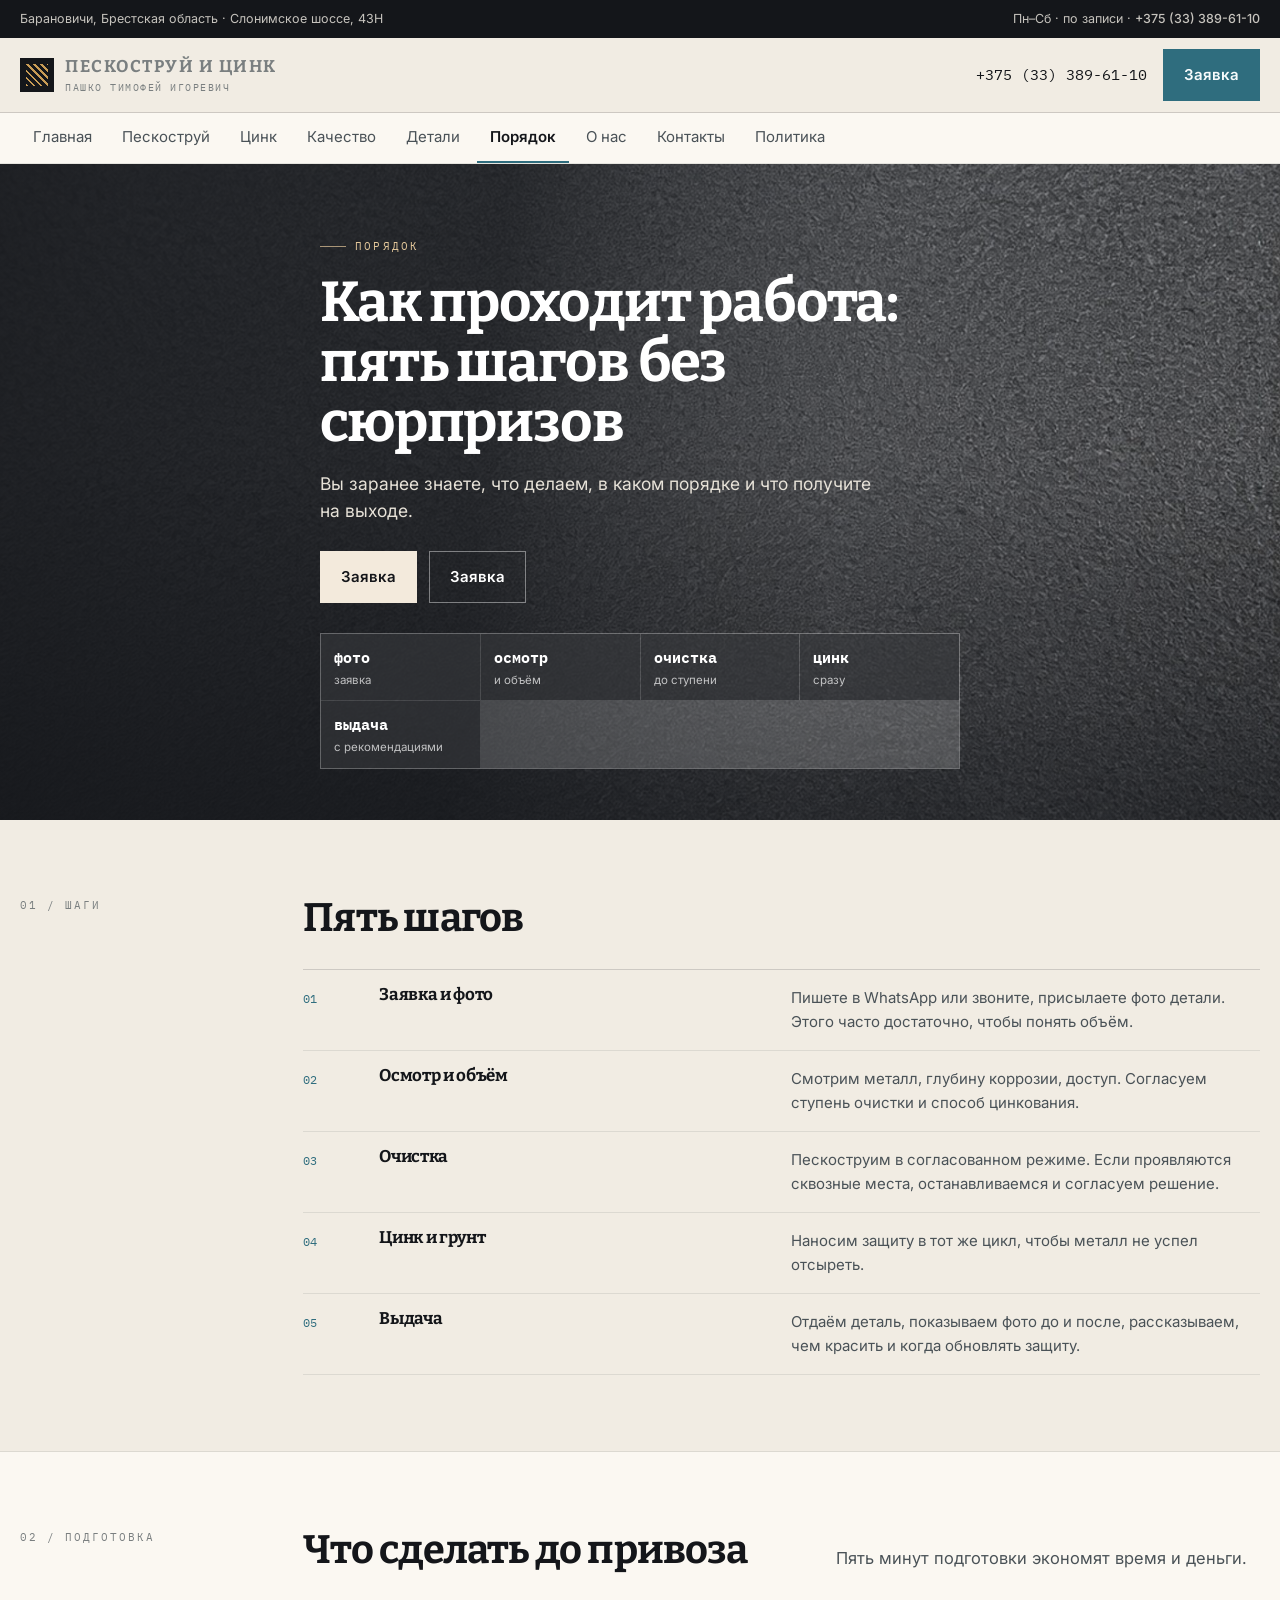
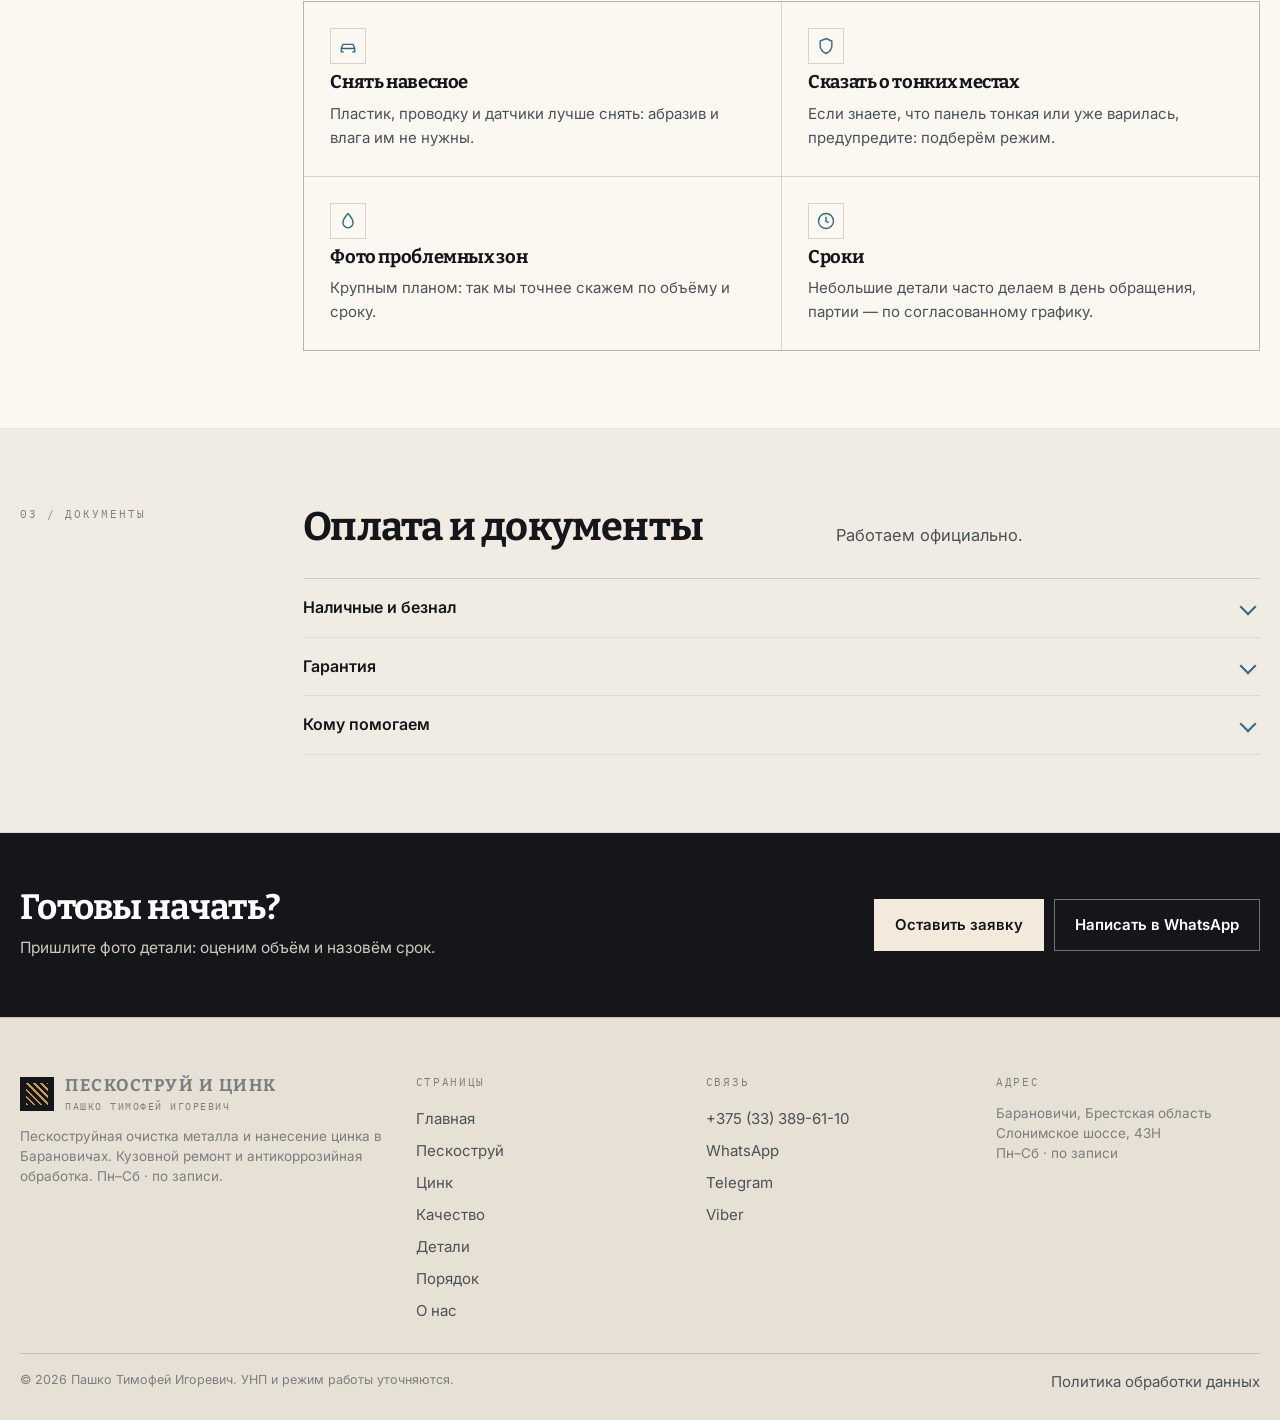
<file: etapi.html>
<!doctype html><html lang="ru"><head><meta charset="utf-8"><meta name="viewport" content="width=device-width,initial-scale=1"><title>Порядок работ: очистка, цинк, выдача — Пескоструй и цинк</title><meta name="description" content="Пять шагов работы: заявка, осмотр, пескоструйная очистка, цинкование, выдача с рекомендациями. Барановичи."><link rel="icon" href="assets/img/favicon.svg" type="image/svg+xml"><style>
:root{--paper:#F1ECE3;--panel:#FBF8F2;--panel2:#E7E0D4;--ink:#14161A;--steel:#4A5257;
--muted:#7A7F80;--line:rgba(20,22,26,.16);--line2:rgba(20,22,26,.09);
--zinc:#2F6D7E;--zinc-d:#21515E;--rust:#A65A2A;--sand:#C99C55;
--f-b:'Bitter',Georgia,serif;--f-t:'Inter',system-ui,sans-serif;--f-m:'IBM Plex Mono',monospace}
*{box-sizing:border-box}
html{-webkit-text-size-adjust:100%;scroll-behavior:smooth;overflow-x:clip}
body{margin:0;background:var(--paper);color:var(--ink);font-family:var(--f-t);font-size:17px;line-height:1.6;
-webkit-font-smoothing:antialiased;overflow-x:hidden;padding-bottom:0}
@media(max-width:1049px){body{padding-bottom:58px}}
img{max-width:100%;display:block}
a{color:inherit}
.wrap{width:min(1240px,calc(100% - 40px));margin:0 auto}
@media(max-width:640px){.wrap{width:calc(100% - 26px)}}
h1,h2,h3{font-family:var(--f-b);font-weight:700;line-height:1.06;letter-spacing:-.02em;margin:0}
h1{font-size:clamp(2rem,4.4vw,3.6rem)}
h2{font-size:clamp(1.6rem,3.1vw,2.6rem)}
h3{font-size:clamp(1.05rem,1.7vw,1.3rem)}
p{margin:0}
.mono{font-family:var(--f-m);font-size:11px;letter-spacing:.18em;text-transform:uppercase;color:var(--zinc)}
.topbar{background:var(--ink);color:#EDE9E1;font-size:12.5px}
.topbar .wrap{display:flex;gap:20px;justify-content:space-between;align-items:center;min-height:38px;flex-wrap:wrap}
.topbar span{opacity:.82}
.topbar b{font-weight:500}
.hdr{position:sticky;top:0;z-index:60;background:rgba(241,236,227,.94);backdrop-filter:blur(12px);border-bottom:1px solid var(--line)}
.hdr__in{display:flex;align-items:center;gap:16px;min-height:74px}
.logo{display:flex;align-items:center;gap:11px;text-decoration:none;min-width:0}
.logo i{width:34px;height:34px;flex:0 0 34px;display:block;background:var(--ink);position:relative}
.logo i::after{content:"";position:absolute;left:6px;top:6px;right:6px;bottom:6px;
background:repeating-linear-gradient(45deg,var(--sand) 0 2px,transparent 2px 5px)}
.logo b{font-family:var(--f-b);font-size:17px;line-height:1.1}
.logo span{display:block;font-family:var(--f-m);font-size:9.5px;letter-spacing:.16em;text-transform:uppercase;color:var(--muted);margin-top:3px}
.hdr__sp{flex:1}
.hdr__tel{font-family:var(--f-m);font-size:14.5px;text-decoration:none;white-space:nowrap}
.btn{display:inline-flex;align-items:center;gap:9px;background:var(--ink);color:#F7F3EA;border:1px solid var(--ink);
padding:13px 20px;font-size:15px;font-weight:600;text-decoration:none;cursor:pointer;transition:background .2s,color .2s,transform .2s}
.btn:hover{background:var(--zinc);border-color:var(--zinc)}
.btn--line{background:transparent;color:var(--ink)}
.btn--line:hover{background:var(--ink);color:#F7F3EA}
.btn--zinc{background:var(--zinc);border-color:var(--zinc);color:#F7FBFC}
.btn--zinc:hover{background:var(--zinc-d);border-color:var(--zinc-d)}
.btn svg{width:16px;height:16px;fill:none;stroke:currentColor;stroke-width:1.9}
.burger{display:none;width:44px;height:44px;border:1px solid var(--line);background:transparent;align-items:center;justify-content:center;flex-direction:column;gap:5px;cursor:pointer}
.burger span{display:block;width:18px;height:2px;background:var(--ink)}
@media(max-width:1049px){.burger{display:flex}.hdr__tel{display:none}}
.strip{background:var(--panel);border-bottom:1px solid var(--line2)}
.strip__in{display:flex;gap:4px;overflow-x:auto;scrollbar-width:none}
.strip__in::-webkit-scrollbar{display:none}
.strip a{padding:12px 13px;font-size:15px;text-decoration:none;color:var(--steel);white-space:nowrap;border-bottom:2px solid transparent}
.strip a:hover{color:var(--ink)}
.strip a[aria-current]{color:var(--ink);border-bottom-color:var(--zinc);font-weight:600}
@media(max-width:640px){.strip a{font-size:13.5px;padding:10px 11px}}
.hero{position:relative;overflow:hidden;background:var(--ink);color:#fff;min-height:clamp(430px,62vh,620px);display:flex;align-items:flex-end}
.hero__bg{position:absolute;inset:0}
.hero__bg img{width:100%;height:100%;object-fit:cover;object-position:64% 50%}
.hero__bg::after{content:"";position:absolute;inset:0;
background:linear-gradient(96deg,rgba(20,22,26,.94) 0%,rgba(20,22,26,.86) 38%,rgba(20,22,26,.42) 66%,rgba(20,22,26,.1) 100%),
linear-gradient(0deg,rgba(20,22,26,.6),transparent 55%)}
.hero__in{position:relative;z-index:2;padding:clamp(30px,5vw,64px) 0 clamp(26px,4vw,52px);max-width:640px}
.hero .kick{color:#E3C79A}
.kick{display:inline-flex;align-items:center;gap:9px;font-family:var(--f-m);font-size:11px;letter-spacing:.2em;text-transform:uppercase;color:var(--zinc)}
.kick::before{content:"";width:26px;height:1px;background:currentColor;opacity:.7}
.hero h1{color:#fff;margin:18px 0 0;max-width:19ch}
.hero h1 em{font-style:normal;color:#DFC08C}
.hero__lead{margin-top:18px;font-size:clamp(15px,1.5vw,17.5px);line-height:1.55;color:#E7E2D8;max-width:52ch}
.hero__cta{display:flex;gap:12px;flex-wrap:wrap;margin-top:26px}
.hero .btn{background:#F3EADC;border-color:#F3EADC;color:var(--ink)}
.hero .btn:hover{background:#fff;border-color:#fff}
.hero .btn--line{background:transparent;border-color:rgba(255,255,255,.42);color:#fff}
.hero .btn--line:hover{background:rgba(255,255,255,.12);border-color:#fff;color:#fff}
.hero__figs{display:grid;grid-template-columns:repeat(4,minmax(0,1fr));gap:1px;background:rgba(255,255,255,.18);
margin-top:30px;border:1px solid rgba(255,255,255,.16)}
.hero__figs div{background:rgba(20,22,26,.5);padding:12px 13px;min-width:0}
.hero__figs b{display:block;font-family:var(--f-m);font-size:15px;color:#fff;letter-spacing:0}
.hero__figs span{display:block;font-size:11.5px;line-height:1.35;color:rgba(255,255,255,.7);margin-top:3px}
@media(max-width:720px){.hero__figs{grid-template-columns:repeat(2,minmax(0,1fr))}}
.band{padding:clamp(46px,6vw,86px) 0;border-bottom:1px solid var(--line2)}
.band--alt{background:var(--panel)}
.band--ink{background:var(--ink);color:#EDE9E1;border-bottom:0}
.band--ink h2,.band--ink h3{color:#fff}
.band--ink .kick{color:#E3C79A}
.band--ink p{color:#CFC9BE}
.sect{display:grid;grid-template-columns:minmax(0,1fr);gap:clamp(18px,2.6vw,34px)}
@media(min-width:1000px){.sect{grid-template-columns:250px minmax(0,1fr)}}
.sect__side{display:flex;flex-direction:column;gap:10px;align-items:flex-start}
.sect__side .mono{color:var(--muted)}
@media(min-width:1000px){.sect__side{position:sticky;top:130px;align-self:start}}
.sect__head{display:grid;gap:14px;margin-bottom:clamp(18px,2.4vw,30px)}
@media(min-width:820px){.sect__head{grid-template-columns:minmax(0,1.1fr) minmax(0,.9fr);align-items:end}}
.sect__head p{color:var(--steel);font-size:16.5px;max-width:46ch}
</style><link rel="preconnect" href="https://fonts.googleapis.com"><link rel="preconnect" href="https://fonts.gstatic.com" crossorigin><link href="https://fonts.googleapis.com/css2?family=Bitter:wght@600;700&family=Inter:wght@400;500;600&family=IBM+Plex+Mono:wght@400;500&display=swap" rel="stylesheet"><link rel="stylesheet" href="assets/css/site.v1.css"></head><body><div class="topbar"><div class="wrap"><span>Барановичи, Брестская область · Слонимское шоссе, 43Н</span><span>Пн–Сб · по записи · <b><a href="tel:+375333896110" style="color:inherit;text-decoration:none">+375 (33) 389-61-10</a></b></span></div></div><header class="hdr"><div class="wrap hdr__in"><a class="logo" href="index.html"><i></i><span style="display:block"><b>Пескоструй и цинк</b><span>Пашко Тимофей Игоревич</span></span></a><span class="hdr__sp"></span><a class="hdr__tel" href="tel:+375333896110">+375 (33) 389-61-10</a><a class="btn btn--zinc" href="kontakty.html#zayavka">Заявка</a><button class="burger" id="burger" aria-label="Меню" aria-expanded="false"><span></span><span></span><span></span></button></div></header><div class="strip" aria-label="Страницы"><div class="wrap strip__in"><a href="index.html">Главная</a><a href="peskostruy.html">Пескоструй</a><a href="cink.html">Цинк</a><a href="kachestvo.html">Качество</a><a href="detali.html">Детали</a><a href="etapi.html" aria-current="page">Порядок</a><a href="o-mastere.html">О нас</a><a href="kontakty.html">Контакты</a><a href="politika.html">Политика</a></div></div><div class="drawer" id="drawer" data-open="false"><div class="drawer__top"><b style="font-family:var(--f-b);font-size:17px">Пескоструй и цинк</b><button class="burger" id="drawerClose" aria-label="Закрыть" style="display:flex"><span></span><span></span><span></span></button></div><nav><a href="index.html">Главная</a><a href="peskostruy.html">Пескоструй</a><a href="cink.html">Цинк</a><a href="kachestvo.html">Качество</a><a href="detali.html">Детали</a><a href="etapi.html" aria-current="page">Порядок</a><a href="o-mastere.html">О нас</a><a href="kontakty.html">Контакты</a><a href="politika.html">Политика</a></nav><div class="drawer__act"><a class="btn" href="tel:+375333896110">Позвонить +375 (33) 389-61-10</a><a class="btn btn--line" href="https://wa.me/375333896110" target="_blank" rel="noopener">WhatsApp</a></div></div><main><section class="hero"><div class="hero__bg"><img src="assets/img/formwork.jpg" alt="" fetchpriority="high"></div><div class="hero__in wrap"><span class="kick">порядок</span><h1>Как проходит работа: пять шагов без сюрпризов</h1><p class="hero__lead">Вы заранее знаете, что делаем, в каком порядке и что получите на выходе.</p><div class="hero__cta"><a class="btn" href="kontakty.html#zayavka">Заявка</a><a class="btn btn--line" href="kontakty.html#zayavka">Заявка</a></div><div class="hero__figs"><div><b>фото</b><span>заявка</span></div><div><b>осмотр</b><span>и объём</span></div><div><b>очистка</b><span>до ступени</span></div><div><b>цинк</b><span>сразу</span></div><div><b>выдача</b><span>с рекомендациями</span></div></div></div></section><section class="band "><div class="wrap"><div class="sect"><div class="sect__side"><span class="mono">01 / шаги</span></div><div><div class="sect__head"><h2>Пять шагов</h2></div><div class="rows"><div class="row"><span class="row__n">01</span><h3>Заявка и фото</h3><p>Пишете в WhatsApp или звоните, присылаете фото детали. Этого часто достаточно, чтобы понять объём.</p></div><div class="row"><span class="row__n">02</span><h3>Осмотр и объём</h3><p>Смотрим металл, глубину коррозии, доступ. Согласуем ступень очистки и способ цинкования.</p></div><div class="row"><span class="row__n">03</span><h3>Очистка</h3><p>Пескоструим в согласованном режиме. Если проявляются сквозные места, останавливаемся и согласуем решение.</p></div><div class="row"><span class="row__n">04</span><h3>Цинк и грунт</h3><p>Наносим защиту в тот же цикл, чтобы металл не успел отсыреть.</p></div><div class="row"><span class="row__n">05</span><h3>Выдача</h3><p>Отдаём деталь, показываем фото до и после, рассказываем, чем красить и когда обновлять защиту.</p></div></div></div></div></div></section><section class="band band--alt"><div class="wrap"><div class="sect"><div class="sect__side"><span class="mono">02 / подготовка</span></div><div><div class="sect__head"><h2>Что сделать до привоза</h2><p>Пять минут подготовки экономят время и деньги.</p></div><div class="cards cards--2"><article class="card"><span class="card__ico"><svg viewBox="0 0 24 24"><path d="M4 15l2-5h12l2 5v4h-3M7 19H4v-4h16v4h-3M8 15h8"/></svg></span><h3>Снять навесное</h3><p>Пластик, проводку и датчики лучше снять: абразив и влага им не нужны.</p></article><article class="card"><span class="card__ico"><svg viewBox="0 0 24 24"><path d="M12 3l7 3v6c0 5-3 7-7 9-4-2-7-4-7-9V6z"/></svg></span><h3>Сказать о тонких местах</h3><p>Если знаете, что панель тонкая или уже варилась, предупредите: подберём режим.</p></article><article class="card"><span class="card__ico"><svg viewBox="0 0 24 24"><path d="M12 3s6 6.5 6 11a6 6 0 01-12 0c0-4.5 6-11 6-11z"/></svg></span><h3>Фото проблемных зон</h3><p>Крупным планом: так мы точнее скажем по объёму и сроку.</p></article><article class="card"><span class="card__ico"><svg viewBox="0 0 24 24"><path d="M12 7v5l3 2M12 21a9 9 0 100-18 9 9 0 000 18z"/></svg></span><h3>Сроки</h3><p>Небольшие детали часто делаем в день обращения, партии — по согласованному графику.</p></article></div></div></div></div></section><section class="band "><div class="wrap"><div class="sect"><div class="sect__side"><span class="mono">03 / документы</span></div><div><div class="sect__head"><h2>Оплата и документы</h2><p>Работаем официально.</p></div><div class="faq"><details><summary>Наличные и безнал</summary><p>Оплата наличными и по безналу; для юрлиц — с документами.</p></details><details><summary>Гарантия</summary><p>Даём гарантию на работу. Условия зависят от детали и условий эксплуатации, проговариваем их до начала.</p></details><details><summary>Кому помогаем</summary><p>Частным автовладельцам, сервисам, которые отдают нам подготовку, и организациям с металлоконструкциями.</p></details></div></div></div></div></section><section class="cta"><div class="wrap cta__in"><div><h2>Готовы начать?</h2><p>Пришлите фото детали: оценим объём и назовём срок.</p></div><div class="cta__act"><a class="btn" href="kontakty.html#zayavka">Оставить заявку</a><a class="btn btn--line" href="https://wa.me/375333896110">Написать в WhatsApp</a></div></div></section></main><script src="assets/js/main.v1.js" defer></script><footer class="foot"><div class="wrap"><div class="foot__grid"><div><div class="logo" style="margin-bottom:12px"><i></i><span style="display:block"><b>Пескоструй и цинк</b><span>Пашко Тимофей Игоревич</span></span></div><p class="note">Пескоструйная очистка металла и нанесение цинка в Барановичах. Кузовной ремонт и антикоррозийная обработка. Пн–Сб · по записи.</p></div><div><h4>Страницы</h4><a href="index.html">Главная</a><a href="peskostruy.html">Пескоструй</a><a href="cink.html">Цинк</a><a href="kachestvo.html">Качество</a><a href="detali.html">Детали</a><a href="etapi.html">Порядок</a><a href="o-mastere.html">О нас</a></div><div><h4>Связь</h4><a href="tel:+375333896110">+375 (33) 389-61-10</a><a href="https://wa.me/375333896110" target="_blank" rel="noopener">WhatsApp</a><a href="https://t.me/+375333896110" target="_blank" rel="noopener">Telegram</a><a href="viber://chat?number=%2B375333896110">Viber</a></div><div><h4>Адрес</h4><p class="note">Барановичи, Брестская область<br>Слонимское шоссе, 43Н<br>Пн–Сб · по записи</p></div></div><div class="foot__bo"><span>© 2026 Пашко Тимофей Игоревич. УНП и режим работы уточняются.</span><span><a href="politika.html" style="display:inline;padding:0">Политика обработки данных</a></span></div></div></footer><div class="fbar"><a href="tel:+375333896110"><svg viewBox="0 0 24 24"><path d="M4 5c0-1 1-2 2-2h2l2 5-2 1c1 3 3 5 6 6l1-2 5 2v2c0 1-1 2-2 2C10 19 4 13 4 5z"/></svg>Позвонить</a><a href="https://wa.me/375333896110" target="_blank" rel="noopener"><svg viewBox="0 0 24 24"><path d="M4 20l1-4A8 8 0 1112 20a8 8 0 01-4-1l-4 1z"/></svg>WhatsApp</a><a href="viber://chat?number=%2B375333896110"><svg viewBox="0 0 24 24"><path d="M12 3a7 7 0 017 7v2a7 7 0 01-7 7l-4 2 1-3a7 7 0 013-15z"/></svg>Viber</a><a href="https://t.me/+375333896110" target="_blank" rel="noopener"><svg viewBox="0 0 24 24"><path d="M21 4L3 11l5 2 2 6 3-4 4 3 4-14z"/></svg>Telegram</a></div>
</file>
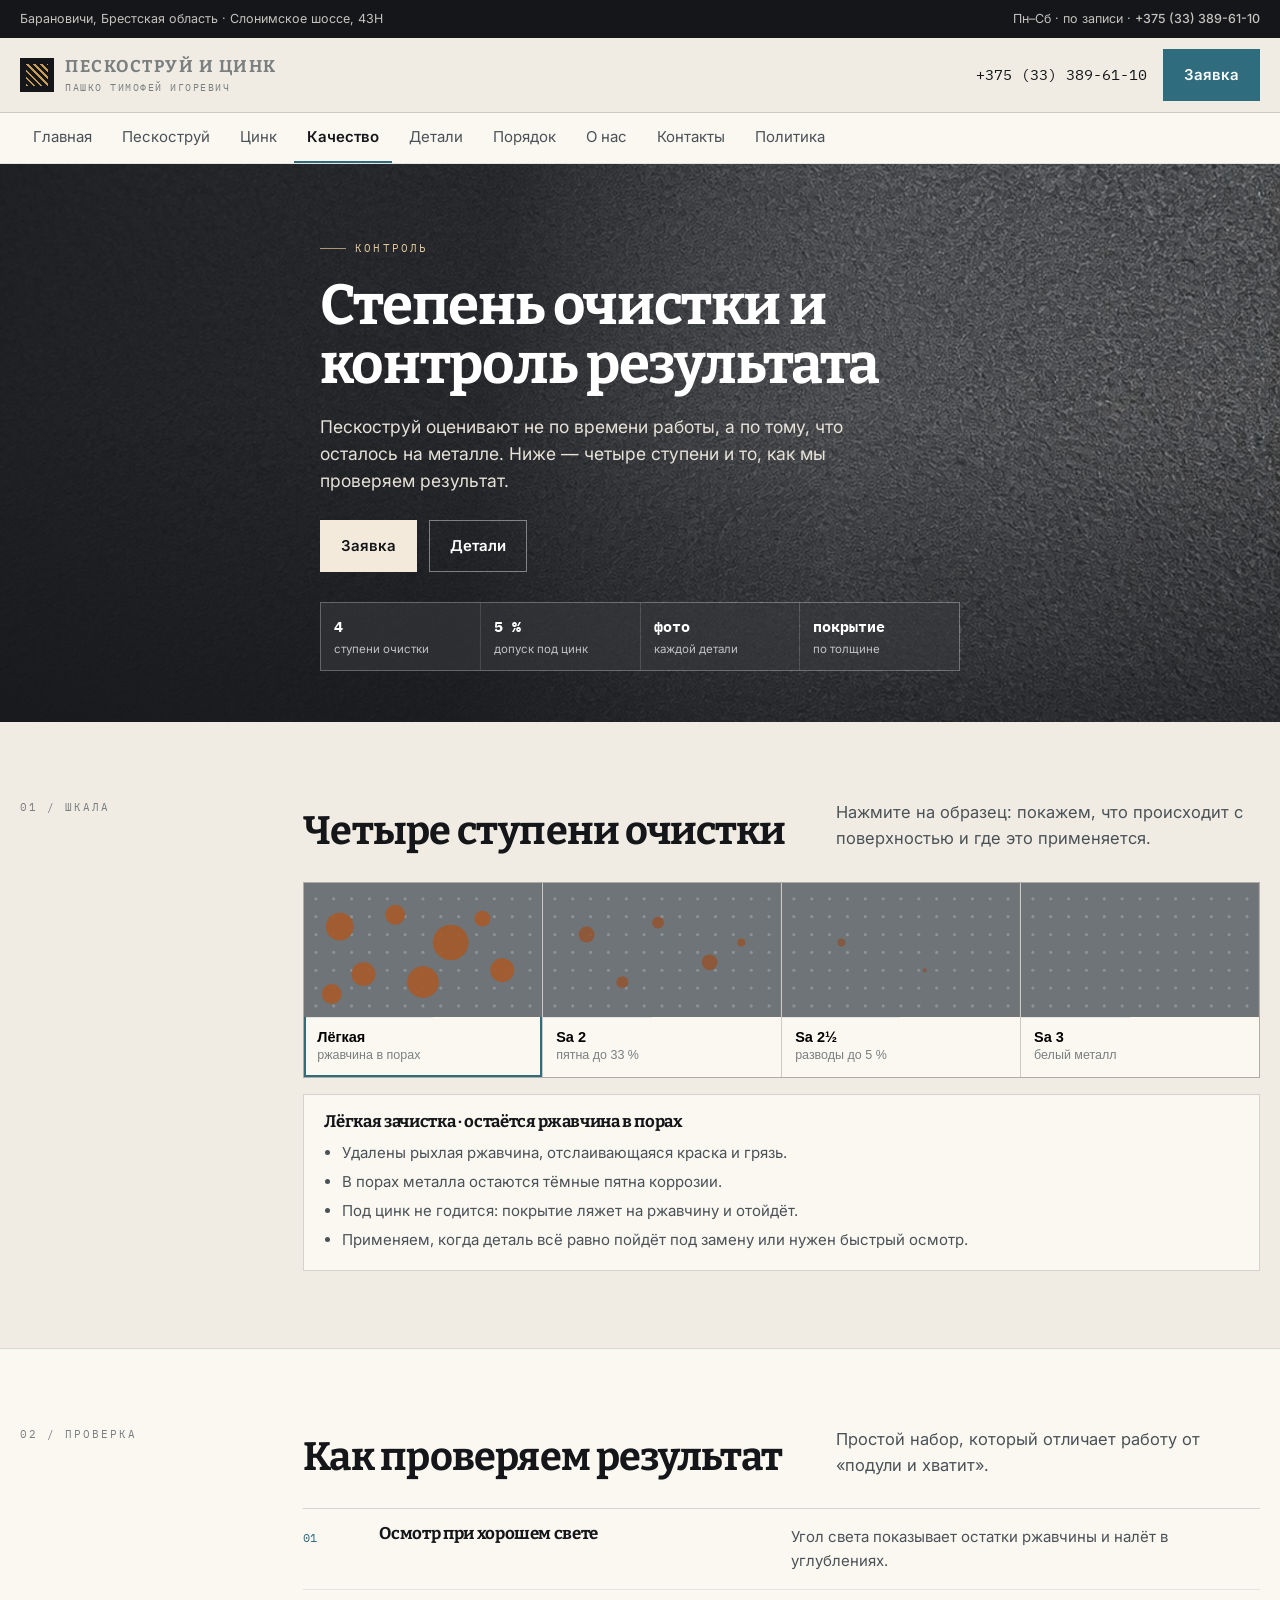
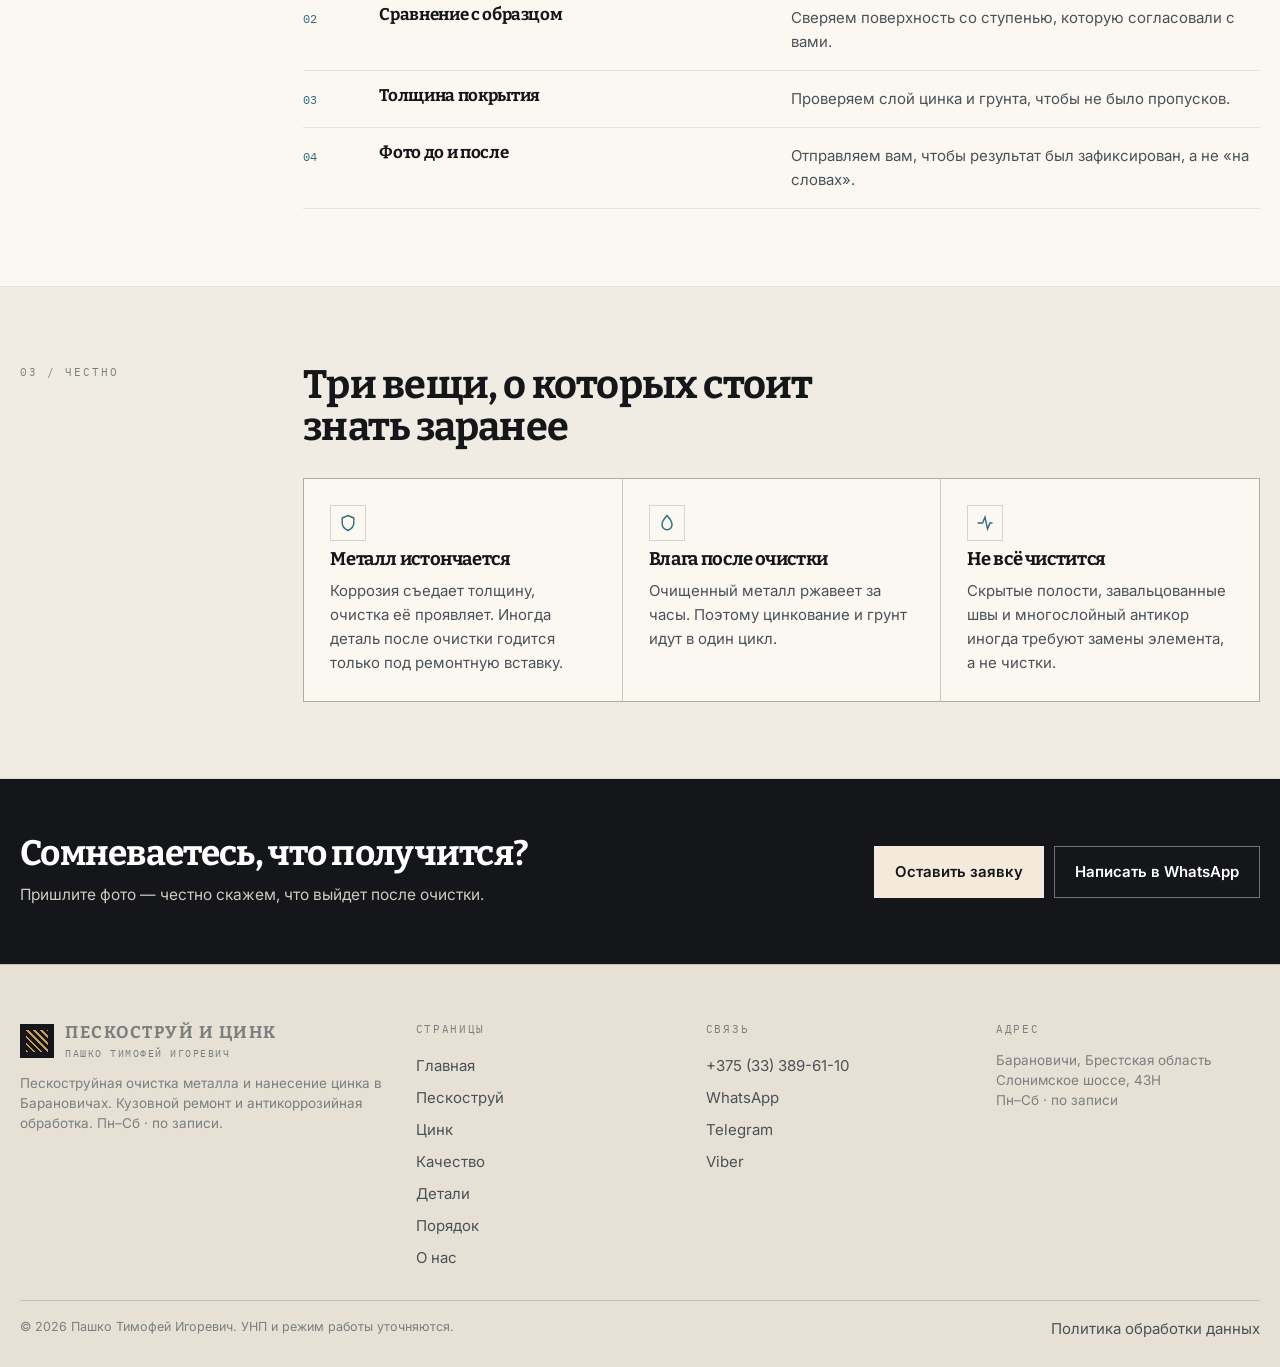
<file: kachestvo.html>
<!doctype html><html lang="ru"><head><meta charset="utf-8"><meta name="viewport" content="width=device-width,initial-scale=1"><title>Качество очистки металла: ступени Sa и контроль — Пескоструй и цинк</title><meta name="description" content="Степени очистки Sa 1–Sa 3, шероховатость под цинк, контроль толщины покрытия и фотоотчёт. Барановичи."><link rel="icon" href="assets/img/favicon.svg" type="image/svg+xml"><style>
:root{--paper:#F1ECE3;--panel:#FBF8F2;--panel2:#E7E0D4;--ink:#14161A;--steel:#4A5257;
--muted:#7A7F80;--line:rgba(20,22,26,.16);--line2:rgba(20,22,26,.09);
--zinc:#2F6D7E;--zinc-d:#21515E;--rust:#A65A2A;--sand:#C99C55;
--f-b:'Bitter',Georgia,serif;--f-t:'Inter',system-ui,sans-serif;--f-m:'IBM Plex Mono',monospace}
*{box-sizing:border-box}
html{-webkit-text-size-adjust:100%;scroll-behavior:smooth;overflow-x:clip}
body{margin:0;background:var(--paper);color:var(--ink);font-family:var(--f-t);font-size:17px;line-height:1.6;
-webkit-font-smoothing:antialiased;overflow-x:hidden;padding-bottom:0}
@media(max-width:1049px){body{padding-bottom:58px}}
img{max-width:100%;display:block}
a{color:inherit}
.wrap{width:min(1240px,calc(100% - 40px));margin:0 auto}
@media(max-width:640px){.wrap{width:calc(100% - 26px)}}
h1,h2,h3{font-family:var(--f-b);font-weight:700;line-height:1.06;letter-spacing:-.02em;margin:0}
h1{font-size:clamp(2rem,4.4vw,3.6rem)}
h2{font-size:clamp(1.6rem,3.1vw,2.6rem)}
h3{font-size:clamp(1.05rem,1.7vw,1.3rem)}
p{margin:0}
.mono{font-family:var(--f-m);font-size:11px;letter-spacing:.18em;text-transform:uppercase;color:var(--zinc)}
.topbar{background:var(--ink);color:#EDE9E1;font-size:12.5px}
.topbar .wrap{display:flex;gap:20px;justify-content:space-between;align-items:center;min-height:38px;flex-wrap:wrap}
.topbar span{opacity:.82}
.topbar b{font-weight:500}
.hdr{position:sticky;top:0;z-index:60;background:rgba(241,236,227,.94);backdrop-filter:blur(12px);border-bottom:1px solid var(--line)}
.hdr__in{display:flex;align-items:center;gap:16px;min-height:74px}
.logo{display:flex;align-items:center;gap:11px;text-decoration:none;min-width:0}
.logo i{width:34px;height:34px;flex:0 0 34px;display:block;background:var(--ink);position:relative}
.logo i::after{content:"";position:absolute;left:6px;top:6px;right:6px;bottom:6px;
background:repeating-linear-gradient(45deg,var(--sand) 0 2px,transparent 2px 5px)}
.logo b{font-family:var(--f-b);font-size:17px;line-height:1.1}
.logo span{display:block;font-family:var(--f-m);font-size:9.5px;letter-spacing:.16em;text-transform:uppercase;color:var(--muted);margin-top:3px}
.hdr__sp{flex:1}
.hdr__tel{font-family:var(--f-m);font-size:14.5px;text-decoration:none;white-space:nowrap}
.btn{display:inline-flex;align-items:center;gap:9px;background:var(--ink);color:#F7F3EA;border:1px solid var(--ink);
padding:13px 20px;font-size:15px;font-weight:600;text-decoration:none;cursor:pointer;transition:background .2s,color .2s,transform .2s}
.btn:hover{background:var(--zinc);border-color:var(--zinc)}
.btn--line{background:transparent;color:var(--ink)}
.btn--line:hover{background:var(--ink);color:#F7F3EA}
.btn--zinc{background:var(--zinc);border-color:var(--zinc);color:#F7FBFC}
.btn--zinc:hover{background:var(--zinc-d);border-color:var(--zinc-d)}
.btn svg{width:16px;height:16px;fill:none;stroke:currentColor;stroke-width:1.9}
.burger{display:none;width:44px;height:44px;border:1px solid var(--line);background:transparent;align-items:center;justify-content:center;flex-direction:column;gap:5px;cursor:pointer}
.burger span{display:block;width:18px;height:2px;background:var(--ink)}
@media(max-width:1049px){.burger{display:flex}.hdr__tel{display:none}}
.strip{background:var(--panel);border-bottom:1px solid var(--line2)}
.strip__in{display:flex;gap:4px;overflow-x:auto;scrollbar-width:none}
.strip__in::-webkit-scrollbar{display:none}
.strip a{padding:12px 13px;font-size:15px;text-decoration:none;color:var(--steel);white-space:nowrap;border-bottom:2px solid transparent}
.strip a:hover{color:var(--ink)}
.strip a[aria-current]{color:var(--ink);border-bottom-color:var(--zinc);font-weight:600}
@media(max-width:640px){.strip a{font-size:13.5px;padding:10px 11px}}
.hero{position:relative;overflow:hidden;background:var(--ink);color:#fff;min-height:clamp(430px,62vh,620px);display:flex;align-items:flex-end}
.hero__bg{position:absolute;inset:0}
.hero__bg img{width:100%;height:100%;object-fit:cover;object-position:64% 50%}
.hero__bg::after{content:"";position:absolute;inset:0;
background:linear-gradient(96deg,rgba(20,22,26,.94) 0%,rgba(20,22,26,.86) 38%,rgba(20,22,26,.42) 66%,rgba(20,22,26,.1) 100%),
linear-gradient(0deg,rgba(20,22,26,.6),transparent 55%)}
.hero__in{position:relative;z-index:2;padding:clamp(30px,5vw,64px) 0 clamp(26px,4vw,52px);max-width:640px}
.hero .kick{color:#E3C79A}
.kick{display:inline-flex;align-items:center;gap:9px;font-family:var(--f-m);font-size:11px;letter-spacing:.2em;text-transform:uppercase;color:var(--zinc)}
.kick::before{content:"";width:26px;height:1px;background:currentColor;opacity:.7}
.hero h1{color:#fff;margin:18px 0 0;max-width:19ch}
.hero h1 em{font-style:normal;color:#DFC08C}
.hero__lead{margin-top:18px;font-size:clamp(15px,1.5vw,17.5px);line-height:1.55;color:#E7E2D8;max-width:52ch}
.hero__cta{display:flex;gap:12px;flex-wrap:wrap;margin-top:26px}
.hero .btn{background:#F3EADC;border-color:#F3EADC;color:var(--ink)}
.hero .btn:hover{background:#fff;border-color:#fff}
.hero .btn--line{background:transparent;border-color:rgba(255,255,255,.42);color:#fff}
.hero .btn--line:hover{background:rgba(255,255,255,.12);border-color:#fff;color:#fff}
.hero__figs{display:grid;grid-template-columns:repeat(4,minmax(0,1fr));gap:1px;background:rgba(255,255,255,.18);
margin-top:30px;border:1px solid rgba(255,255,255,.16)}
.hero__figs div{background:rgba(20,22,26,.5);padding:12px 13px;min-width:0}
.hero__figs b{display:block;font-family:var(--f-m);font-size:15px;color:#fff;letter-spacing:0}
.hero__figs span{display:block;font-size:11.5px;line-height:1.35;color:rgba(255,255,255,.7);margin-top:3px}
@media(max-width:720px){.hero__figs{grid-template-columns:repeat(2,minmax(0,1fr))}}
.band{padding:clamp(46px,6vw,86px) 0;border-bottom:1px solid var(--line2)}
.band--alt{background:var(--panel)}
.band--ink{background:var(--ink);color:#EDE9E1;border-bottom:0}
.band--ink h2,.band--ink h3{color:#fff}
.band--ink .kick{color:#E3C79A}
.band--ink p{color:#CFC9BE}
.sect{display:grid;grid-template-columns:minmax(0,1fr);gap:clamp(18px,2.6vw,34px)}
@media(min-width:1000px){.sect{grid-template-columns:250px minmax(0,1fr)}}
.sect__side{display:flex;flex-direction:column;gap:10px;align-items:flex-start}
.sect__side .mono{color:var(--muted)}
@media(min-width:1000px){.sect__side{position:sticky;top:130px;align-self:start}}
.sect__head{display:grid;gap:14px;margin-bottom:clamp(18px,2.4vw,30px)}
@media(min-width:820px){.sect__head{grid-template-columns:minmax(0,1.1fr) minmax(0,.9fr);align-items:end}}
.sect__head p{color:var(--steel);font-size:16.5px;max-width:46ch}
</style><link rel="preconnect" href="https://fonts.googleapis.com"><link rel="preconnect" href="https://fonts.gstatic.com" crossorigin><link href="https://fonts.googleapis.com/css2?family=Bitter:wght@600;700&family=Inter:wght@400;500;600&family=IBM+Plex+Mono:wght@400;500&display=swap" rel="stylesheet"><link rel="stylesheet" href="assets/css/site.v1.css"></head><body><div class="topbar"><div class="wrap"><span>Барановичи, Брестская область · Слонимское шоссе, 43Н</span><span>Пн–Сб · по записи · <b><a href="tel:+375333896110" style="color:inherit;text-decoration:none">+375 (33) 389-61-10</a></b></span></div></div><header class="hdr"><div class="wrap hdr__in"><a class="logo" href="index.html"><i></i><span style="display:block"><b>Пескоструй и цинк</b><span>Пашко Тимофей Игоревич</span></span></a><span class="hdr__sp"></span><a class="hdr__tel" href="tel:+375333896110">+375 (33) 389-61-10</a><a class="btn btn--zinc" href="kontakty.html#zayavka">Заявка</a><button class="burger" id="burger" aria-label="Меню" aria-expanded="false"><span></span><span></span><span></span></button></div></header><div class="strip" aria-label="Страницы"><div class="wrap strip__in"><a href="index.html">Главная</a><a href="peskostruy.html">Пескоструй</a><a href="cink.html">Цинк</a><a href="kachestvo.html" aria-current="page">Качество</a><a href="detali.html">Детали</a><a href="etapi.html">Порядок</a><a href="o-mastere.html">О нас</a><a href="kontakty.html">Контакты</a><a href="politika.html">Политика</a></div></div><div class="drawer" id="drawer" data-open="false"><div class="drawer__top"><b style="font-family:var(--f-b);font-size:17px">Пескоструй и цинк</b><button class="burger" id="drawerClose" aria-label="Закрыть" style="display:flex"><span></span><span></span><span></span></button></div><nav><a href="index.html">Главная</a><a href="peskostruy.html">Пескоструй</a><a href="cink.html">Цинк</a><a href="kachestvo.html" aria-current="page">Качество</a><a href="detali.html">Детали</a><a href="etapi.html">Порядок</a><a href="o-mastere.html">О нас</a><a href="kontakty.html">Контакты</a><a href="politika.html">Политика</a></nav><div class="drawer__act"><a class="btn" href="tel:+375333896110">Позвонить +375 (33) 389-61-10</a><a class="btn btn--line" href="https://wa.me/375333896110" target="_blank" rel="noopener">WhatsApp</a></div></div><main><section class="hero"><div class="hero__bg"><img src="assets/img/detail.jpg" alt="" fetchpriority="high"></div><div class="hero__in wrap"><span class="kick">контроль</span><h1>Степень очистки и контроль результата</h1><p class="hero__lead">Пескоструй оценивают не по времени работы, а по тому, что осталось на металле. Ниже — четыре ступени и то, как мы проверяем результат.</p><div class="hero__cta"><a class="btn" href="kontakty.html#zayavka">Заявка</a><a class="btn btn--line" href="detali.html">Детали</a></div><div class="hero__figs"><div><b>4</b><span>ступени очистки</span></div><div><b>5 %</b><span>допуск под цинк</span></div><div><b>фото</b><span>каждой детали</span></div><div><b>покрытие</b><span>по толщине</span></div></div></div></section><section class="band "><div class="wrap"><div class="sect"><div class="sect__side"><span class="mono">01 / шкала</span></div><div><div class="sect__head"><h2>Четыре ступени очистки</h2><p>Нажмите на образец: покажем, что происходит с поверхностью и где это применяется.</p></div><div class="sw" id="sw" role="group" aria-label="Степень очистки"><button class="sw__i" data-k="sa1" aria-pressed="true" type="button"><svg viewBox="0 0 120 68" role="img" aria-hidden="true"><rect width="120" height="68" fill="#6E7478"/><circle cx="6" cy="8" r=".8" fill="#DDE2E3" opacity=".28"/><circle cx="6" cy="17" r=".8" fill="#DDE2E3" opacity=".28"/><circle cx="6" cy="26" r=".8" fill="#DDE2E3" opacity=".28"/><circle cx="6" cy="35" r=".8" fill="#DDE2E3" opacity=".28"/><circle cx="6" cy="44" r=".8" fill="#DDE2E3" opacity=".28"/><circle cx="6" cy="53" r=".8" fill="#DDE2E3" opacity=".28"/><circle cx="6" cy="62" r=".8" fill="#DDE2E3" opacity=".28"/><circle cx="15" cy="8" r=".8" fill="#DDE2E3" opacity=".28"/><circle cx="15" cy="17" r=".8" fill="#DDE2E3" opacity=".28"/><circle cx="15" cy="26" r=".8" fill="#DDE2E3" opacity=".28"/><circle cx="15" cy="35" r=".8" fill="#DDE2E3" opacity=".28"/><circle cx="15" cy="44" r=".8" fill="#DDE2E3" opacity=".28"/><circle cx="15" cy="53" r=".8" fill="#DDE2E3" opacity=".28"/><circle cx="15" cy="62" r=".8" fill="#DDE2E3" opacity=".28"/><circle cx="24" cy="8" r=".8" fill="#DDE2E3" opacity=".28"/><circle cx="24" cy="17" r=".8" fill="#DDE2E3" opacity=".28"/><circle cx="24" cy="26" r=".8" fill="#DDE2E3" opacity=".28"/><circle cx="24" cy="35" r=".8" fill="#DDE2E3" opacity=".28"/><circle cx="24" cy="44" r=".8" fill="#DDE2E3" opacity=".28"/><circle cx="24" cy="53" r=".8" fill="#DDE2E3" opacity=".28"/><circle cx="24" cy="62" r=".8" fill="#DDE2E3" opacity=".28"/><circle cx="33" cy="8" r=".8" fill="#DDE2E3" opacity=".28"/><circle cx="33" cy="17" r=".8" fill="#DDE2E3" opacity=".28"/><circle cx="33" cy="26" r=".8" fill="#DDE2E3" opacity=".28"/><circle cx="33" cy="35" r=".8" fill="#DDE2E3" opacity=".28"/><circle cx="33" cy="44" r=".8" fill="#DDE2E3" opacity=".28"/><circle cx="33" cy="53" r=".8" fill="#DDE2E3" opacity=".28"/><circle cx="33" cy="62" r=".8" fill="#DDE2E3" opacity=".28"/><circle cx="42" cy="8" r=".8" fill="#DDE2E3" opacity=".28"/><circle cx="42" cy="17" r=".8" fill="#DDE2E3" opacity=".28"/><circle cx="42" cy="26" r=".8" fill="#DDE2E3" opacity=".28"/><circle cx="42" cy="35" r=".8" fill="#DDE2E3" opacity=".28"/><circle cx="42" cy="44" r=".8" fill="#DDE2E3" opacity=".28"/><circle cx="42" cy="53" r=".8" fill="#DDE2E3" opacity=".28"/><circle cx="42" cy="62" r=".8" fill="#DDE2E3" opacity=".28"/><circle cx="51" cy="8" r=".8" fill="#DDE2E3" opacity=".28"/><circle cx="51" cy="17" r=".8" fill="#DDE2E3" opacity=".28"/><circle cx="51" cy="26" r=".8" fill="#DDE2E3" opacity=".28"/><circle cx="51" cy="35" r=".8" fill="#DDE2E3" opacity=".28"/><circle cx="51" cy="44" r=".8" fill="#DDE2E3" opacity=".28"/><circle cx="51" cy="53" r=".8" fill="#DDE2E3" opacity=".28"/><circle cx="51" cy="62" r=".8" fill="#DDE2E3" opacity=".28"/><circle cx="60" cy="8" r=".8" fill="#DDE2E3" opacity=".28"/><circle cx="60" cy="17" r=".8" fill="#DDE2E3" opacity=".28"/><circle cx="60" cy="26" r=".8" fill="#DDE2E3" opacity=".28"/><circle cx="60" cy="35" r=".8" fill="#DDE2E3" opacity=".28"/><circle cx="60" cy="44" r=".8" fill="#DDE2E3" opacity=".28"/><circle cx="60" cy="53" r=".8" fill="#DDE2E3" opacity=".28"/><circle cx="60" cy="62" r=".8" fill="#DDE2E3" opacity=".28"/><circle cx="69" cy="8" r=".8" fill="#DDE2E3" opacity=".28"/><circle cx="69" cy="17" r=".8" fill="#DDE2E3" opacity=".28"/><circle cx="69" cy="26" r=".8" fill="#DDE2E3" opacity=".28"/><circle cx="69" cy="35" r=".8" fill="#DDE2E3" opacity=".28"/><circle cx="69" cy="44" r=".8" fill="#DDE2E3" opacity=".28"/><circle cx="69" cy="53" r=".8" fill="#DDE2E3" opacity=".28"/><circle cx="69" cy="62" r=".8" fill="#DDE2E3" opacity=".28"/><circle cx="78" cy="8" r=".8" fill="#DDE2E3" opacity=".28"/><circle cx="78" cy="17" r=".8" fill="#DDE2E3" opacity=".28"/><circle cx="78" cy="26" r=".8" fill="#DDE2E3" opacity=".28"/><circle cx="78" cy="35" r=".8" fill="#DDE2E3" opacity=".28"/><circle cx="78" cy="44" r=".8" fill="#DDE2E3" opacity=".28"/><circle cx="78" cy="53" r=".8" fill="#DDE2E3" opacity=".28"/><circle cx="78" cy="62" r=".8" fill="#DDE2E3" opacity=".28"/><circle cx="87" cy="8" r=".8" fill="#DDE2E3" opacity=".28"/><circle cx="87" cy="17" r=".8" fill="#DDE2E3" opacity=".28"/><circle cx="87" cy="26" r=".8" fill="#DDE2E3" opacity=".28"/><circle cx="87" cy="35" r=".8" fill="#DDE2E3" opacity=".28"/><circle cx="87" cy="44" r=".8" fill="#DDE2E3" opacity=".28"/><circle cx="87" cy="53" r=".8" fill="#DDE2E3" opacity=".28"/><circle cx="87" cy="62" r=".8" fill="#DDE2E3" opacity=".28"/><circle cx="96" cy="8" r=".8" fill="#DDE2E3" opacity=".28"/><circle cx="96" cy="17" r=".8" fill="#DDE2E3" opacity=".28"/><circle cx="96" cy="26" r=".8" fill="#DDE2E3" opacity=".28"/><circle cx="96" cy="35" r=".8" fill="#DDE2E3" opacity=".28"/><circle cx="96" cy="44" r=".8" fill="#DDE2E3" opacity=".28"/><circle cx="96" cy="53" r=".8" fill="#DDE2E3" opacity=".28"/><circle cx="96" cy="62" r=".8" fill="#DDE2E3" opacity=".28"/><circle cx="105" cy="8" r=".8" fill="#DDE2E3" opacity=".28"/><circle cx="105" cy="17" r=".8" fill="#DDE2E3" opacity=".28"/><circle cx="105" cy="26" r=".8" fill="#DDE2E3" opacity=".28"/><circle cx="105" cy="35" r=".8" fill="#DDE2E3" opacity=".28"/><circle cx="105" cy="44" r=".8" fill="#DDE2E3" opacity=".28"/><circle cx="105" cy="53" r=".8" fill="#DDE2E3" opacity=".28"/><circle cx="105" cy="62" r=".8" fill="#DDE2E3" opacity=".28"/><circle cx="114" cy="8" r=".8" fill="#DDE2E3" opacity=".28"/><circle cx="114" cy="17" r=".8" fill="#DDE2E3" opacity=".28"/><circle cx="114" cy="26" r=".8" fill="#DDE2E3" opacity=".28"/><circle cx="114" cy="35" r=".8" fill="#DDE2E3" opacity=".28"/><circle cx="114" cy="44" r=".8" fill="#DDE2E3" opacity=".28"/><circle cx="114" cy="53" r=".8" fill="#DDE2E3" opacity=".28"/><circle cx="114" cy="62" r=".8" fill="#DDE2E3" opacity=".28"/><circle cx="18" cy="22" r="7" fill="#A65A2A" opacity=".9"/><circle cx="46" cy="16" r="5" fill="#A65A2A" opacity=".9"/><circle cx="74" cy="30" r="9" fill="#A65A2A" opacity=".9"/><circle cx="30" cy="46" r="6" fill="#A65A2A" opacity=".9"/><circle cx="60" cy="50" r="8" fill="#A65A2A" opacity=".9"/><circle cx="90" cy="18" r="4" fill="#A65A2A" opacity=".9"/><circle cx="100" cy="44" r="6" fill="#A65A2A" opacity=".9"/><circle cx="14" cy="56" r="5" fill="#A65A2A" opacity=".9"/></svg><span class="sw__t"><b>Лёгкая</b><span>ржавчина в порах</span></span></button><button class="sw__i" data-k="sa2" aria-pressed="false" type="button"><svg viewBox="0 0 120 68" role="img" aria-hidden="true"><rect width="120" height="68" fill="#6E7478"/><circle cx="6" cy="8" r=".8" fill="#DDE2E3" opacity=".28"/><circle cx="6" cy="17" r=".8" fill="#DDE2E3" opacity=".28"/><circle cx="6" cy="26" r=".8" fill="#DDE2E3" opacity=".28"/><circle cx="6" cy="35" r=".8" fill="#DDE2E3" opacity=".28"/><circle cx="6" cy="44" r=".8" fill="#DDE2E3" opacity=".28"/><circle cx="6" cy="53" r=".8" fill="#DDE2E3" opacity=".28"/><circle cx="6" cy="62" r=".8" fill="#DDE2E3" opacity=".28"/><circle cx="15" cy="8" r=".8" fill="#DDE2E3" opacity=".28"/><circle cx="15" cy="17" r=".8" fill="#DDE2E3" opacity=".28"/><circle cx="15" cy="26" r=".8" fill="#DDE2E3" opacity=".28"/><circle cx="15" cy="35" r=".8" fill="#DDE2E3" opacity=".28"/><circle cx="15" cy="44" r=".8" fill="#DDE2E3" opacity=".28"/><circle cx="15" cy="53" r=".8" fill="#DDE2E3" opacity=".28"/><circle cx="15" cy="62" r=".8" fill="#DDE2E3" opacity=".28"/><circle cx="24" cy="8" r=".8" fill="#DDE2E3" opacity=".28"/><circle cx="24" cy="17" r=".8" fill="#DDE2E3" opacity=".28"/><circle cx="24" cy="26" r=".8" fill="#DDE2E3" opacity=".28"/><circle cx="24" cy="35" r=".8" fill="#DDE2E3" opacity=".28"/><circle cx="24" cy="44" r=".8" fill="#DDE2E3" opacity=".28"/><circle cx="24" cy="53" r=".8" fill="#DDE2E3" opacity=".28"/><circle cx="24" cy="62" r=".8" fill="#DDE2E3" opacity=".28"/><circle cx="33" cy="8" r=".8" fill="#DDE2E3" opacity=".28"/><circle cx="33" cy="17" r=".8" fill="#DDE2E3" opacity=".28"/><circle cx="33" cy="26" r=".8" fill="#DDE2E3" opacity=".28"/><circle cx="33" cy="35" r=".8" fill="#DDE2E3" opacity=".28"/><circle cx="33" cy="44" r=".8" fill="#DDE2E3" opacity=".28"/><circle cx="33" cy="53" r=".8" fill="#DDE2E3" opacity=".28"/><circle cx="33" cy="62" r=".8" fill="#DDE2E3" opacity=".28"/><circle cx="42" cy="8" r=".8" fill="#DDE2E3" opacity=".28"/><circle cx="42" cy="17" r=".8" fill="#DDE2E3" opacity=".28"/><circle cx="42" cy="26" r=".8" fill="#DDE2E3" opacity=".28"/><circle cx="42" cy="35" r=".8" fill="#DDE2E3" opacity=".28"/><circle cx="42" cy="44" r=".8" fill="#DDE2E3" opacity=".28"/><circle cx="42" cy="53" r=".8" fill="#DDE2E3" opacity=".28"/><circle cx="42" cy="62" r=".8" fill="#DDE2E3" opacity=".28"/><circle cx="51" cy="8" r=".8" fill="#DDE2E3" opacity=".28"/><circle cx="51" cy="17" r=".8" fill="#DDE2E3" opacity=".28"/><circle cx="51" cy="26" r=".8" fill="#DDE2E3" opacity=".28"/><circle cx="51" cy="35" r=".8" fill="#DDE2E3" opacity=".28"/><circle cx="51" cy="44" r=".8" fill="#DDE2E3" opacity=".28"/><circle cx="51" cy="53" r=".8" fill="#DDE2E3" opacity=".28"/><circle cx="51" cy="62" r=".8" fill="#DDE2E3" opacity=".28"/><circle cx="60" cy="8" r=".8" fill="#DDE2E3" opacity=".28"/><circle cx="60" cy="17" r=".8" fill="#DDE2E3" opacity=".28"/><circle cx="60" cy="26" r=".8" fill="#DDE2E3" opacity=".28"/><circle cx="60" cy="35" r=".8" fill="#DDE2E3" opacity=".28"/><circle cx="60" cy="44" r=".8" fill="#DDE2E3" opacity=".28"/><circle cx="60" cy="53" r=".8" fill="#DDE2E3" opacity=".28"/><circle cx="60" cy="62" r=".8" fill="#DDE2E3" opacity=".28"/><circle cx="69" cy="8" r=".8" fill="#DDE2E3" opacity=".28"/><circle cx="69" cy="17" r=".8" fill="#DDE2E3" opacity=".28"/><circle cx="69" cy="26" r=".8" fill="#DDE2E3" opacity=".28"/><circle cx="69" cy="35" r=".8" fill="#DDE2E3" opacity=".28"/><circle cx="69" cy="44" r=".8" fill="#DDE2E3" opacity=".28"/><circle cx="69" cy="53" r=".8" fill="#DDE2E3" opacity=".28"/><circle cx="69" cy="62" r=".8" fill="#DDE2E3" opacity=".28"/><circle cx="78" cy="8" r=".8" fill="#DDE2E3" opacity=".28"/><circle cx="78" cy="17" r=".8" fill="#DDE2E3" opacity=".28"/><circle cx="78" cy="26" r=".8" fill="#DDE2E3" opacity=".28"/><circle cx="78" cy="35" r=".8" fill="#DDE2E3" opacity=".28"/><circle cx="78" cy="44" r=".8" fill="#DDE2E3" opacity=".28"/><circle cx="78" cy="53" r=".8" fill="#DDE2E3" opacity=".28"/><circle cx="78" cy="62" r=".8" fill="#DDE2E3" opacity=".28"/><circle cx="87" cy="8" r=".8" fill="#DDE2E3" opacity=".28"/><circle cx="87" cy="17" r=".8" fill="#DDE2E3" opacity=".28"/><circle cx="87" cy="26" r=".8" fill="#DDE2E3" opacity=".28"/><circle cx="87" cy="35" r=".8" fill="#DDE2E3" opacity=".28"/><circle cx="87" cy="44" r=".8" fill="#DDE2E3" opacity=".28"/><circle cx="87" cy="53" r=".8" fill="#DDE2E3" opacity=".28"/><circle cx="87" cy="62" r=".8" fill="#DDE2E3" opacity=".28"/><circle cx="96" cy="8" r=".8" fill="#DDE2E3" opacity=".28"/><circle cx="96" cy="17" r=".8" fill="#DDE2E3" opacity=".28"/><circle cx="96" cy="26" r=".8" fill="#DDE2E3" opacity=".28"/><circle cx="96" cy="35" r=".8" fill="#DDE2E3" opacity=".28"/><circle cx="96" cy="44" r=".8" fill="#DDE2E3" opacity=".28"/><circle cx="96" cy="53" r=".8" fill="#DDE2E3" opacity=".28"/><circle cx="96" cy="62" r=".8" fill="#DDE2E3" opacity=".28"/><circle cx="105" cy="8" r=".8" fill="#DDE2E3" opacity=".28"/><circle cx="105" cy="17" r=".8" fill="#DDE2E3" opacity=".28"/><circle cx="105" cy="26" r=".8" fill="#DDE2E3" opacity=".28"/><circle cx="105" cy="35" r=".8" fill="#DDE2E3" opacity=".28"/><circle cx="105" cy="44" r=".8" fill="#DDE2E3" opacity=".28"/><circle cx="105" cy="53" r=".8" fill="#DDE2E3" opacity=".28"/><circle cx="105" cy="62" r=".8" fill="#DDE2E3" opacity=".28"/><circle cx="114" cy="8" r=".8" fill="#DDE2E3" opacity=".28"/><circle cx="114" cy="17" r=".8" fill="#DDE2E3" opacity=".28"/><circle cx="114" cy="26" r=".8" fill="#DDE2E3" opacity=".28"/><circle cx="114" cy="35" r=".8" fill="#DDE2E3" opacity=".28"/><circle cx="114" cy="44" r=".8" fill="#DDE2E3" opacity=".28"/><circle cx="114" cy="53" r=".8" fill="#DDE2E3" opacity=".28"/><circle cx="114" cy="62" r=".8" fill="#DDE2E3" opacity=".28"/><circle cx="22" cy="26" r="4" fill="#96522A" opacity=".8"/><circle cx="58" cy="20" r="3" fill="#96522A" opacity=".8"/><circle cx="84" cy="40" r="4" fill="#96522A" opacity=".8"/><circle cx="40" cy="50" r="3" fill="#96522A" opacity=".8"/><circle cx="100" cy="30" r="2" fill="#96522A" opacity=".8"/></svg><span class="sw__t"><b>Sa 2</b><span>пятна до 33 %</span></span></button><button class="sw__i" data-k="sa25" aria-pressed="false" type="button"><svg viewBox="0 0 120 68" role="img" aria-hidden="true"><rect width="120" height="68" fill="#6E7478"/><circle cx="6" cy="8" r=".8" fill="#DDE2E3" opacity=".28"/><circle cx="6" cy="17" r=".8" fill="#DDE2E3" opacity=".28"/><circle cx="6" cy="26" r=".8" fill="#DDE2E3" opacity=".28"/><circle cx="6" cy="35" r=".8" fill="#DDE2E3" opacity=".28"/><circle cx="6" cy="44" r=".8" fill="#DDE2E3" opacity=".28"/><circle cx="6" cy="53" r=".8" fill="#DDE2E3" opacity=".28"/><circle cx="6" cy="62" r=".8" fill="#DDE2E3" opacity=".28"/><circle cx="15" cy="8" r=".8" fill="#DDE2E3" opacity=".28"/><circle cx="15" cy="17" r=".8" fill="#DDE2E3" opacity=".28"/><circle cx="15" cy="26" r=".8" fill="#DDE2E3" opacity=".28"/><circle cx="15" cy="35" r=".8" fill="#DDE2E3" opacity=".28"/><circle cx="15" cy="44" r=".8" fill="#DDE2E3" opacity=".28"/><circle cx="15" cy="53" r=".8" fill="#DDE2E3" opacity=".28"/><circle cx="15" cy="62" r=".8" fill="#DDE2E3" opacity=".28"/><circle cx="24" cy="8" r=".8" fill="#DDE2E3" opacity=".28"/><circle cx="24" cy="17" r=".8" fill="#DDE2E3" opacity=".28"/><circle cx="24" cy="26" r=".8" fill="#DDE2E3" opacity=".28"/><circle cx="24" cy="35" r=".8" fill="#DDE2E3" opacity=".28"/><circle cx="24" cy="44" r=".8" fill="#DDE2E3" opacity=".28"/><circle cx="24" cy="53" r=".8" fill="#DDE2E3" opacity=".28"/><circle cx="24" cy="62" r=".8" fill="#DDE2E3" opacity=".28"/><circle cx="33" cy="8" r=".8" fill="#DDE2E3" opacity=".28"/><circle cx="33" cy="17" r=".8" fill="#DDE2E3" opacity=".28"/><circle cx="33" cy="26" r=".8" fill="#DDE2E3" opacity=".28"/><circle cx="33" cy="35" r=".8" fill="#DDE2E3" opacity=".28"/><circle cx="33" cy="44" r=".8" fill="#DDE2E3" opacity=".28"/><circle cx="33" cy="53" r=".8" fill="#DDE2E3" opacity=".28"/><circle cx="33" cy="62" r=".8" fill="#DDE2E3" opacity=".28"/><circle cx="42" cy="8" r=".8" fill="#DDE2E3" opacity=".28"/><circle cx="42" cy="17" r=".8" fill="#DDE2E3" opacity=".28"/><circle cx="42" cy="26" r=".8" fill="#DDE2E3" opacity=".28"/><circle cx="42" cy="35" r=".8" fill="#DDE2E3" opacity=".28"/><circle cx="42" cy="44" r=".8" fill="#DDE2E3" opacity=".28"/><circle cx="42" cy="53" r=".8" fill="#DDE2E3" opacity=".28"/><circle cx="42" cy="62" r=".8" fill="#DDE2E3" opacity=".28"/><circle cx="51" cy="8" r=".8" fill="#DDE2E3" opacity=".28"/><circle cx="51" cy="17" r=".8" fill="#DDE2E3" opacity=".28"/><circle cx="51" cy="26" r=".8" fill="#DDE2E3" opacity=".28"/><circle cx="51" cy="35" r=".8" fill="#DDE2E3" opacity=".28"/><circle cx="51" cy="44" r=".8" fill="#DDE2E3" opacity=".28"/><circle cx="51" cy="53" r=".8" fill="#DDE2E3" opacity=".28"/><circle cx="51" cy="62" r=".8" fill="#DDE2E3" opacity=".28"/><circle cx="60" cy="8" r=".8" fill="#DDE2E3" opacity=".28"/><circle cx="60" cy="17" r=".8" fill="#DDE2E3" opacity=".28"/><circle cx="60" cy="26" r=".8" fill="#DDE2E3" opacity=".28"/><circle cx="60" cy="35" r=".8" fill="#DDE2E3" opacity=".28"/><circle cx="60" cy="44" r=".8" fill="#DDE2E3" opacity=".28"/><circle cx="60" cy="53" r=".8" fill="#DDE2E3" opacity=".28"/><circle cx="60" cy="62" r=".8" fill="#DDE2E3" opacity=".28"/><circle cx="69" cy="8" r=".8" fill="#DDE2E3" opacity=".28"/><circle cx="69" cy="17" r=".8" fill="#DDE2E3" opacity=".28"/><circle cx="69" cy="26" r=".8" fill="#DDE2E3" opacity=".28"/><circle cx="69" cy="35" r=".8" fill="#DDE2E3" opacity=".28"/><circle cx="69" cy="44" r=".8" fill="#DDE2E3" opacity=".28"/><circle cx="69" cy="53" r=".8" fill="#DDE2E3" opacity=".28"/><circle cx="69" cy="62" r=".8" fill="#DDE2E3" opacity=".28"/><circle cx="78" cy="8" r=".8" fill="#DDE2E3" opacity=".28"/><circle cx="78" cy="17" r=".8" fill="#DDE2E3" opacity=".28"/><circle cx="78" cy="26" r=".8" fill="#DDE2E3" opacity=".28"/><circle cx="78" cy="35" r=".8" fill="#DDE2E3" opacity=".28"/><circle cx="78" cy="44" r=".8" fill="#DDE2E3" opacity=".28"/><circle cx="78" cy="53" r=".8" fill="#DDE2E3" opacity=".28"/><circle cx="78" cy="62" r=".8" fill="#DDE2E3" opacity=".28"/><circle cx="87" cy="8" r=".8" fill="#DDE2E3" opacity=".28"/><circle cx="87" cy="17" r=".8" fill="#DDE2E3" opacity=".28"/><circle cx="87" cy="26" r=".8" fill="#DDE2E3" opacity=".28"/><circle cx="87" cy="35" r=".8" fill="#DDE2E3" opacity=".28"/><circle cx="87" cy="44" r=".8" fill="#DDE2E3" opacity=".28"/><circle cx="87" cy="53" r=".8" fill="#DDE2E3" opacity=".28"/><circle cx="87" cy="62" r=".8" fill="#DDE2E3" opacity=".28"/><circle cx="96" cy="8" r=".8" fill="#DDE2E3" opacity=".28"/><circle cx="96" cy="17" r=".8" fill="#DDE2E3" opacity=".28"/><circle cx="96" cy="26" r=".8" fill="#DDE2E3" opacity=".28"/><circle cx="96" cy="35" r=".8" fill="#DDE2E3" opacity=".28"/><circle cx="96" cy="44" r=".8" fill="#DDE2E3" opacity=".28"/><circle cx="96" cy="53" r=".8" fill="#DDE2E3" opacity=".28"/><circle cx="96" cy="62" r=".8" fill="#DDE2E3" opacity=".28"/><circle cx="105" cy="8" r=".8" fill="#DDE2E3" opacity=".28"/><circle cx="105" cy="17" r=".8" fill="#DDE2E3" opacity=".28"/><circle cx="105" cy="26" r=".8" fill="#DDE2E3" opacity=".28"/><circle cx="105" cy="35" r=".8" fill="#DDE2E3" opacity=".28"/><circle cx="105" cy="44" r=".8" fill="#DDE2E3" opacity=".28"/><circle cx="105" cy="53" r=".8" fill="#DDE2E3" opacity=".28"/><circle cx="105" cy="62" r=".8" fill="#DDE2E3" opacity=".28"/><circle cx="114" cy="8" r=".8" fill="#DDE2E3" opacity=".28"/><circle cx="114" cy="17" r=".8" fill="#DDE2E3" opacity=".28"/><circle cx="114" cy="26" r=".8" fill="#DDE2E3" opacity=".28"/><circle cx="114" cy="35" r=".8" fill="#DDE2E3" opacity=".28"/><circle cx="114" cy="44" r=".8" fill="#DDE2E3" opacity=".28"/><circle cx="114" cy="53" r=".8" fill="#DDE2E3" opacity=".28"/><circle cx="114" cy="62" r=".8" fill="#DDE2E3" opacity=".28"/><circle cx="30" cy="30" r="2" fill="#8A4E2C" opacity=".7"/><circle cx="72" cy="44" r="1" fill="#8A4E2C" opacity=".7"/></svg><span class="sw__t"><b>Sa 2½</b><span>разводы до 5 %</span></span></button><button class="sw__i" data-k="sa3" aria-pressed="false" type="button"><svg viewBox="0 0 120 68" role="img" aria-hidden="true"><rect width="120" height="68" fill="#6E7478"/><circle cx="6" cy="8" r=".8" fill="#DDE2E3" opacity=".28"/><circle cx="6" cy="17" r=".8" fill="#DDE2E3" opacity=".28"/><circle cx="6" cy="26" r=".8" fill="#DDE2E3" opacity=".28"/><circle cx="6" cy="35" r=".8" fill="#DDE2E3" opacity=".28"/><circle cx="6" cy="44" r=".8" fill="#DDE2E3" opacity=".28"/><circle cx="6" cy="53" r=".8" fill="#DDE2E3" opacity=".28"/><circle cx="6" cy="62" r=".8" fill="#DDE2E3" opacity=".28"/><circle cx="15" cy="8" r=".8" fill="#DDE2E3" opacity=".28"/><circle cx="15" cy="17" r=".8" fill="#DDE2E3" opacity=".28"/><circle cx="15" cy="26" r=".8" fill="#DDE2E3" opacity=".28"/><circle cx="15" cy="35" r=".8" fill="#DDE2E3" opacity=".28"/><circle cx="15" cy="44" r=".8" fill="#DDE2E3" opacity=".28"/><circle cx="15" cy="53" r=".8" fill="#DDE2E3" opacity=".28"/><circle cx="15" cy="62" r=".8" fill="#DDE2E3" opacity=".28"/><circle cx="24" cy="8" r=".8" fill="#DDE2E3" opacity=".28"/><circle cx="24" cy="17" r=".8" fill="#DDE2E3" opacity=".28"/><circle cx="24" cy="26" r=".8" fill="#DDE2E3" opacity=".28"/><circle cx="24" cy="35" r=".8" fill="#DDE2E3" opacity=".28"/><circle cx="24" cy="44" r=".8" fill="#DDE2E3" opacity=".28"/><circle cx="24" cy="53" r=".8" fill="#DDE2E3" opacity=".28"/><circle cx="24" cy="62" r=".8" fill="#DDE2E3" opacity=".28"/><circle cx="33" cy="8" r=".8" fill="#DDE2E3" opacity=".28"/><circle cx="33" cy="17" r=".8" fill="#DDE2E3" opacity=".28"/><circle cx="33" cy="26" r=".8" fill="#DDE2E3" opacity=".28"/><circle cx="33" cy="35" r=".8" fill="#DDE2E3" opacity=".28"/><circle cx="33" cy="44" r=".8" fill="#DDE2E3" opacity=".28"/><circle cx="33" cy="53" r=".8" fill="#DDE2E3" opacity=".28"/><circle cx="33" cy="62" r=".8" fill="#DDE2E3" opacity=".28"/><circle cx="42" cy="8" r=".8" fill="#DDE2E3" opacity=".28"/><circle cx="42" cy="17" r=".8" fill="#DDE2E3" opacity=".28"/><circle cx="42" cy="26" r=".8" fill="#DDE2E3" opacity=".28"/><circle cx="42" cy="35" r=".8" fill="#DDE2E3" opacity=".28"/><circle cx="42" cy="44" r=".8" fill="#DDE2E3" opacity=".28"/><circle cx="42" cy="53" r=".8" fill="#DDE2E3" opacity=".28"/><circle cx="42" cy="62" r=".8" fill="#DDE2E3" opacity=".28"/><circle cx="51" cy="8" r=".8" fill="#DDE2E3" opacity=".28"/><circle cx="51" cy="17" r=".8" fill="#DDE2E3" opacity=".28"/><circle cx="51" cy="26" r=".8" fill="#DDE2E3" opacity=".28"/><circle cx="51" cy="35" r=".8" fill="#DDE2E3" opacity=".28"/><circle cx="51" cy="44" r=".8" fill="#DDE2E3" opacity=".28"/><circle cx="51" cy="53" r=".8" fill="#DDE2E3" opacity=".28"/><circle cx="51" cy="62" r=".8" fill="#DDE2E3" opacity=".28"/><circle cx="60" cy="8" r=".8" fill="#DDE2E3" opacity=".28"/><circle cx="60" cy="17" r=".8" fill="#DDE2E3" opacity=".28"/><circle cx="60" cy="26" r=".8" fill="#DDE2E3" opacity=".28"/><circle cx="60" cy="35" r=".8" fill="#DDE2E3" opacity=".28"/><circle cx="60" cy="44" r=".8" fill="#DDE2E3" opacity=".28"/><circle cx="60" cy="53" r=".8" fill="#DDE2E3" opacity=".28"/><circle cx="60" cy="62" r=".8" fill="#DDE2E3" opacity=".28"/><circle cx="69" cy="8" r=".8" fill="#DDE2E3" opacity=".28"/><circle cx="69" cy="17" r=".8" fill="#DDE2E3" opacity=".28"/><circle cx="69" cy="26" r=".8" fill="#DDE2E3" opacity=".28"/><circle cx="69" cy="35" r=".8" fill="#DDE2E3" opacity=".28"/><circle cx="69" cy="44" r=".8" fill="#DDE2E3" opacity=".28"/><circle cx="69" cy="53" r=".8" fill="#DDE2E3" opacity=".28"/><circle cx="69" cy="62" r=".8" fill="#DDE2E3" opacity=".28"/><circle cx="78" cy="8" r=".8" fill="#DDE2E3" opacity=".28"/><circle cx="78" cy="17" r=".8" fill="#DDE2E3" opacity=".28"/><circle cx="78" cy="26" r=".8" fill="#DDE2E3" opacity=".28"/><circle cx="78" cy="35" r=".8" fill="#DDE2E3" opacity=".28"/><circle cx="78" cy="44" r=".8" fill="#DDE2E3" opacity=".28"/><circle cx="78" cy="53" r=".8" fill="#DDE2E3" opacity=".28"/><circle cx="78" cy="62" r=".8" fill="#DDE2E3" opacity=".28"/><circle cx="87" cy="8" r=".8" fill="#DDE2E3" opacity=".28"/><circle cx="87" cy="17" r=".8" fill="#DDE2E3" opacity=".28"/><circle cx="87" cy="26" r=".8" fill="#DDE2E3" opacity=".28"/><circle cx="87" cy="35" r=".8" fill="#DDE2E3" opacity=".28"/><circle cx="87" cy="44" r=".8" fill="#DDE2E3" opacity=".28"/><circle cx="87" cy="53" r=".8" fill="#DDE2E3" opacity=".28"/><circle cx="87" cy="62" r=".8" fill="#DDE2E3" opacity=".28"/><circle cx="96" cy="8" r=".8" fill="#DDE2E3" opacity=".28"/><circle cx="96" cy="17" r=".8" fill="#DDE2E3" opacity=".28"/><circle cx="96" cy="26" r=".8" fill="#DDE2E3" opacity=".28"/><circle cx="96" cy="35" r=".8" fill="#DDE2E3" opacity=".28"/><circle cx="96" cy="44" r=".8" fill="#DDE2E3" opacity=".28"/><circle cx="96" cy="53" r=".8" fill="#DDE2E3" opacity=".28"/><circle cx="96" cy="62" r=".8" fill="#DDE2E3" opacity=".28"/><circle cx="105" cy="8" r=".8" fill="#DDE2E3" opacity=".28"/><circle cx="105" cy="17" r=".8" fill="#DDE2E3" opacity=".28"/><circle cx="105" cy="26" r=".8" fill="#DDE2E3" opacity=".28"/><circle cx="105" cy="35" r=".8" fill="#DDE2E3" opacity=".28"/><circle cx="105" cy="44" r=".8" fill="#DDE2E3" opacity=".28"/><circle cx="105" cy="53" r=".8" fill="#DDE2E3" opacity=".28"/><circle cx="105" cy="62" r=".8" fill="#DDE2E3" opacity=".28"/><circle cx="114" cy="8" r=".8" fill="#DDE2E3" opacity=".28"/><circle cx="114" cy="17" r=".8" fill="#DDE2E3" opacity=".28"/><circle cx="114" cy="26" r=".8" fill="#DDE2E3" opacity=".28"/><circle cx="114" cy="35" r=".8" fill="#DDE2E3" opacity=".28"/><circle cx="114" cy="44" r=".8" fill="#DDE2E3" opacity=".28"/><circle cx="114" cy="53" r=".8" fill="#DDE2E3" opacity=".28"/><circle cx="114" cy="62" r=".8" fill="#DDE2E3" opacity=".28"/></svg><span class="sw__t"><b>Sa 3</b><span>белый металл</span></span></button></div><div class="sw__out" id="swOut"></div></div></div></div></section><section class="band band--alt"><div class="wrap"><div class="sect"><div class="sect__side"><span class="mono">02 / проверка</span></div><div><div class="sect__head"><h2>Как проверяем результат</h2><p>Простой набор, который отличает работу от «подули и хватит».</p></div><div class="rows"><div class="row"><span class="row__n">01</span><h3>Осмотр при хорошем свете</h3><p>Угол света показывает остатки ржавчины и налёт в углублениях.</p></div><div class="row"><span class="row__n">02</span><h3>Сравнение с образцом</h3><p>Сверяем поверхность со ступенью, которую согласовали с вами.</p></div><div class="row"><span class="row__n">03</span><h3>Толщина покрытия</h3><p>Проверяем слой цинка и грунта, чтобы не было пропусков.</p></div><div class="row"><span class="row__n">04</span><h3>Фото до и после</h3><p>Отправляем вам, чтобы результат был зафиксирован, а не «на словах».</p></div></div></div></div></div></section><section class="band "><div class="wrap"><div class="sect"><div class="sect__side"><span class="mono">03 / честно</span></div><div><div class="sect__head"><h2>Три вещи, о которых стоит знать заранее</h2></div><div class="cards"><article class="card"><span class="card__ico"><svg viewBox="0 0 24 24"><path d="M12 3l7 3v6c0 5-3 7-7 9-4-2-7-4-7-9V6z"/></svg></span><h3>Металл истончается</h3><p>Коррозия съедает толщину, очистка её проявляет. Иногда деталь после очистки годится только под ремонтную вставку.</p></article><article class="card"><span class="card__ico"><svg viewBox="0 0 24 24"><path d="M12 3s6 6.5 6 11a6 6 0 01-12 0c0-4.5 6-11 6-11z"/></svg></span><h3>Влага после очистки</h3><p>Очищенный металл ржавеет за часы. Поэтому цинкование и грунт идут в один цикл.</p></article><article class="card"><span class="card__ico"><svg viewBox="0 0 24 24"><path d="M3 12h6l3-7 3 14 3-7h3"/></svg></span><h3>Не всё чистится</h3><p>Скрытые полости, завальцованные швы и многослойный антикор иногда требуют замены элемента, а не чистки.</p></article></div></div></div></div></section><section class="cta"><div class="wrap cta__in"><div><h2>Сомневаетесь, что получится?</h2><p>Пришлите фото — честно скажем, что выйдет после очистки.</p></div><div class="cta__act"><a class="btn" href="kontakty.html#zayavka">Оставить заявку</a><a class="btn btn--line" href="https://wa.me/375333896110">Написать в WhatsApp</a></div></div></section></main><script src="assets/js/main.v1.js" defer></script><footer class="foot"><div class="wrap"><div class="foot__grid"><div><div class="logo" style="margin-bottom:12px"><i></i><span style="display:block"><b>Пескоструй и цинк</b><span>Пашко Тимофей Игоревич</span></span></div><p class="note">Пескоструйная очистка металла и нанесение цинка в Барановичах. Кузовной ремонт и антикоррозийная обработка. Пн–Сб · по записи.</p></div><div><h4>Страницы</h4><a href="index.html">Главная</a><a href="peskostruy.html">Пескоструй</a><a href="cink.html">Цинк</a><a href="kachestvo.html">Качество</a><a href="detali.html">Детали</a><a href="etapi.html">Порядок</a><a href="o-mastere.html">О нас</a></div><div><h4>Связь</h4><a href="tel:+375333896110">+375 (33) 389-61-10</a><a href="https://wa.me/375333896110" target="_blank" rel="noopener">WhatsApp</a><a href="https://t.me/+375333896110" target="_blank" rel="noopener">Telegram</a><a href="viber://chat?number=%2B375333896110">Viber</a></div><div><h4>Адрес</h4><p class="note">Барановичи, Брестская область<br>Слонимское шоссе, 43Н<br>Пн–Сб · по записи</p></div></div><div class="foot__bo"><span>© 2026 Пашко Тимофей Игоревич. УНП и режим работы уточняются.</span><span><a href="politika.html" style="display:inline;padding:0">Политика обработки данных</a></span></div></div></footer><div class="fbar"><a href="tel:+375333896110"><svg viewBox="0 0 24 24"><path d="M4 5c0-1 1-2 2-2h2l2 5-2 1c1 3 3 5 6 6l1-2 5 2v2c0 1-1 2-2 2C10 19 4 13 4 5z"/></svg>Позвонить</a><a href="https://wa.me/375333896110" target="_blank" rel="noopener"><svg viewBox="0 0 24 24"><path d="M4 20l1-4A8 8 0 1112 20a8 8 0 01-4-1l-4 1z"/></svg>WhatsApp</a><a href="viber://chat?number=%2B375333896110"><svg viewBox="0 0 24 24"><path d="M12 3a7 7 0 017 7v2a7 7 0 01-7 7l-4 2 1-3a7 7 0 013-15z"/></svg>Viber</a><a href="https://t.me/+375333896110" target="_blank" rel="noopener"><svg viewBox="0 0 24 24"><path d="M21 4L3 11l5 2 2 6 3-4 4 3 4-14z"/></svg>Telegram</a></div>
</file>
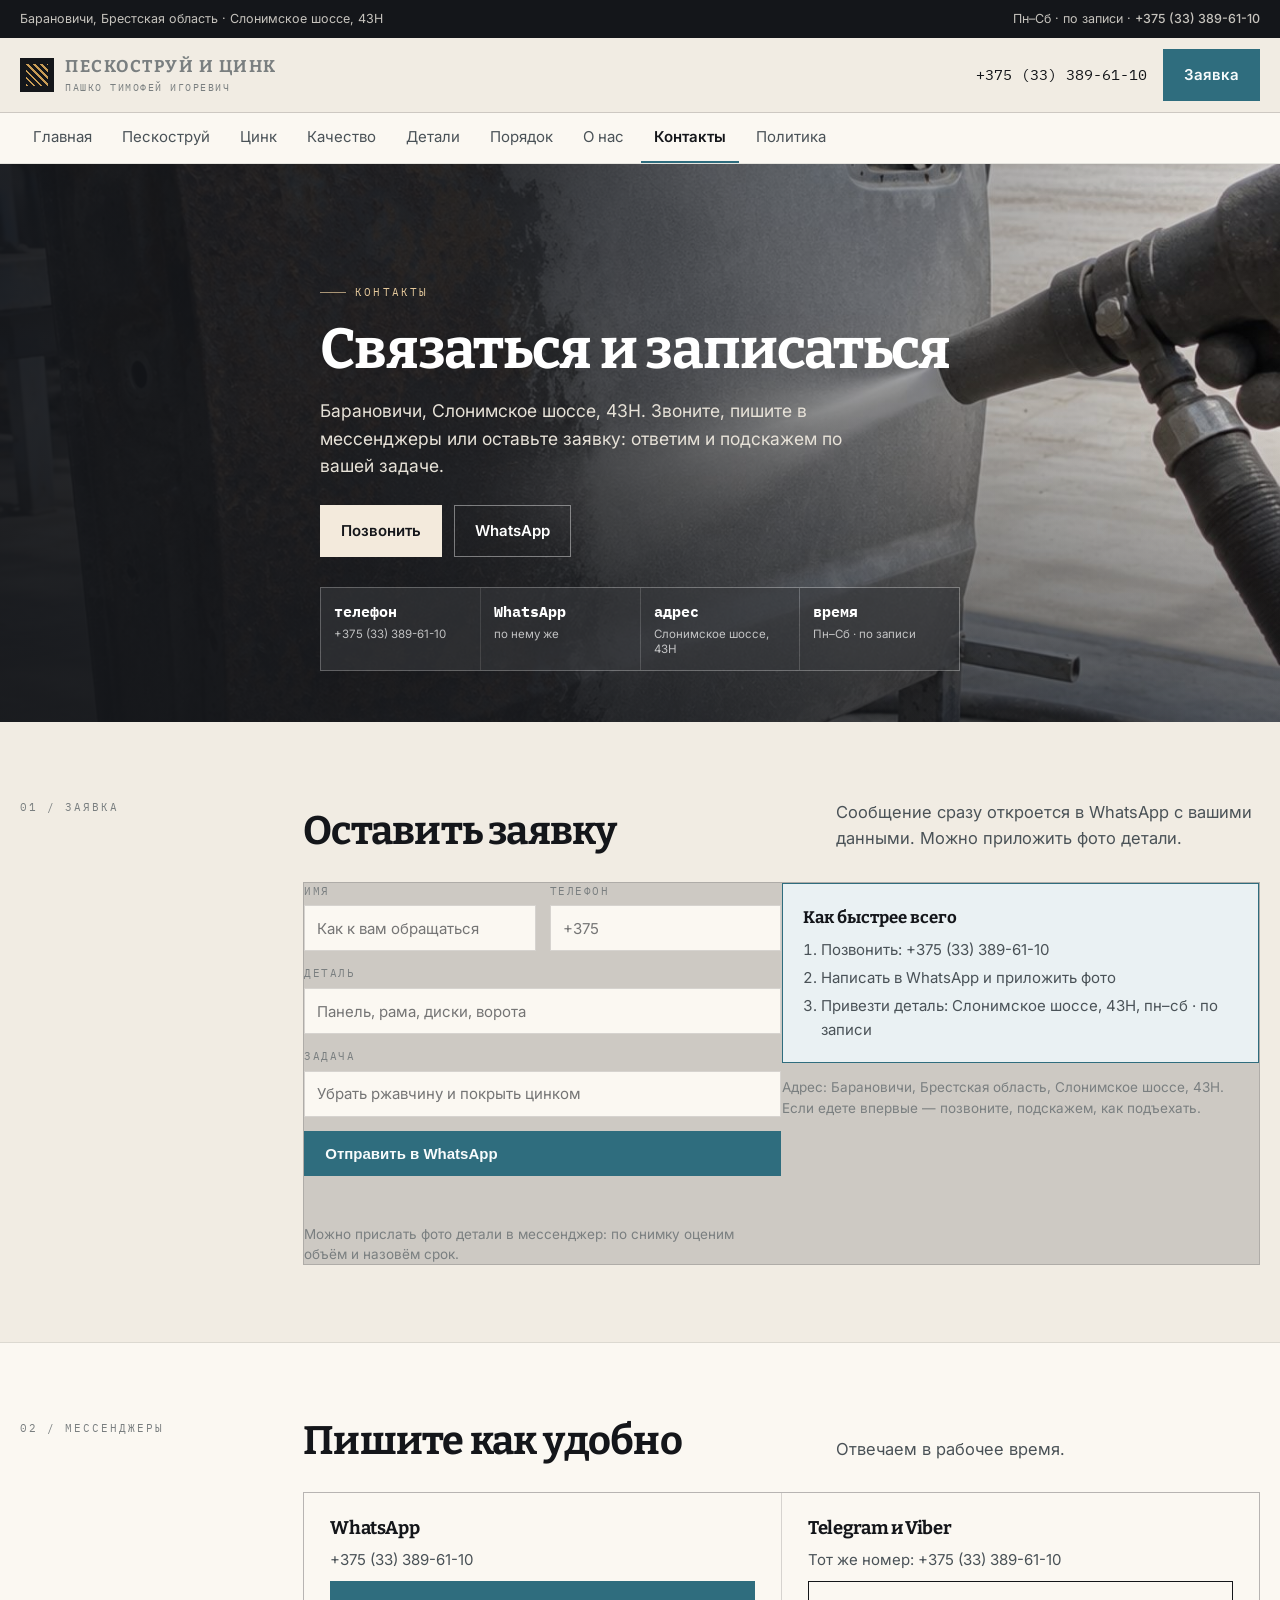
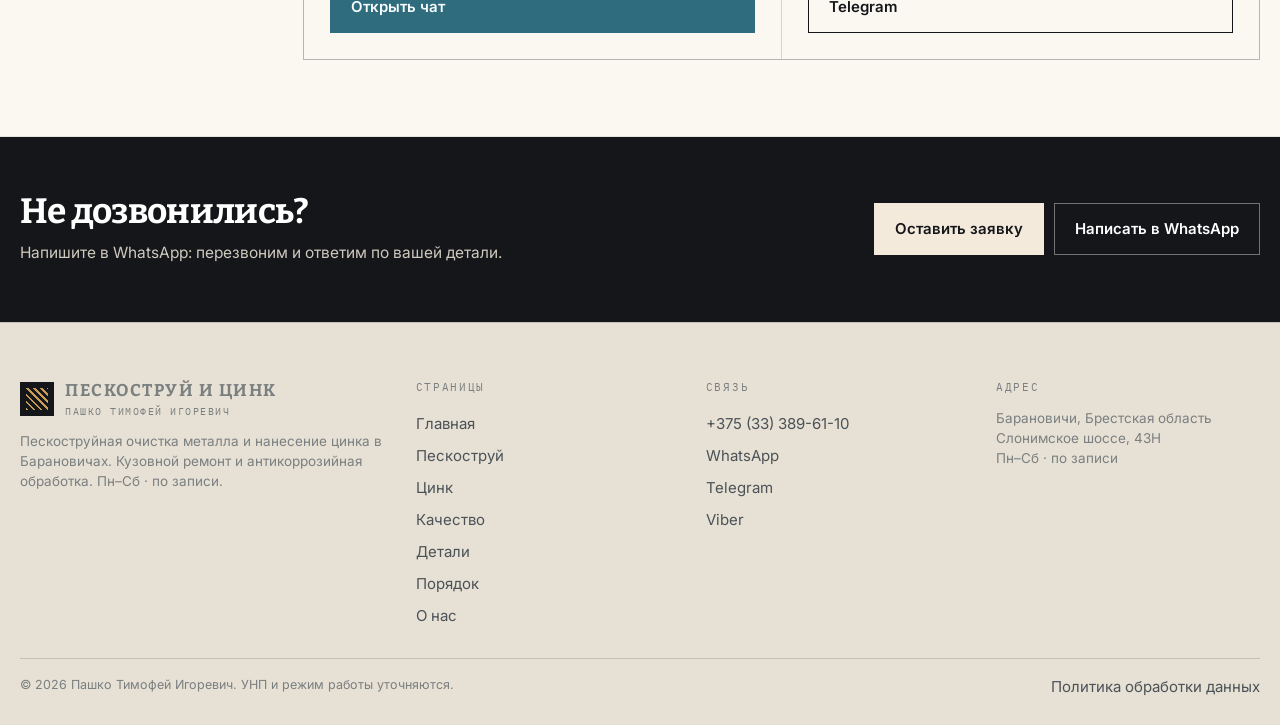
<file: kontakty.html>
<!doctype html><html lang="ru"><head><meta charset="utf-8"><meta name="viewport" content="width=device-width,initial-scale=1"><title>Контакты — пескоструй и цинк в Барановичах, +375 (33) 389-61-10</title><meta name="description" content="Телефон +375 (33) 389-61-10, Барановичи, Слонимское шоссе, 43Н. Пескоструйная очистка и цинкование металла."><link rel="icon" href="assets/img/favicon.svg" type="image/svg+xml"><style>
:root{--paper:#F1ECE3;--panel:#FBF8F2;--panel2:#E7E0D4;--ink:#14161A;--steel:#4A5257;
--muted:#7A7F80;--line:rgba(20,22,26,.16);--line2:rgba(20,22,26,.09);
--zinc:#2F6D7E;--zinc-d:#21515E;--rust:#A65A2A;--sand:#C99C55;
--f-b:'Bitter',Georgia,serif;--f-t:'Inter',system-ui,sans-serif;--f-m:'IBM Plex Mono',monospace}
*{box-sizing:border-box}
html{-webkit-text-size-adjust:100%;scroll-behavior:smooth;overflow-x:clip}
body{margin:0;background:var(--paper);color:var(--ink);font-family:var(--f-t);font-size:17px;line-height:1.6;
-webkit-font-smoothing:antialiased;overflow-x:hidden;padding-bottom:0}
@media(max-width:1049px){body{padding-bottom:58px}}
img{max-width:100%;display:block}
a{color:inherit}
.wrap{width:min(1240px,calc(100% - 40px));margin:0 auto}
@media(max-width:640px){.wrap{width:calc(100% - 26px)}}
h1,h2,h3{font-family:var(--f-b);font-weight:700;line-height:1.06;letter-spacing:-.02em;margin:0}
h1{font-size:clamp(2rem,4.4vw,3.6rem)}
h2{font-size:clamp(1.6rem,3.1vw,2.6rem)}
h3{font-size:clamp(1.05rem,1.7vw,1.3rem)}
p{margin:0}
.mono{font-family:var(--f-m);font-size:11px;letter-spacing:.18em;text-transform:uppercase;color:var(--zinc)}
.topbar{background:var(--ink);color:#EDE9E1;font-size:12.5px}
.topbar .wrap{display:flex;gap:20px;justify-content:space-between;align-items:center;min-height:38px;flex-wrap:wrap}
.topbar span{opacity:.82}
.topbar b{font-weight:500}
.hdr{position:sticky;top:0;z-index:60;background:rgba(241,236,227,.94);backdrop-filter:blur(12px);border-bottom:1px solid var(--line)}
.hdr__in{display:flex;align-items:center;gap:16px;min-height:74px}
.logo{display:flex;align-items:center;gap:11px;text-decoration:none;min-width:0}
.logo i{width:34px;height:34px;flex:0 0 34px;display:block;background:var(--ink);position:relative}
.logo i::after{content:"";position:absolute;left:6px;top:6px;right:6px;bottom:6px;
background:repeating-linear-gradient(45deg,var(--sand) 0 2px,transparent 2px 5px)}
.logo b{font-family:var(--f-b);font-size:17px;line-height:1.1}
.logo span{display:block;font-family:var(--f-m);font-size:9.5px;letter-spacing:.16em;text-transform:uppercase;color:var(--muted);margin-top:3px}
.hdr__sp{flex:1}
.hdr__tel{font-family:var(--f-m);font-size:14.5px;text-decoration:none;white-space:nowrap}
.btn{display:inline-flex;align-items:center;gap:9px;background:var(--ink);color:#F7F3EA;border:1px solid var(--ink);
padding:13px 20px;font-size:15px;font-weight:600;text-decoration:none;cursor:pointer;transition:background .2s,color .2s,transform .2s}
.btn:hover{background:var(--zinc);border-color:var(--zinc)}
.btn--line{background:transparent;color:var(--ink)}
.btn--line:hover{background:var(--ink);color:#F7F3EA}
.btn--zinc{background:var(--zinc);border-color:var(--zinc);color:#F7FBFC}
.btn--zinc:hover{background:var(--zinc-d);border-color:var(--zinc-d)}
.btn svg{width:16px;height:16px;fill:none;stroke:currentColor;stroke-width:1.9}
.burger{display:none;width:44px;height:44px;border:1px solid var(--line);background:transparent;align-items:center;justify-content:center;flex-direction:column;gap:5px;cursor:pointer}
.burger span{display:block;width:18px;height:2px;background:var(--ink)}
@media(max-width:1049px){.burger{display:flex}.hdr__tel{display:none}}
.strip{background:var(--panel);border-bottom:1px solid var(--line2)}
.strip__in{display:flex;gap:4px;overflow-x:auto;scrollbar-width:none}
.strip__in::-webkit-scrollbar{display:none}
.strip a{padding:12px 13px;font-size:15px;text-decoration:none;color:var(--steel);white-space:nowrap;border-bottom:2px solid transparent}
.strip a:hover{color:var(--ink)}
.strip a[aria-current]{color:var(--ink);border-bottom-color:var(--zinc);font-weight:600}
@media(max-width:640px){.strip a{font-size:13.5px;padding:10px 11px}}
.hero{position:relative;overflow:hidden;background:var(--ink);color:#fff;min-height:clamp(430px,62vh,620px);display:flex;align-items:flex-end}
.hero__bg{position:absolute;inset:0}
.hero__bg img{width:100%;height:100%;object-fit:cover;object-position:64% 50%}
.hero__bg::after{content:"";position:absolute;inset:0;
background:linear-gradient(96deg,rgba(20,22,26,.94) 0%,rgba(20,22,26,.86) 38%,rgba(20,22,26,.42) 66%,rgba(20,22,26,.1) 100%),
linear-gradient(0deg,rgba(20,22,26,.6),transparent 55%)}
.hero__in{position:relative;z-index:2;padding:clamp(30px,5vw,64px) 0 clamp(26px,4vw,52px);max-width:640px}
.hero .kick{color:#E3C79A}
.kick{display:inline-flex;align-items:center;gap:9px;font-family:var(--f-m);font-size:11px;letter-spacing:.2em;text-transform:uppercase;color:var(--zinc)}
.kick::before{content:"";width:26px;height:1px;background:currentColor;opacity:.7}
.hero h1{color:#fff;margin:18px 0 0;max-width:19ch}
.hero h1 em{font-style:normal;color:#DFC08C}
.hero__lead{margin-top:18px;font-size:clamp(15px,1.5vw,17.5px);line-height:1.55;color:#E7E2D8;max-width:52ch}
.hero__cta{display:flex;gap:12px;flex-wrap:wrap;margin-top:26px}
.hero .btn{background:#F3EADC;border-color:#F3EADC;color:var(--ink)}
.hero .btn:hover{background:#fff;border-color:#fff}
.hero .btn--line{background:transparent;border-color:rgba(255,255,255,.42);color:#fff}
.hero .btn--line:hover{background:rgba(255,255,255,.12);border-color:#fff;color:#fff}
.hero__figs{display:grid;grid-template-columns:repeat(4,minmax(0,1fr));gap:1px;background:rgba(255,255,255,.18);
margin-top:30px;border:1px solid rgba(255,255,255,.16)}
.hero__figs div{background:rgba(20,22,26,.5);padding:12px 13px;min-width:0}
.hero__figs b{display:block;font-family:var(--f-m);font-size:15px;color:#fff;letter-spacing:0}
.hero__figs span{display:block;font-size:11.5px;line-height:1.35;color:rgba(255,255,255,.7);margin-top:3px}
@media(max-width:720px){.hero__figs{grid-template-columns:repeat(2,minmax(0,1fr))}}
.band{padding:clamp(46px,6vw,86px) 0;border-bottom:1px solid var(--line2)}
.band--alt{background:var(--panel)}
.band--ink{background:var(--ink);color:#EDE9E1;border-bottom:0}
.band--ink h2,.band--ink h3{color:#fff}
.band--ink .kick{color:#E3C79A}
.band--ink p{color:#CFC9BE}
.sect{display:grid;grid-template-columns:minmax(0,1fr);gap:clamp(18px,2.6vw,34px)}
@media(min-width:1000px){.sect{grid-template-columns:250px minmax(0,1fr)}}
.sect__side{display:flex;flex-direction:column;gap:10px;align-items:flex-start}
.sect__side .mono{color:var(--muted)}
@media(min-width:1000px){.sect__side{position:sticky;top:130px;align-self:start}}
.sect__head{display:grid;gap:14px;margin-bottom:clamp(18px,2.4vw,30px)}
@media(min-width:820px){.sect__head{grid-template-columns:minmax(0,1.1fr) minmax(0,.9fr);align-items:end}}
.sect__head p{color:var(--steel);font-size:16.5px;max-width:46ch}
</style><link rel="preconnect" href="https://fonts.googleapis.com"><link rel="preconnect" href="https://fonts.gstatic.com" crossorigin><link href="https://fonts.googleapis.com/css2?family=Bitter:wght@600;700&family=Inter:wght@400;500;600&family=IBM+Plex+Mono:wght@400;500&display=swap" rel="stylesheet"><link rel="stylesheet" href="assets/css/site.v1.css"></head><body><div class="topbar"><div class="wrap"><span>Барановичи, Брестская область · Слонимское шоссе, 43Н</span><span>Пн–Сб · по записи · <b><a href="tel:+375333896110" style="color:inherit;text-decoration:none">+375 (33) 389-61-10</a></b></span></div></div><header class="hdr"><div class="wrap hdr__in"><a class="logo" href="index.html"><i></i><span style="display:block"><b>Пескоструй и цинк</b><span>Пашко Тимофей Игоревич</span></span></a><span class="hdr__sp"></span><a class="hdr__tel" href="tel:+375333896110">+375 (33) 389-61-10</a><a class="btn btn--zinc" href="kontakty.html#zayavka">Заявка</a><button class="burger" id="burger" aria-label="Меню" aria-expanded="false"><span></span><span></span><span></span></button></div></header><div class="strip" aria-label="Страницы"><div class="wrap strip__in"><a href="index.html">Главная</a><a href="peskostruy.html">Пескоструй</a><a href="cink.html">Цинк</a><a href="kachestvo.html">Качество</a><a href="detali.html">Детали</a><a href="etapi.html">Порядок</a><a href="o-mastere.html">О нас</a><a href="kontakty.html" aria-current="page">Контакты</a><a href="politika.html">Политика</a></div></div><div class="drawer" id="drawer" data-open="false"><div class="drawer__top"><b style="font-family:var(--f-b);font-size:17px">Пескоструй и цинк</b><button class="burger" id="drawerClose" aria-label="Закрыть" style="display:flex"><span></span><span></span><span></span></button></div><nav><a href="index.html">Главная</a><a href="peskostruy.html">Пескоструй</a><a href="cink.html">Цинк</a><a href="kachestvo.html">Качество</a><a href="detali.html">Детали</a><a href="etapi.html">Порядок</a><a href="o-mastere.html">О нас</a><a href="kontakty.html" aria-current="page">Контакты</a><a href="politika.html">Политика</a></nav><div class="drawer__act"><a class="btn" href="tel:+375333896110">Позвонить +375 (33) 389-61-10</a><a class="btn btn--line" href="https://wa.me/375333896110" target="_blank" rel="noopener">WhatsApp</a></div></div><main><section class="hero"><div class="hero__bg"><img src="assets/img/hero.jpg" alt="" fetchpriority="high"></div><div class="hero__in wrap"><span class="kick">контакты</span><h1>Связаться и записаться</h1><p class="hero__lead">Барановичи, Слонимское шоссе, 43Н. Звоните, пишите в мессенджеры или оставьте заявку: ответим и подскажем по вашей задаче.</p><div class="hero__cta"><a class="btn" href="tel:+375333896110">Позвонить</a><a class="btn btn--line" href="https://wa.me/375333896110">WhatsApp</a></div><div class="hero__figs"><div><b>телефон</b><span>+375 (33) 389-61-10</span></div><div><b>WhatsApp</b><span>по нему же</span></div><div><b>адрес</b><span>Слонимское шоссе, 43Н</span></div><div><b>время</b><span>Пн–Сб · по записи</span></div></div></div></section><section class="band "><div class="wrap"><div class="sect"><div class="sect__side"><span class="mono">01 / заявка</span></div><div><div class="sect__head"><h2>Оставить заявку</h2><p>Сообщение сразу откроется в WhatsApp с вашими данными. Можно приложить фото детали.</p></div><div id="zayavka" class="cards cards--2"><form class="form" onsubmit="return false"><div class="form__row"><label class="field"><span>Имя</span><input name="name" placeholder="Как к вам обращаться"></label><label class="field"><span>Телефон</span><input name="tel" inputmode="tel" placeholder="+375"></label></div><label class="field"><span>Деталь</span><input name="detail" placeholder="Панель, рама, диски, ворота"></label><label class="field"><span>Задача</span><input name="task" placeholder="Убрать ржавчину и покрыть цинком"></label><button class="btn btn--zinc" id="sendForm" type="button">Отправить в WhatsApp</button><p class="formout" id="formout"></p><p class="note">Можно прислать фото детали в мессенджер: по снимку оценим объём и назовём срок.</p></form><div style="display:grid;gap:14px;align-content:start"><div class="pick__out"><b>Как быстрее всего</b><ol><li>Позвонить: +375 (33) 389-61-10</li><li>Написать в WhatsApp и приложить фото</li><li>Привезти деталь: Слонимское шоссе, 43Н, пн–сб · по записи</li></ol></div><p class="note">Адрес: Барановичи, Брестская область, Слонимское шоссе, 43Н. Если едете впервые — позвоните, подскажем, как подъехать.</p></div></div></div></div></div></section><section class="band band--alt"><div class="wrap"><div class="sect"><div class="sect__side"><span class="mono">02 / мессенджеры</span></div><div><div class="sect__head"><h2>Пишите как удобно</h2><p>Отвечаем в рабочее время.</p></div><div class="cards cards--2"><article class="card"><h3>WhatsApp</h3><p>+375 (33) 389-61-10</p><a class="btn btn--zinc" href="https://wa.me/375333896110" target="_blank" rel="noopener">Открыть чат</a></article><article class="card"><h3>Telegram и Viber</h3><p>Тот же номер: +375 (33) 389-61-10</p><a class="btn btn--line" href="https://t.me/+375333896110" target="_blank" rel="noopener">Telegram</a></article></div></div></div></div></section><section class="cta"><div class="wrap cta__in"><div><h2>Не дозвонились?</h2><p>Напишите в WhatsApp: перезвоним и ответим по вашей детали.</p></div><div class="cta__act"><a class="btn" href="kontakty.html#zayavka">Оставить заявку</a><a class="btn btn--line" href="https://wa.me/375333896110">Написать в WhatsApp</a></div></div></section></main><script src="assets/js/main.v1.js" defer></script><footer class="foot"><div class="wrap"><div class="foot__grid"><div><div class="logo" style="margin-bottom:12px"><i></i><span style="display:block"><b>Пескоструй и цинк</b><span>Пашко Тимофей Игоревич</span></span></div><p class="note">Пескоструйная очистка металла и нанесение цинка в Барановичах. Кузовной ремонт и антикоррозийная обработка. Пн–Сб · по записи.</p></div><div><h4>Страницы</h4><a href="index.html">Главная</a><a href="peskostruy.html">Пескоструй</a><a href="cink.html">Цинк</a><a href="kachestvo.html">Качество</a><a href="detali.html">Детали</a><a href="etapi.html">Порядок</a><a href="o-mastere.html">О нас</a></div><div><h4>Связь</h4><a href="tel:+375333896110">+375 (33) 389-61-10</a><a href="https://wa.me/375333896110" target="_blank" rel="noopener">WhatsApp</a><a href="https://t.me/+375333896110" target="_blank" rel="noopener">Telegram</a><a href="viber://chat?number=%2B375333896110">Viber</a></div><div><h4>Адрес</h4><p class="note">Барановичи, Брестская область<br>Слонимское шоссе, 43Н<br>Пн–Сб · по записи</p></div></div><div class="foot__bo"><span>© 2026 Пашко Тимофей Игоревич. УНП и режим работы уточняются.</span><span><a href="politika.html" style="display:inline;padding:0">Политика обработки данных</a></span></div></div></footer><div class="fbar"><a href="tel:+375333896110"><svg viewBox="0 0 24 24"><path d="M4 5c0-1 1-2 2-2h2l2 5-2 1c1 3 3 5 6 6l1-2 5 2v2c0 1-1 2-2 2C10 19 4 13 4 5z"/></svg>Позвонить</a><a href="https://wa.me/375333896110" target="_blank" rel="noopener"><svg viewBox="0 0 24 24"><path d="M4 20l1-4A8 8 0 1112 20a8 8 0 01-4-1l-4 1z"/></svg>WhatsApp</a><a href="viber://chat?number=%2B375333896110"><svg viewBox="0 0 24 24"><path d="M12 3a7 7 0 017 7v2a7 7 0 01-7 7l-4 2 1-3a7 7 0 013-15z"/></svg>Viber</a><a href="https://t.me/+375333896110" target="_blank" rel="noopener"><svg viewBox="0 0 24 24"><path d="M21 4L3 11l5 2 2 6 3-4 4 3 4-14z"/></svg>Telegram</a></div>
</file>
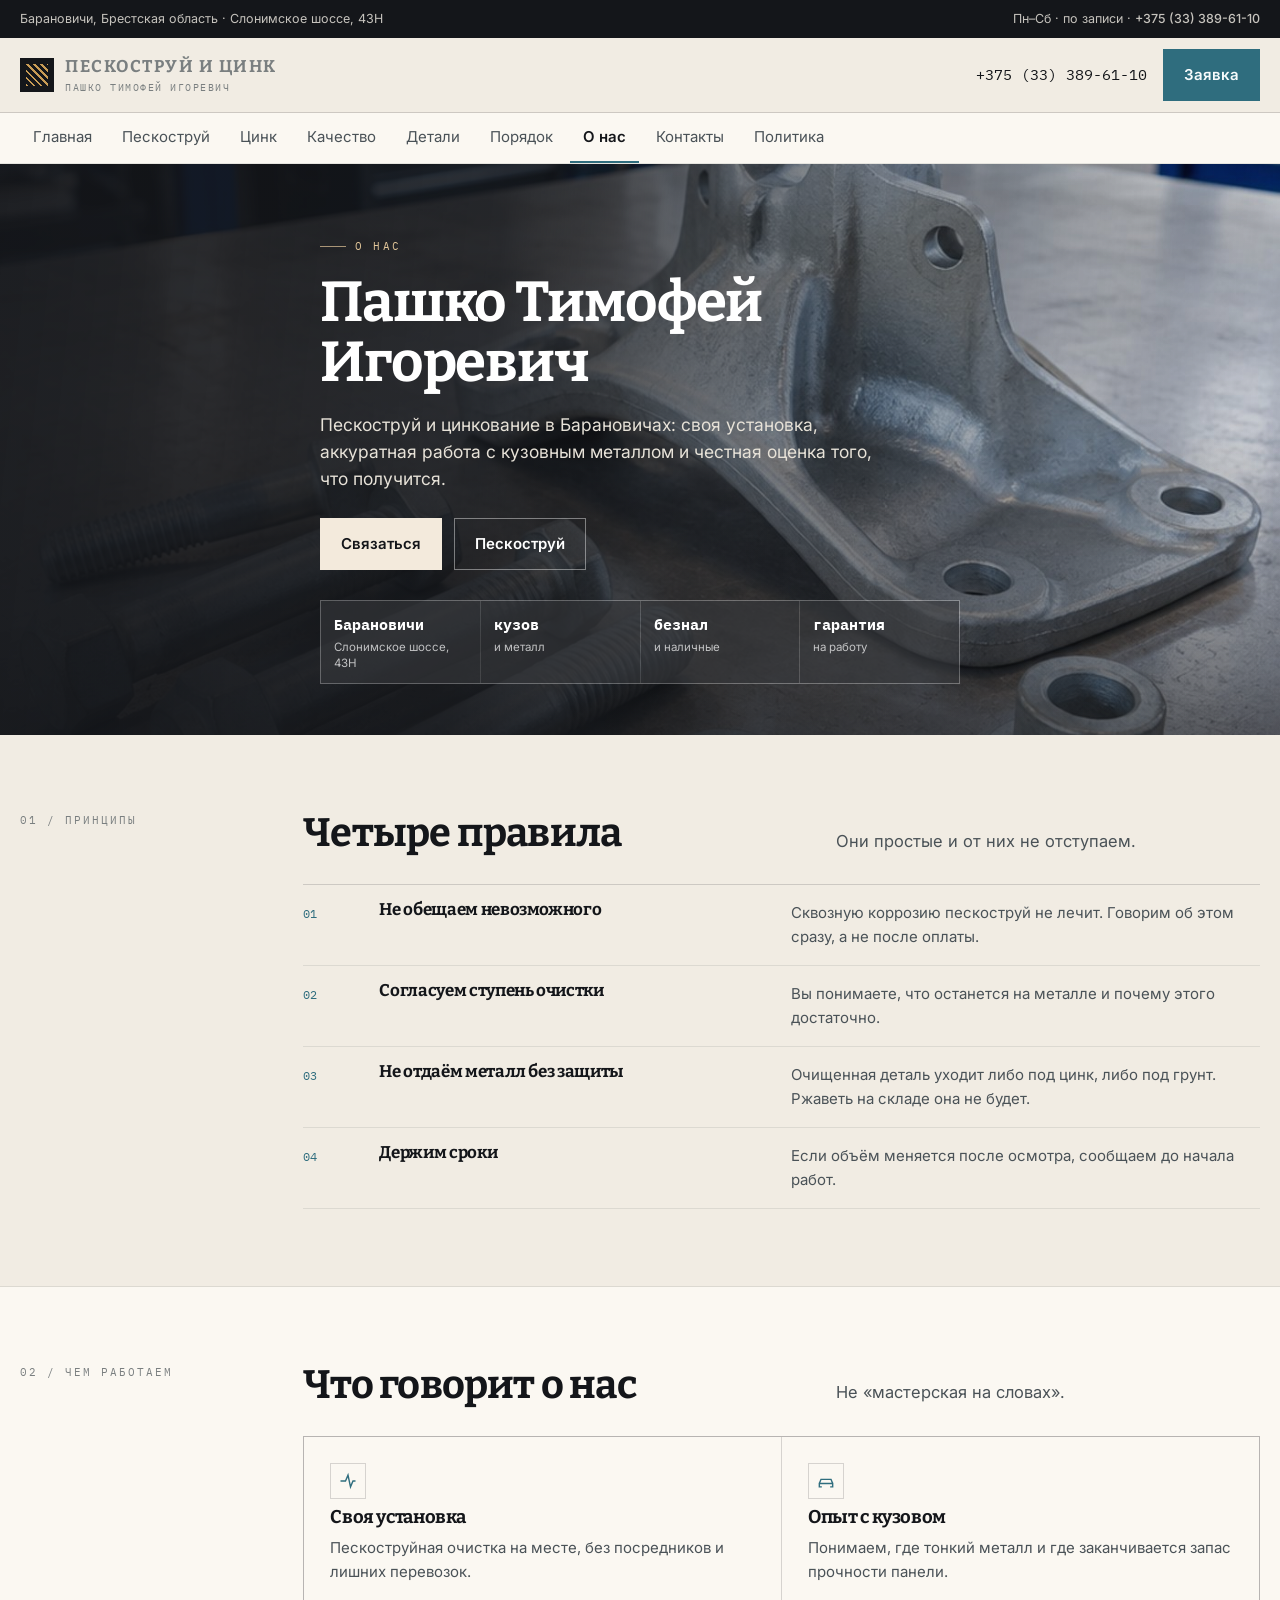
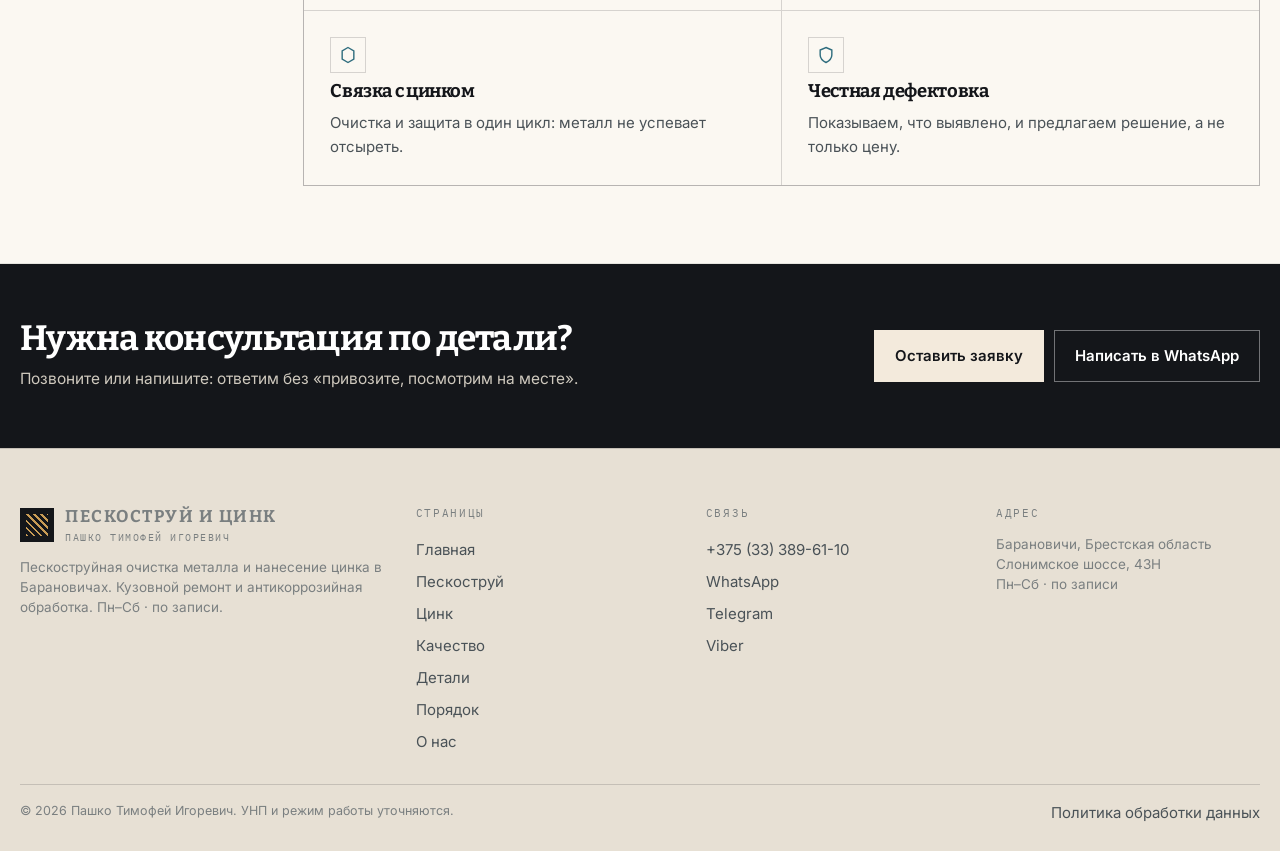
<file: o-mastere.html>
<!doctype html><html lang="ru"><head><meta charset="utf-8"><meta name="viewport" content="width=device-width,initial-scale=1"><title>О мастерской — пескоструй и цинк, Барановичи, Пашко Тимофей Игоревич</title><meta name="description" content="Пашко Тимофей Игоревич: пескоструйная очистка и цинкование металла в Барановичах, Слонимское шоссе, 43Н."><link rel="icon" href="assets/img/favicon.svg" type="image/svg+xml"><style>
:root{--paper:#F1ECE3;--panel:#FBF8F2;--panel2:#E7E0D4;--ink:#14161A;--steel:#4A5257;
--muted:#7A7F80;--line:rgba(20,22,26,.16);--line2:rgba(20,22,26,.09);
--zinc:#2F6D7E;--zinc-d:#21515E;--rust:#A65A2A;--sand:#C99C55;
--f-b:'Bitter',Georgia,serif;--f-t:'Inter',system-ui,sans-serif;--f-m:'IBM Plex Mono',monospace}
*{box-sizing:border-box}
html{-webkit-text-size-adjust:100%;scroll-behavior:smooth;overflow-x:clip}
body{margin:0;background:var(--paper);color:var(--ink);font-family:var(--f-t);font-size:17px;line-height:1.6;
-webkit-font-smoothing:antialiased;overflow-x:hidden;padding-bottom:0}
@media(max-width:1049px){body{padding-bottom:58px}}
img{max-width:100%;display:block}
a{color:inherit}
.wrap{width:min(1240px,calc(100% - 40px));margin:0 auto}
@media(max-width:640px){.wrap{width:calc(100% - 26px)}}
h1,h2,h3{font-family:var(--f-b);font-weight:700;line-height:1.06;letter-spacing:-.02em;margin:0}
h1{font-size:clamp(2rem,4.4vw,3.6rem)}
h2{font-size:clamp(1.6rem,3.1vw,2.6rem)}
h3{font-size:clamp(1.05rem,1.7vw,1.3rem)}
p{margin:0}
.mono{font-family:var(--f-m);font-size:11px;letter-spacing:.18em;text-transform:uppercase;color:var(--zinc)}
.topbar{background:var(--ink);color:#EDE9E1;font-size:12.5px}
.topbar .wrap{display:flex;gap:20px;justify-content:space-between;align-items:center;min-height:38px;flex-wrap:wrap}
.topbar span{opacity:.82}
.topbar b{font-weight:500}
.hdr{position:sticky;top:0;z-index:60;background:rgba(241,236,227,.94);backdrop-filter:blur(12px);border-bottom:1px solid var(--line)}
.hdr__in{display:flex;align-items:center;gap:16px;min-height:74px}
.logo{display:flex;align-items:center;gap:11px;text-decoration:none;min-width:0}
.logo i{width:34px;height:34px;flex:0 0 34px;display:block;background:var(--ink);position:relative}
.logo i::after{content:"";position:absolute;left:6px;top:6px;right:6px;bottom:6px;
background:repeating-linear-gradient(45deg,var(--sand) 0 2px,transparent 2px 5px)}
.logo b{font-family:var(--f-b);font-size:17px;line-height:1.1}
.logo span{display:block;font-family:var(--f-m);font-size:9.5px;letter-spacing:.16em;text-transform:uppercase;color:var(--muted);margin-top:3px}
.hdr__sp{flex:1}
.hdr__tel{font-family:var(--f-m);font-size:14.5px;text-decoration:none;white-space:nowrap}
.btn{display:inline-flex;align-items:center;gap:9px;background:var(--ink);color:#F7F3EA;border:1px solid var(--ink);
padding:13px 20px;font-size:15px;font-weight:600;text-decoration:none;cursor:pointer;transition:background .2s,color .2s,transform .2s}
.btn:hover{background:var(--zinc);border-color:var(--zinc)}
.btn--line{background:transparent;color:var(--ink)}
.btn--line:hover{background:var(--ink);color:#F7F3EA}
.btn--zinc{background:var(--zinc);border-color:var(--zinc);color:#F7FBFC}
.btn--zinc:hover{background:var(--zinc-d);border-color:var(--zinc-d)}
.btn svg{width:16px;height:16px;fill:none;stroke:currentColor;stroke-width:1.9}
.burger{display:none;width:44px;height:44px;border:1px solid var(--line);background:transparent;align-items:center;justify-content:center;flex-direction:column;gap:5px;cursor:pointer}
.burger span{display:block;width:18px;height:2px;background:var(--ink)}
@media(max-width:1049px){.burger{display:flex}.hdr__tel{display:none}}
.strip{background:var(--panel);border-bottom:1px solid var(--line2)}
.strip__in{display:flex;gap:4px;overflow-x:auto;scrollbar-width:none}
.strip__in::-webkit-scrollbar{display:none}
.strip a{padding:12px 13px;font-size:15px;text-decoration:none;color:var(--steel);white-space:nowrap;border-bottom:2px solid transparent}
.strip a:hover{color:var(--ink)}
.strip a[aria-current]{color:var(--ink);border-bottom-color:var(--zinc);font-weight:600}
@media(max-width:640px){.strip a{font-size:13.5px;padding:10px 11px}}
.hero{position:relative;overflow:hidden;background:var(--ink);color:#fff;min-height:clamp(430px,62vh,620px);display:flex;align-items:flex-end}
.hero__bg{position:absolute;inset:0}
.hero__bg img{width:100%;height:100%;object-fit:cover;object-position:64% 50%}
.hero__bg::after{content:"";position:absolute;inset:0;
background:linear-gradient(96deg,rgba(20,22,26,.94) 0%,rgba(20,22,26,.86) 38%,rgba(20,22,26,.42) 66%,rgba(20,22,26,.1) 100%),
linear-gradient(0deg,rgba(20,22,26,.6),transparent 55%)}
.hero__in{position:relative;z-index:2;padding:clamp(30px,5vw,64px) 0 clamp(26px,4vw,52px);max-width:640px}
.hero .kick{color:#E3C79A}
.kick{display:inline-flex;align-items:center;gap:9px;font-family:var(--f-m);font-size:11px;letter-spacing:.2em;text-transform:uppercase;color:var(--zinc)}
.kick::before{content:"";width:26px;height:1px;background:currentColor;opacity:.7}
.hero h1{color:#fff;margin:18px 0 0;max-width:19ch}
.hero h1 em{font-style:normal;color:#DFC08C}
.hero__lead{margin-top:18px;font-size:clamp(15px,1.5vw,17.5px);line-height:1.55;color:#E7E2D8;max-width:52ch}
.hero__cta{display:flex;gap:12px;flex-wrap:wrap;margin-top:26px}
.hero .btn{background:#F3EADC;border-color:#F3EADC;color:var(--ink)}
.hero .btn:hover{background:#fff;border-color:#fff}
.hero .btn--line{background:transparent;border-color:rgba(255,255,255,.42);color:#fff}
.hero .btn--line:hover{background:rgba(255,255,255,.12);border-color:#fff;color:#fff}
.hero__figs{display:grid;grid-template-columns:repeat(4,minmax(0,1fr));gap:1px;background:rgba(255,255,255,.18);
margin-top:30px;border:1px solid rgba(255,255,255,.16)}
.hero__figs div{background:rgba(20,22,26,.5);padding:12px 13px;min-width:0}
.hero__figs b{display:block;font-family:var(--f-m);font-size:15px;color:#fff;letter-spacing:0}
.hero__figs span{display:block;font-size:11.5px;line-height:1.35;color:rgba(255,255,255,.7);margin-top:3px}
@media(max-width:720px){.hero__figs{grid-template-columns:repeat(2,minmax(0,1fr))}}
.band{padding:clamp(46px,6vw,86px) 0;border-bottom:1px solid var(--line2)}
.band--alt{background:var(--panel)}
.band--ink{background:var(--ink);color:#EDE9E1;border-bottom:0}
.band--ink h2,.band--ink h3{color:#fff}
.band--ink .kick{color:#E3C79A}
.band--ink p{color:#CFC9BE}
.sect{display:grid;grid-template-columns:minmax(0,1fr);gap:clamp(18px,2.6vw,34px)}
@media(min-width:1000px){.sect{grid-template-columns:250px minmax(0,1fr)}}
.sect__side{display:flex;flex-direction:column;gap:10px;align-items:flex-start}
.sect__side .mono{color:var(--muted)}
@media(min-width:1000px){.sect__side{position:sticky;top:130px;align-self:start}}
.sect__head{display:grid;gap:14px;margin-bottom:clamp(18px,2.4vw,30px)}
@media(min-width:820px){.sect__head{grid-template-columns:minmax(0,1.1fr) minmax(0,.9fr);align-items:end}}
.sect__head p{color:var(--steel);font-size:16.5px;max-width:46ch}
</style><link rel="preconnect" href="https://fonts.googleapis.com"><link rel="preconnect" href="https://fonts.gstatic.com" crossorigin><link href="https://fonts.googleapis.com/css2?family=Bitter:wght@600;700&family=Inter:wght@400;500;600&family=IBM+Plex+Mono:wght@400;500&display=swap" rel="stylesheet"><link rel="stylesheet" href="assets/css/site.v1.css"></head><body><div class="topbar"><div class="wrap"><span>Барановичи, Брестская область · Слонимское шоссе, 43Н</span><span>Пн–Сб · по записи · <b><a href="tel:+375333896110" style="color:inherit;text-decoration:none">+375 (33) 389-61-10</a></b></span></div></div><header class="hdr"><div class="wrap hdr__in"><a class="logo" href="index.html"><i></i><span style="display:block"><b>Пескоструй и цинк</b><span>Пашко Тимофей Игоревич</span></span></a><span class="hdr__sp"></span><a class="hdr__tel" href="tel:+375333896110">+375 (33) 389-61-10</a><a class="btn btn--zinc" href="kontakty.html#zayavka">Заявка</a><button class="burger" id="burger" aria-label="Меню" aria-expanded="false"><span></span><span></span><span></span></button></div></header><div class="strip" aria-label="Страницы"><div class="wrap strip__in"><a href="index.html">Главная</a><a href="peskostruy.html">Пескоструй</a><a href="cink.html">Цинк</a><a href="kachestvo.html">Качество</a><a href="detali.html">Детали</a><a href="etapi.html">Порядок</a><a href="o-mastere.html" aria-current="page">О нас</a><a href="kontakty.html">Контакты</a><a href="politika.html">Политика</a></div></div><div class="drawer" id="drawer" data-open="false"><div class="drawer__top"><b style="font-family:var(--f-b);font-size:17px">Пескоструй и цинк</b><button class="burger" id="drawerClose" aria-label="Закрыть" style="display:flex"><span></span><span></span><span></span></button></div><nav><a href="index.html">Главная</a><a href="peskostruy.html">Пескоструй</a><a href="cink.html">Цинк</a><a href="kachestvo.html">Качество</a><a href="detali.html">Детали</a><a href="etapi.html">Порядок</a><a href="o-mastere.html" aria-current="page">О нас</a><a href="kontakty.html">Контакты</a><a href="politika.html">Политика</a></nav><div class="drawer__act"><a class="btn" href="tel:+375333896110">Позвонить +375 (33) 389-61-10</a><a class="btn btn--line" href="https://wa.me/375333896110" target="_blank" rel="noopener">WhatsApp</a></div></div><main><section class="hero"><div class="hero__bg"><img src="assets/img/zinc.jpg" alt="" fetchpriority="high"></div><div class="hero__in wrap"><span class="kick">о нас</span><h1>Пашко Тимофей Игоревич</h1><p class="hero__lead">Пескоструй и цинкование в Барановичах: своя установка, аккуратная работа с кузовным металлом и честная оценка того, что получится.</p><div class="hero__cta"><a class="btn" href="kontakty.html#zayavka">Связаться</a><a class="btn btn--line" href="peskostruy.html">Пескоструй</a></div><div class="hero__figs"><div><b>Барановичи</b><span>Слонимское шоссе, 43Н</span></div><div><b>кузов</b><span>и металл</span></div><div><b>безнал</b><span>и наличные</span></div><div><b>гарантия</b><span>на работу</span></div></div></div></section><section class="band "><div class="wrap"><div class="sect"><div class="sect__side"><span class="mono">01 / принципы</span></div><div><div class="sect__head"><h2>Четыре правила</h2><p>Они простые и от них не отступаем.</p></div><div class="rows"><div class="row"><span class="row__n">01</span><h3>Не обещаем невозможного</h3><p>Сквозную коррозию пескоструй не лечит. Говорим об этом сразу, а не после оплаты.</p></div><div class="row"><span class="row__n">02</span><h3>Согласуем ступень очистки</h3><p>Вы понимаете, что останется на металле и почему этого достаточно.</p></div><div class="row"><span class="row__n">03</span><h3>Не отдаём металл без защиты</h3><p>Очищенная деталь уходит либо под цинк, либо под грунт. Ржаветь на складе она не будет.</p></div><div class="row"><span class="row__n">04</span><h3>Держим сроки</h3><p>Если объём меняется после осмотра, сообщаем до начала работ.</p></div></div></div></div></div></section><section class="band band--alt"><div class="wrap"><div class="sect"><div class="sect__side"><span class="mono">02 / чем работаем</span></div><div><div class="sect__head"><h2>Что говорит о нас</h2><p>Не «мастерская на словах».</p></div><div class="cards cards--2"><article class="card"><span class="card__ico"><svg viewBox="0 0 24 24"><path d="M3 12h6l3-7 3 14 3-7h3"/></svg></span><h3>Своя установка</h3><p>Пескоструйная очистка на месте, без посредников и лишних перевозок.</p></article><article class="card"><span class="card__ico"><svg viewBox="0 0 24 24"><path d="M4 15l2-5h12l2 5v4h-3M7 19H4v-4h16v4h-3M8 15h8"/></svg></span><h3>Опыт с кузовом</h3><p>Понимаем, где тонкий металл и где заканчивается запас прочности панели.</p></article><article class="card"><span class="card__ico"><svg viewBox="0 0 24 24"><path d="M12 3l7 4v10l-7 4-7-4V7z"/></svg></span><h3>Связка с цинком</h3><p>Очистка и защита в один цикл: металл не успевает отсыреть.</p></article><article class="card"><span class="card__ico"><svg viewBox="0 0 24 24"><path d="M12 3l7 3v6c0 5-3 7-7 9-4-2-7-4-7-9V6z"/></svg></span><h3>Честная дефектовка</h3><p>Показываем, что выявлено, и предлагаем решение, а не только цену.</p></article></div></div></div></div></section><section class="cta"><div class="wrap cta__in"><div><h2>Нужна консультация по детали?</h2><p>Позвоните или напишите: ответим без «привозите, посмотрим на месте».</p></div><div class="cta__act"><a class="btn" href="kontakty.html#zayavka">Оставить заявку</a><a class="btn btn--line" href="https://wa.me/375333896110">Написать в WhatsApp</a></div></div></section></main><script src="assets/js/main.v1.js" defer></script><footer class="foot"><div class="wrap"><div class="foot__grid"><div><div class="logo" style="margin-bottom:12px"><i></i><span style="display:block"><b>Пескоструй и цинк</b><span>Пашко Тимофей Игоревич</span></span></div><p class="note">Пескоструйная очистка металла и нанесение цинка в Барановичах. Кузовной ремонт и антикоррозийная обработка. Пн–Сб · по записи.</p></div><div><h4>Страницы</h4><a href="index.html">Главная</a><a href="peskostruy.html">Пескоструй</a><a href="cink.html">Цинк</a><a href="kachestvo.html">Качество</a><a href="detali.html">Детали</a><a href="etapi.html">Порядок</a><a href="o-mastere.html">О нас</a></div><div><h4>Связь</h4><a href="tel:+375333896110">+375 (33) 389-61-10</a><a href="https://wa.me/375333896110" target="_blank" rel="noopener">WhatsApp</a><a href="https://t.me/+375333896110" target="_blank" rel="noopener">Telegram</a><a href="viber://chat?number=%2B375333896110">Viber</a></div><div><h4>Адрес</h4><p class="note">Барановичи, Брестская область<br>Слонимское шоссе, 43Н<br>Пн–Сб · по записи</p></div></div><div class="foot__bo"><span>© 2026 Пашко Тимофей Игоревич. УНП и режим работы уточняются.</span><span><a href="politika.html" style="display:inline;padding:0">Политика обработки данных</a></span></div></div></footer><div class="fbar"><a href="tel:+375333896110"><svg viewBox="0 0 24 24"><path d="M4 5c0-1 1-2 2-2h2l2 5-2 1c1 3 3 5 6 6l1-2 5 2v2c0 1-1 2-2 2C10 19 4 13 4 5z"/></svg>Позвонить</a><a href="https://wa.me/375333896110" target="_blank" rel="noopener"><svg viewBox="0 0 24 24"><path d="M4 20l1-4A8 8 0 1112 20a8 8 0 01-4-1l-4 1z"/></svg>WhatsApp</a><a href="viber://chat?number=%2B375333896110"><svg viewBox="0 0 24 24"><path d="M12 3a7 7 0 017 7v2a7 7 0 01-7 7l-4 2 1-3a7 7 0 013-15z"/></svg>Viber</a><a href="https://t.me/+375333896110" target="_blank" rel="noopener"><svg viewBox="0 0 24 24"><path d="M21 4L3 11l5 2 2 6 3-4 4 3 4-14z"/></svg>Telegram</a></div>
</file>
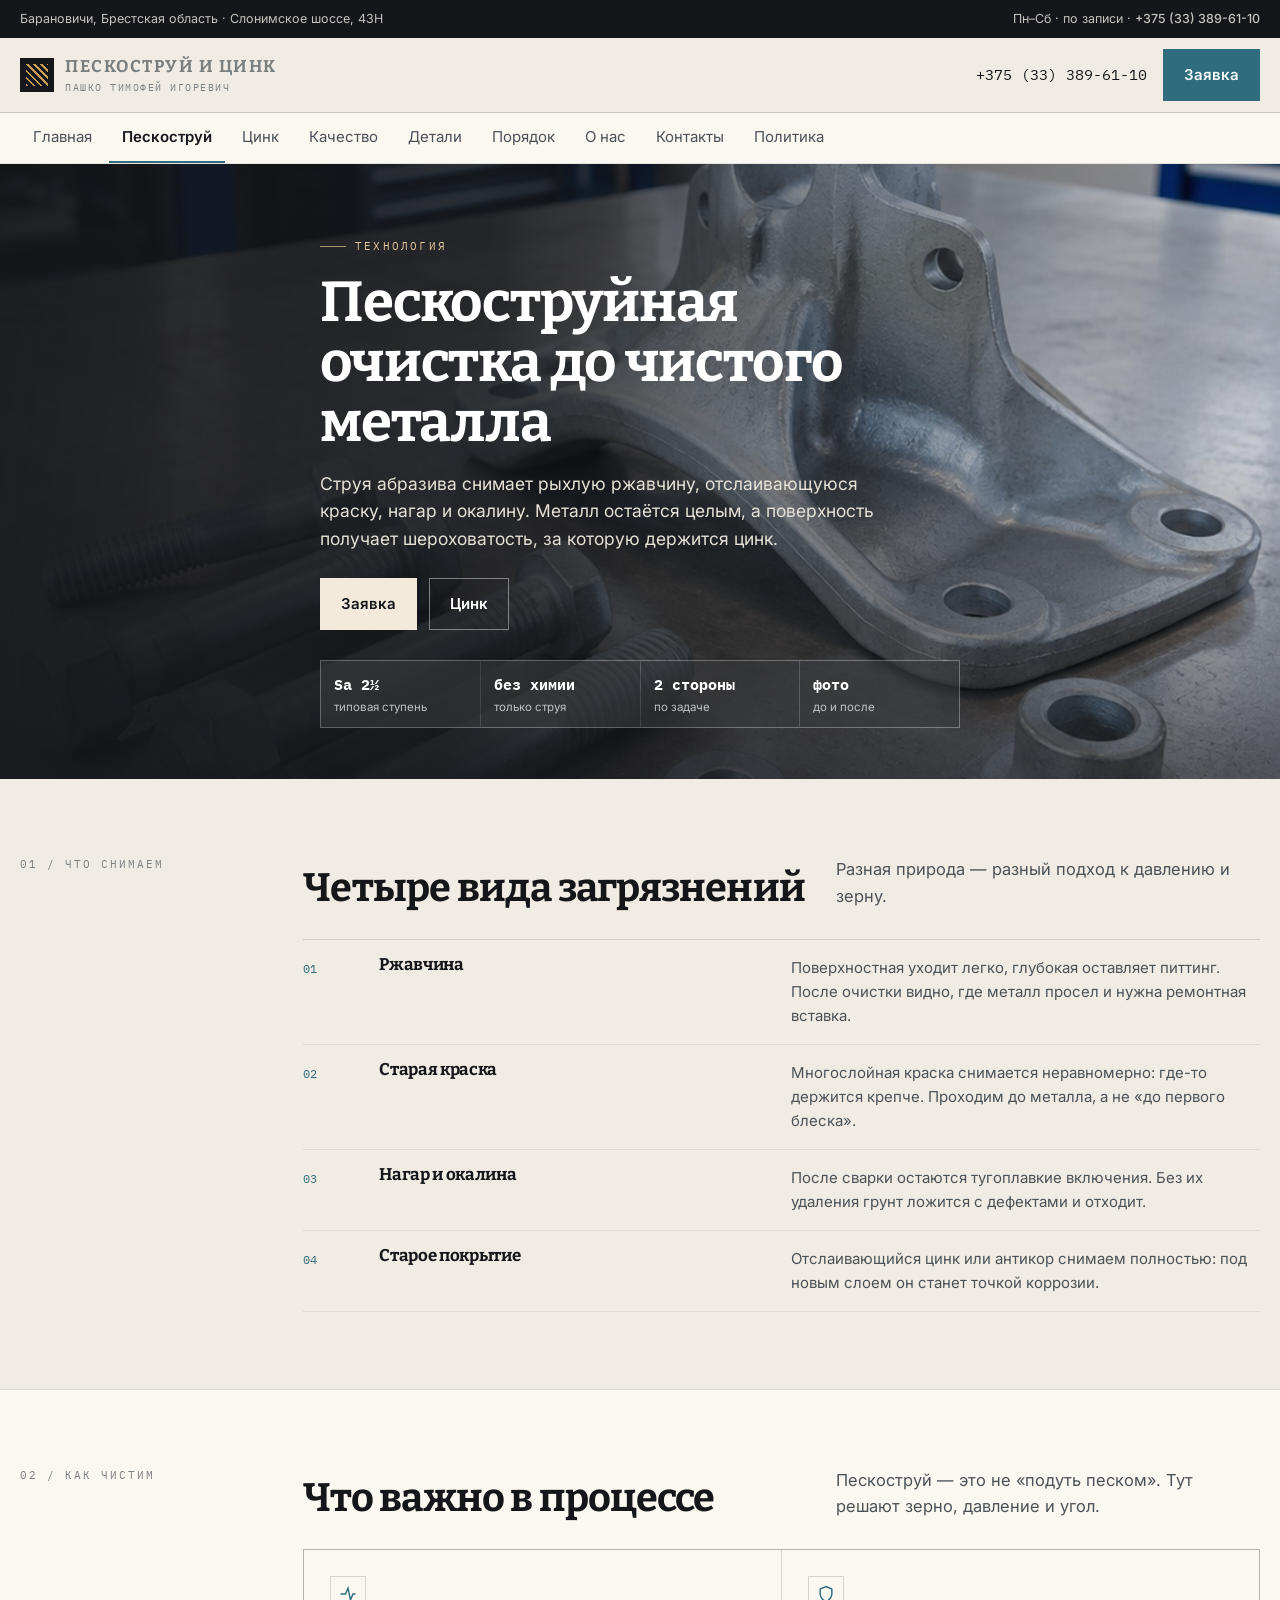
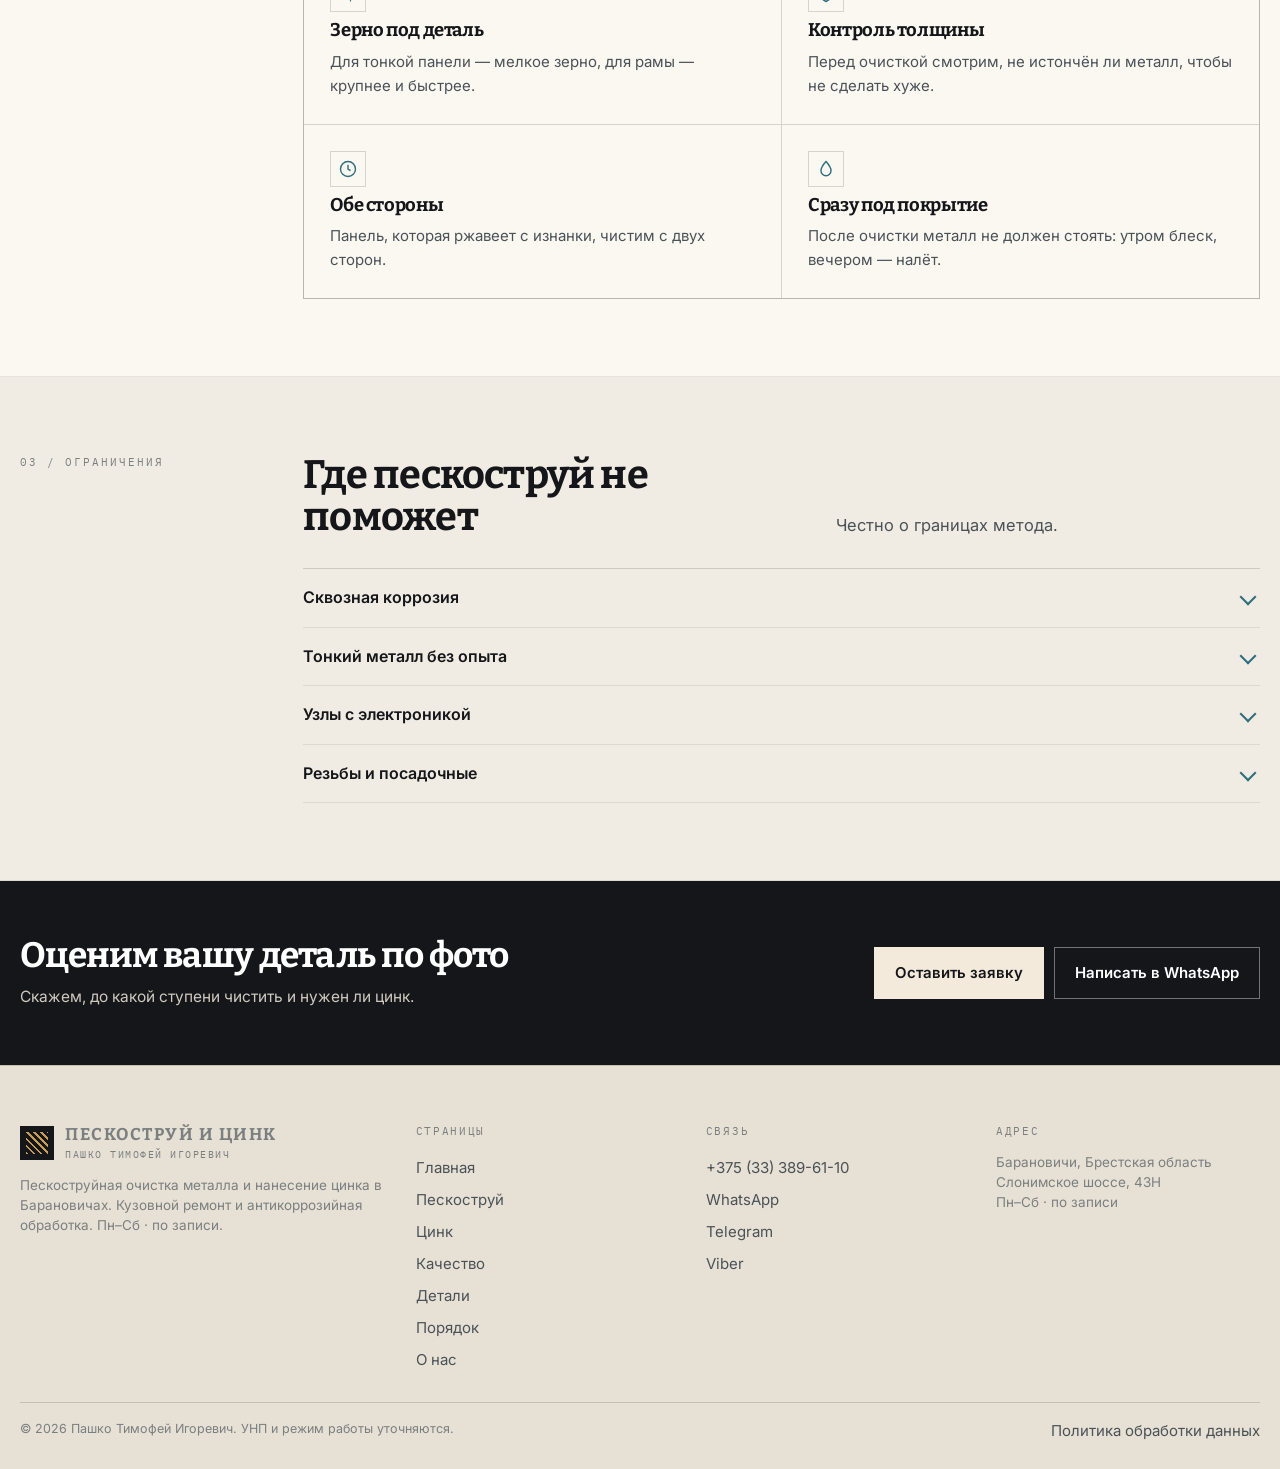
<file: peskostruy.html>
<!doctype html><html lang="ru"><head><meta charset="utf-8"><meta name="viewport" content="width=device-width,initial-scale=1"><title>Пескоструйная очистка металла в Барановичах — Пескоструй и цинк</title><meta name="description" content="Пескоструйная очистка от ржавчины, краски и нагара до металла. Степени очистки Sa 2, Sa 2½, Sa 3. Барановичи."><link rel="icon" href="assets/img/favicon.svg" type="image/svg+xml"><style>
:root{--paper:#F1ECE3;--panel:#FBF8F2;--panel2:#E7E0D4;--ink:#14161A;--steel:#4A5257;
--muted:#7A7F80;--line:rgba(20,22,26,.16);--line2:rgba(20,22,26,.09);
--zinc:#2F6D7E;--zinc-d:#21515E;--rust:#A65A2A;--sand:#C99C55;
--f-b:'Bitter',Georgia,serif;--f-t:'Inter',system-ui,sans-serif;--f-m:'IBM Plex Mono',monospace}
*{box-sizing:border-box}
html{-webkit-text-size-adjust:100%;scroll-behavior:smooth;overflow-x:clip}
body{margin:0;background:var(--paper);color:var(--ink);font-family:var(--f-t);font-size:17px;line-height:1.6;
-webkit-font-smoothing:antialiased;overflow-x:hidden;padding-bottom:0}
@media(max-width:1049px){body{padding-bottom:58px}}
img{max-width:100%;display:block}
a{color:inherit}
.wrap{width:min(1240px,calc(100% - 40px));margin:0 auto}
@media(max-width:640px){.wrap{width:calc(100% - 26px)}}
h1,h2,h3{font-family:var(--f-b);font-weight:700;line-height:1.06;letter-spacing:-.02em;margin:0}
h1{font-size:clamp(2rem,4.4vw,3.6rem)}
h2{font-size:clamp(1.6rem,3.1vw,2.6rem)}
h3{font-size:clamp(1.05rem,1.7vw,1.3rem)}
p{margin:0}
.mono{font-family:var(--f-m);font-size:11px;letter-spacing:.18em;text-transform:uppercase;color:var(--zinc)}
.topbar{background:var(--ink);color:#EDE9E1;font-size:12.5px}
.topbar .wrap{display:flex;gap:20px;justify-content:space-between;align-items:center;min-height:38px;flex-wrap:wrap}
.topbar span{opacity:.82}
.topbar b{font-weight:500}
.hdr{position:sticky;top:0;z-index:60;background:rgba(241,236,227,.94);backdrop-filter:blur(12px);border-bottom:1px solid var(--line)}
.hdr__in{display:flex;align-items:center;gap:16px;min-height:74px}
.logo{display:flex;align-items:center;gap:11px;text-decoration:none;min-width:0}
.logo i{width:34px;height:34px;flex:0 0 34px;display:block;background:var(--ink);position:relative}
.logo i::after{content:"";position:absolute;left:6px;top:6px;right:6px;bottom:6px;
background:repeating-linear-gradient(45deg,var(--sand) 0 2px,transparent 2px 5px)}
.logo b{font-family:var(--f-b);font-size:17px;line-height:1.1}
.logo span{display:block;font-family:var(--f-m);font-size:9.5px;letter-spacing:.16em;text-transform:uppercase;color:var(--muted);margin-top:3px}
.hdr__sp{flex:1}
.hdr__tel{font-family:var(--f-m);font-size:14.5px;text-decoration:none;white-space:nowrap}
.btn{display:inline-flex;align-items:center;gap:9px;background:var(--ink);color:#F7F3EA;border:1px solid var(--ink);
padding:13px 20px;font-size:15px;font-weight:600;text-decoration:none;cursor:pointer;transition:background .2s,color .2s,transform .2s}
.btn:hover{background:var(--zinc);border-color:var(--zinc)}
.btn--line{background:transparent;color:var(--ink)}
.btn--line:hover{background:var(--ink);color:#F7F3EA}
.btn--zinc{background:var(--zinc);border-color:var(--zinc);color:#F7FBFC}
.btn--zinc:hover{background:var(--zinc-d);border-color:var(--zinc-d)}
.btn svg{width:16px;height:16px;fill:none;stroke:currentColor;stroke-width:1.9}
.burger{display:none;width:44px;height:44px;border:1px solid var(--line);background:transparent;align-items:center;justify-content:center;flex-direction:column;gap:5px;cursor:pointer}
.burger span{display:block;width:18px;height:2px;background:var(--ink)}
@media(max-width:1049px){.burger{display:flex}.hdr__tel{display:none}}
.strip{background:var(--panel);border-bottom:1px solid var(--line2)}
.strip__in{display:flex;gap:4px;overflow-x:auto;scrollbar-width:none}
.strip__in::-webkit-scrollbar{display:none}
.strip a{padding:12px 13px;font-size:15px;text-decoration:none;color:var(--steel);white-space:nowrap;border-bottom:2px solid transparent}
.strip a:hover{color:var(--ink)}
.strip a[aria-current]{color:var(--ink);border-bottom-color:var(--zinc);font-weight:600}
@media(max-width:640px){.strip a{font-size:13.5px;padding:10px 11px}}
.hero{position:relative;overflow:hidden;background:var(--ink);color:#fff;min-height:clamp(430px,62vh,620px);display:flex;align-items:flex-end}
.hero__bg{position:absolute;inset:0}
.hero__bg img{width:100%;height:100%;object-fit:cover;object-position:64% 50%}
.hero__bg::after{content:"";position:absolute;inset:0;
background:linear-gradient(96deg,rgba(20,22,26,.94) 0%,rgba(20,22,26,.86) 38%,rgba(20,22,26,.42) 66%,rgba(20,22,26,.1) 100%),
linear-gradient(0deg,rgba(20,22,26,.6),transparent 55%)}
.hero__in{position:relative;z-index:2;padding:clamp(30px,5vw,64px) 0 clamp(26px,4vw,52px);max-width:640px}
.hero .kick{color:#E3C79A}
.kick{display:inline-flex;align-items:center;gap:9px;font-family:var(--f-m);font-size:11px;letter-spacing:.2em;text-transform:uppercase;color:var(--zinc)}
.kick::before{content:"";width:26px;height:1px;background:currentColor;opacity:.7}
.hero h1{color:#fff;margin:18px 0 0;max-width:19ch}
.hero h1 em{font-style:normal;color:#DFC08C}
.hero__lead{margin-top:18px;font-size:clamp(15px,1.5vw,17.5px);line-height:1.55;color:#E7E2D8;max-width:52ch}
.hero__cta{display:flex;gap:12px;flex-wrap:wrap;margin-top:26px}
.hero .btn{background:#F3EADC;border-color:#F3EADC;color:var(--ink)}
.hero .btn:hover{background:#fff;border-color:#fff}
.hero .btn--line{background:transparent;border-color:rgba(255,255,255,.42);color:#fff}
.hero .btn--line:hover{background:rgba(255,255,255,.12);border-color:#fff;color:#fff}
.hero__figs{display:grid;grid-template-columns:repeat(4,minmax(0,1fr));gap:1px;background:rgba(255,255,255,.18);
margin-top:30px;border:1px solid rgba(255,255,255,.16)}
.hero__figs div{background:rgba(20,22,26,.5);padding:12px 13px;min-width:0}
.hero__figs b{display:block;font-family:var(--f-m);font-size:15px;color:#fff;letter-spacing:0}
.hero__figs span{display:block;font-size:11.5px;line-height:1.35;color:rgba(255,255,255,.7);margin-top:3px}
@media(max-width:720px){.hero__figs{grid-template-columns:repeat(2,minmax(0,1fr))}}
.band{padding:clamp(46px,6vw,86px) 0;border-bottom:1px solid var(--line2)}
.band--alt{background:var(--panel)}
.band--ink{background:var(--ink);color:#EDE9E1;border-bottom:0}
.band--ink h2,.band--ink h3{color:#fff}
.band--ink .kick{color:#E3C79A}
.band--ink p{color:#CFC9BE}
.sect{display:grid;grid-template-columns:minmax(0,1fr);gap:clamp(18px,2.6vw,34px)}
@media(min-width:1000px){.sect{grid-template-columns:250px minmax(0,1fr)}}
.sect__side{display:flex;flex-direction:column;gap:10px;align-items:flex-start}
.sect__side .mono{color:var(--muted)}
@media(min-width:1000px){.sect__side{position:sticky;top:130px;align-self:start}}
.sect__head{display:grid;gap:14px;margin-bottom:clamp(18px,2.4vw,30px)}
@media(min-width:820px){.sect__head{grid-template-columns:minmax(0,1.1fr) minmax(0,.9fr);align-items:end}}
.sect__head p{color:var(--steel);font-size:16.5px;max-width:46ch}
</style><link rel="preconnect" href="https://fonts.googleapis.com"><link rel="preconnect" href="https://fonts.gstatic.com" crossorigin><link href="https://fonts.googleapis.com/css2?family=Bitter:wght@600;700&family=Inter:wght@400;500;600&family=IBM+Plex+Mono:wght@400;500&display=swap" rel="stylesheet"><link rel="stylesheet" href="assets/css/site.v1.css"></head><body><div class="topbar"><div class="wrap"><span>Барановичи, Брестская область · Слонимское шоссе, 43Н</span><span>Пн–Сб · по записи · <b><a href="tel:+375333896110" style="color:inherit;text-decoration:none">+375 (33) 389-61-10</a></b></span></div></div><header class="hdr"><div class="wrap hdr__in"><a class="logo" href="index.html"><i></i><span style="display:block"><b>Пескоструй и цинк</b><span>Пашко Тимофей Игоревич</span></span></a><span class="hdr__sp"></span><a class="hdr__tel" href="tel:+375333896110">+375 (33) 389-61-10</a><a class="btn btn--zinc" href="kontakty.html#zayavka">Заявка</a><button class="burger" id="burger" aria-label="Меню" aria-expanded="false"><span></span><span></span><span></span></button></div></header><div class="strip" aria-label="Страницы"><div class="wrap strip__in"><a href="index.html">Главная</a><a href="peskostruy.html" aria-current="page">Пескоструй</a><a href="cink.html">Цинк</a><a href="kachestvo.html">Качество</a><a href="detali.html">Детали</a><a href="etapi.html">Порядок</a><a href="o-mastere.html">О нас</a><a href="kontakty.html">Контакты</a><a href="politika.html">Политика</a></div></div><div class="drawer" id="drawer" data-open="false"><div class="drawer__top"><b style="font-family:var(--f-b);font-size:17px">Пескоструй и цинк</b><button class="burger" id="drawerClose" aria-label="Закрыть" style="display:flex"><span></span><span></span><span></span></button></div><nav><a href="index.html">Главная</a><a href="peskostruy.html" aria-current="page">Пескоструй</a><a href="cink.html">Цинк</a><a href="kachestvo.html">Качество</a><a href="detali.html">Детали</a><a href="etapi.html">Порядок</a><a href="o-mastere.html">О нас</a><a href="kontakty.html">Контакты</a><a href="politika.html">Политика</a></nav><div class="drawer__act"><a class="btn" href="tel:+375333896110">Позвонить +375 (33) 389-61-10</a><a class="btn btn--line" href="https://wa.me/375333896110" target="_blank" rel="noopener">WhatsApp</a></div></div><main><section class="hero"><div class="hero__bg"><img src="assets/img/weld.jpg" alt="" fetchpriority="high"></div><div class="hero__in wrap"><span class="kick">технология</span><h1>Пескоструйная очистка до чистого металла</h1><p class="hero__lead">Струя абразива снимает рыхлую ржавчину, отслаивающуюся краску, нагар и окалину. Металл остаётся целым, а поверхность получает шероховатость, за которую держится цинк.</p><div class="hero__cta"><a class="btn" href="kontakty.html#zayavka">Заявка</a><a class="btn btn--line" href="cink.html">Цинк</a></div><div class="hero__figs"><div><b>Sa 2½</b><span>типовая ступень</span></div><div><b>без химии</b><span>только струя</span></div><div><b>2 стороны</b><span>по задаче</span></div><div><b>фото</b><span>до и после</span></div></div></div></section><section class="band "><div class="wrap"><div class="sect"><div class="sect__side"><span class="mono">01 / что снимаем</span></div><div><div class="sect__head"><h2>Четыре вида загрязнений</h2><p>Разная природа — разный подход к давлению и зерну.</p></div><div class="rows"><div class="row"><span class="row__n">01</span><h3>Ржавчина</h3><p>Поверхностная уходит легко, глубокая оставляет питтинг. После очистки видно, где металл просел и нужна ремонтная вставка.</p></div><div class="row"><span class="row__n">02</span><h3>Старая краска</h3><p>Многослойная краска снимается неравномерно: где-то держится крепче. Проходим до металла, а не «до первого блеска».</p></div><div class="row"><span class="row__n">03</span><h3>Нагар и окалина</h3><p>После сварки остаются тугоплавкие включения. Без их удаления грунт ложится с дефектами и отходит.</p></div><div class="row"><span class="row__n">04</span><h3>Старое покрытие</h3><p>Отслаивающийся цинк или антикор снимаем полностью: под новым слоем он станет точкой коррозии.</p></div></div></div></div></div></section><section class="band band--alt"><div class="wrap"><div class="sect"><div class="sect__side"><span class="mono">02 / как чистим</span></div><div><div class="sect__head"><h2>Что важно в процессе</h2><p>Пескоструй — это не «подуть песком». Тут решают зерно, давление и угол.</p></div><div class="cards cards--2"><article class="card"><span class="card__ico"><svg viewBox="0 0 24 24"><path d="M3 12h6l3-7 3 14 3-7h3"/></svg></span><h3>Зерно под деталь</h3><p>Для тонкой панели — мелкое зерно, для рамы — крупнее и быстрее.</p></article><article class="card"><span class="card__ico"><svg viewBox="0 0 24 24"><path d="M12 3l7 3v6c0 5-3 7-7 9-4-2-7-4-7-9V6z"/></svg></span><h3>Контроль толщины</h3><p>Перед очисткой смотрим, не истончён ли металл, чтобы не сделать хуже.</p></article><article class="card"><span class="card__ico"><svg viewBox="0 0 24 24"><path d="M12 7v5l3 2M12 21a9 9 0 100-18 9 9 0 000 18z"/></svg></span><h3>Обе стороны</h3><p>Панель, которая ржавеет с изнанки, чистим с двух сторон.</p></article><article class="card"><span class="card__ico"><svg viewBox="0 0 24 24"><path d="M12 3s6 6.5 6 11a6 6 0 01-12 0c0-4.5 6-11 6-11z"/></svg></span><h3>Сразу под покрытие</h3><p>После очистки металл не должен стоять: утром блеск, вечером — налёт.</p></article></div></div></div></div></section><section class="band "><div class="wrap"><div class="sect"><div class="sect__side"><span class="mono">03 / ограничения</span></div><div><div class="sect__head"><h2>Где пескоструй не поможет</h2><p>Честно о границах метода.</p></div><div class="faq"><details><summary>Сквозная коррозия</summary><p>Если металл проржавел насквозь, очистка покажет дыры. Тогда нужна вварка ремвставки или замена детали, иначе покрытие держится не будет.</p></details><details><summary>Тонкий металл без опыта</summary><p>Перегрев и давление деформируют панель. Поэтому режим подбираем по толщине, а не по привычке.</p></details><details><summary>Узлы с электроникой</summary><p>Датчики, разъёмы и проводку закрываем или снимаем: абразив и влага им не подходят.</p></details><details><summary>Резьбы и посадочные</summary><p>Отверстия под болты и точные поверхности защищаем заглушками, чтобы не сбить размеры.</p></details></div></div></div></div></section><section class="cta"><div class="wrap cta__in"><div><h2>Оценим вашу деталь по фото</h2><p>Скажем, до какой ступени чистить и нужен ли цинк.</p></div><div class="cta__act"><a class="btn" href="kontakty.html#zayavka">Оставить заявку</a><a class="btn btn--line" href="https://wa.me/375333896110">Написать в WhatsApp</a></div></div></section></main><script src="assets/js/main.v1.js" defer></script><footer class="foot"><div class="wrap"><div class="foot__grid"><div><div class="logo" style="margin-bottom:12px"><i></i><span style="display:block"><b>Пескоструй и цинк</b><span>Пашко Тимофей Игоревич</span></span></div><p class="note">Пескоструйная очистка металла и нанесение цинка в Барановичах. Кузовной ремонт и антикоррозийная обработка. Пн–Сб · по записи.</p></div><div><h4>Страницы</h4><a href="index.html">Главная</a><a href="peskostruy.html">Пескоструй</a><a href="cink.html">Цинк</a><a href="kachestvo.html">Качество</a><a href="detali.html">Детали</a><a href="etapi.html">Порядок</a><a href="o-mastere.html">О нас</a></div><div><h4>Связь</h4><a href="tel:+375333896110">+375 (33) 389-61-10</a><a href="https://wa.me/375333896110" target="_blank" rel="noopener">WhatsApp</a><a href="https://t.me/+375333896110" target="_blank" rel="noopener">Telegram</a><a href="viber://chat?number=%2B375333896110">Viber</a></div><div><h4>Адрес</h4><p class="note">Барановичи, Брестская область<br>Слонимское шоссе, 43Н<br>Пн–Сб · по записи</p></div></div><div class="foot__bo"><span>© 2026 Пашко Тимофей Игоревич. УНП и режим работы уточняются.</span><span><a href="politika.html" style="display:inline;padding:0">Политика обработки данных</a></span></div></div></footer><div class="fbar"><a href="tel:+375333896110"><svg viewBox="0 0 24 24"><path d="M4 5c0-1 1-2 2-2h2l2 5-2 1c1 3 3 5 6 6l1-2 5 2v2c0 1-1 2-2 2C10 19 4 13 4 5z"/></svg>Позвонить</a><a href="https://wa.me/375333896110" target="_blank" rel="noopener"><svg viewBox="0 0 24 24"><path d="M4 20l1-4A8 8 0 1112 20a8 8 0 01-4-1l-4 1z"/></svg>WhatsApp</a><a href="viber://chat?number=%2B375333896110"><svg viewBox="0 0 24 24"><path d="M12 3a7 7 0 017 7v2a7 7 0 01-7 7l-4 2 1-3a7 7 0 013-15z"/></svg>Viber</a><a href="https://t.me/+375333896110" target="_blank" rel="noopener"><svg viewBox="0 0 24 24"><path d="M21 4L3 11l5 2 2 6 3-4 4 3 4-14z"/></svg>Telegram</a></div>
</file>
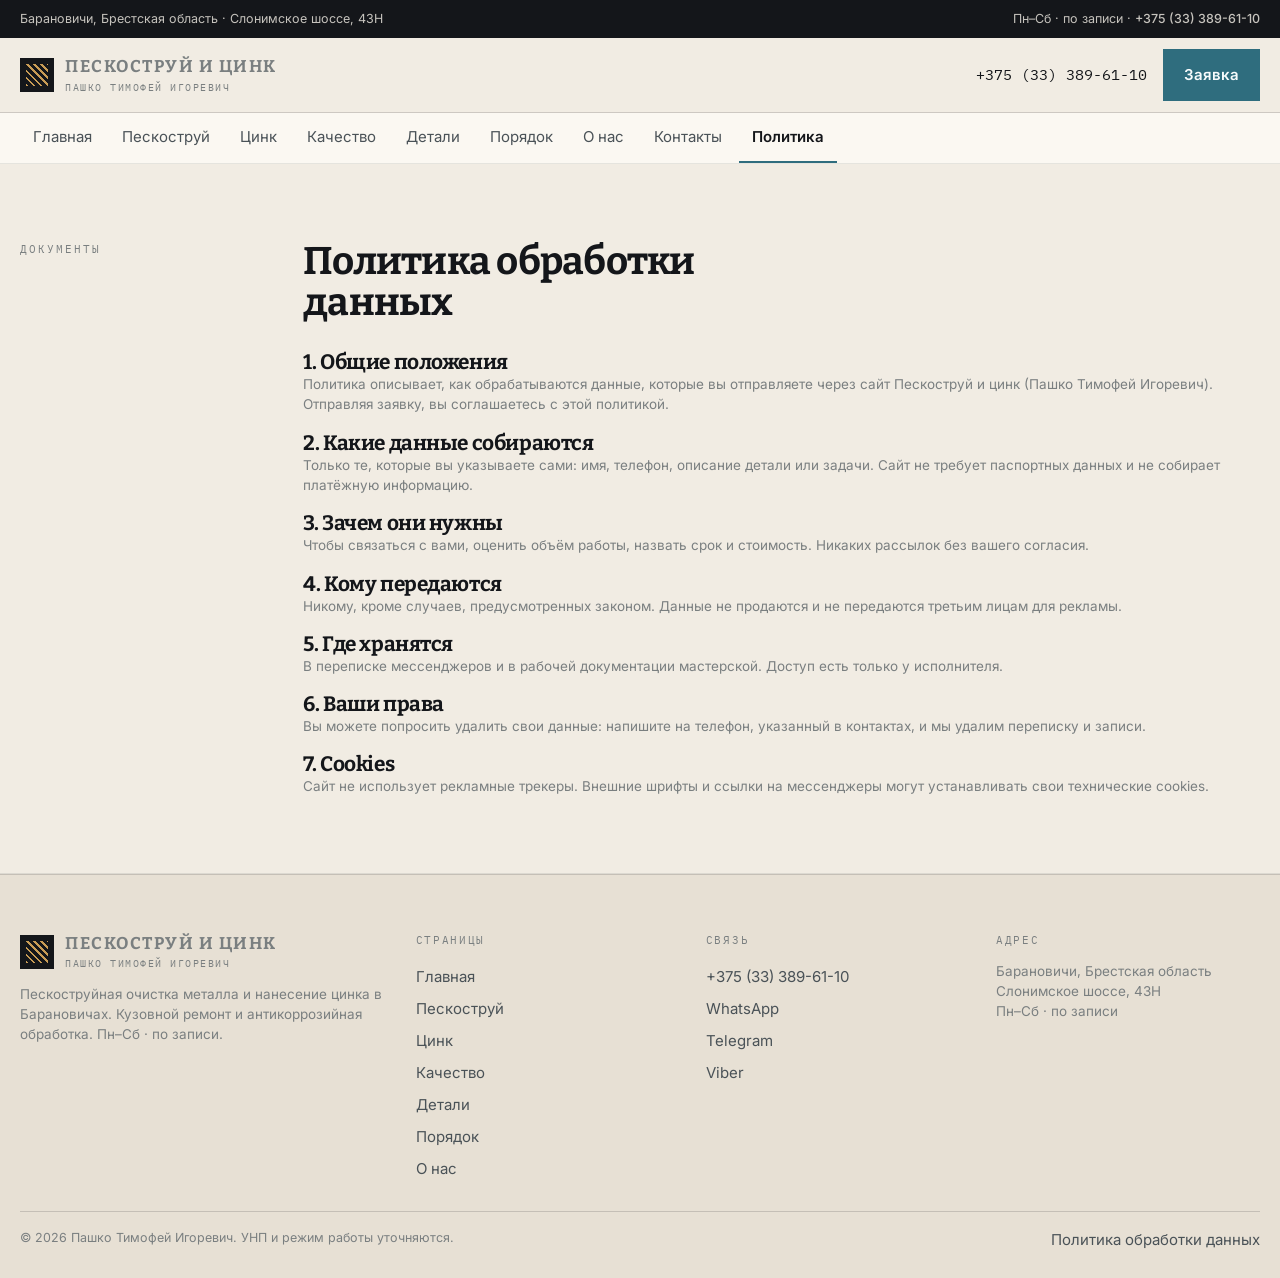
<file: politika.html>
<!doctype html><html lang="ru"><head><meta charset="utf-8"><meta name="viewport" content="width=device-width,initial-scale=1"><title>Политика обработки данных — Пескоструй и цинк</title><meta name="description" content="Как обрабатываются персональные данные на сайте мастерской пескоструя и цинкования в Барановичах."><link rel="icon" href="assets/img/favicon.svg" type="image/svg+xml"><style>
:root{--paper:#F1ECE3;--panel:#FBF8F2;--panel2:#E7E0D4;--ink:#14161A;--steel:#4A5257;
--muted:#7A7F80;--line:rgba(20,22,26,.16);--line2:rgba(20,22,26,.09);
--zinc:#2F6D7E;--zinc-d:#21515E;--rust:#A65A2A;--sand:#C99C55;
--f-b:'Bitter',Georgia,serif;--f-t:'Inter',system-ui,sans-serif;--f-m:'IBM Plex Mono',monospace}
*{box-sizing:border-box}
html{-webkit-text-size-adjust:100%;scroll-behavior:smooth;overflow-x:clip}
body{margin:0;background:var(--paper);color:var(--ink);font-family:var(--f-t);font-size:17px;line-height:1.6;
-webkit-font-smoothing:antialiased;overflow-x:hidden;padding-bottom:0}
@media(max-width:1049px){body{padding-bottom:58px}}
img{max-width:100%;display:block}
a{color:inherit}
.wrap{width:min(1240px,calc(100% - 40px));margin:0 auto}
@media(max-width:640px){.wrap{width:calc(100% - 26px)}}
h1,h2,h3{font-family:var(--f-b);font-weight:700;line-height:1.06;letter-spacing:-.02em;margin:0}
h1{font-size:clamp(2rem,4.4vw,3.6rem)}
h2{font-size:clamp(1.6rem,3.1vw,2.6rem)}
h3{font-size:clamp(1.05rem,1.7vw,1.3rem)}
p{margin:0}
.mono{font-family:var(--f-m);font-size:11px;letter-spacing:.18em;text-transform:uppercase;color:var(--zinc)}
.topbar{background:var(--ink);color:#EDE9E1;font-size:12.5px}
.topbar .wrap{display:flex;gap:20px;justify-content:space-between;align-items:center;min-height:38px;flex-wrap:wrap}
.topbar span{opacity:.82}
.topbar b{font-weight:500}
.hdr{position:sticky;top:0;z-index:60;background:rgba(241,236,227,.94);backdrop-filter:blur(12px);border-bottom:1px solid var(--line)}
.hdr__in{display:flex;align-items:center;gap:16px;min-height:74px}
.logo{display:flex;align-items:center;gap:11px;text-decoration:none;min-width:0}
.logo i{width:34px;height:34px;flex:0 0 34px;display:block;background:var(--ink);position:relative}
.logo i::after{content:"";position:absolute;left:6px;top:6px;right:6px;bottom:6px;
background:repeating-linear-gradient(45deg,var(--sand) 0 2px,transparent 2px 5px)}
.logo b{font-family:var(--f-b);font-size:17px;line-height:1.1}
.logo span{display:block;font-family:var(--f-m);font-size:9.5px;letter-spacing:.16em;text-transform:uppercase;color:var(--muted);margin-top:3px}
.hdr__sp{flex:1}
.hdr__tel{font-family:var(--f-m);font-size:14.5px;text-decoration:none;white-space:nowrap}
.btn{display:inline-flex;align-items:center;gap:9px;background:var(--ink);color:#F7F3EA;border:1px solid var(--ink);
padding:13px 20px;font-size:15px;font-weight:600;text-decoration:none;cursor:pointer;transition:background .2s,color .2s,transform .2s}
.btn:hover{background:var(--zinc);border-color:var(--zinc)}
.btn--line{background:transparent;color:var(--ink)}
.btn--line:hover{background:var(--ink);color:#F7F3EA}
.btn--zinc{background:var(--zinc);border-color:var(--zinc);color:#F7FBFC}
.btn--zinc:hover{background:var(--zinc-d);border-color:var(--zinc-d)}
.btn svg{width:16px;height:16px;fill:none;stroke:currentColor;stroke-width:1.9}
.burger{display:none;width:44px;height:44px;border:1px solid var(--line);background:transparent;align-items:center;justify-content:center;flex-direction:column;gap:5px;cursor:pointer}
.burger span{display:block;width:18px;height:2px;background:var(--ink)}
@media(max-width:1049px){.burger{display:flex}.hdr__tel{display:none}}
.strip{background:var(--panel);border-bottom:1px solid var(--line2)}
.strip__in{display:flex;gap:4px;overflow-x:auto;scrollbar-width:none}
.strip__in::-webkit-scrollbar{display:none}
.strip a{padding:12px 13px;font-size:15px;text-decoration:none;color:var(--steel);white-space:nowrap;border-bottom:2px solid transparent}
.strip a:hover{color:var(--ink)}
.strip a[aria-current]{color:var(--ink);border-bottom-color:var(--zinc);font-weight:600}
@media(max-width:640px){.strip a{font-size:13.5px;padding:10px 11px}}
.hero{position:relative;overflow:hidden;background:var(--ink);color:#fff;min-height:clamp(430px,62vh,620px);display:flex;align-items:flex-end}
.hero__bg{position:absolute;inset:0}
.hero__bg img{width:100%;height:100%;object-fit:cover;object-position:64% 50%}
.hero__bg::after{content:"";position:absolute;inset:0;
background:linear-gradient(96deg,rgba(20,22,26,.94) 0%,rgba(20,22,26,.86) 38%,rgba(20,22,26,.42) 66%,rgba(20,22,26,.1) 100%),
linear-gradient(0deg,rgba(20,22,26,.6),transparent 55%)}
.hero__in{position:relative;z-index:2;padding:clamp(30px,5vw,64px) 0 clamp(26px,4vw,52px);max-width:640px}
.hero .kick{color:#E3C79A}
.kick{display:inline-flex;align-items:center;gap:9px;font-family:var(--f-m);font-size:11px;letter-spacing:.2em;text-transform:uppercase;color:var(--zinc)}
.kick::before{content:"";width:26px;height:1px;background:currentColor;opacity:.7}
.hero h1{color:#fff;margin:18px 0 0;max-width:19ch}
.hero h1 em{font-style:normal;color:#DFC08C}
.hero__lead{margin-top:18px;font-size:clamp(15px,1.5vw,17.5px);line-height:1.55;color:#E7E2D8;max-width:52ch}
.hero__cta{display:flex;gap:12px;flex-wrap:wrap;margin-top:26px}
.hero .btn{background:#F3EADC;border-color:#F3EADC;color:var(--ink)}
.hero .btn:hover{background:#fff;border-color:#fff}
.hero .btn--line{background:transparent;border-color:rgba(255,255,255,.42);color:#fff}
.hero .btn--line:hover{background:rgba(255,255,255,.12);border-color:#fff;color:#fff}
.hero__figs{display:grid;grid-template-columns:repeat(4,minmax(0,1fr));gap:1px;background:rgba(255,255,255,.18);
margin-top:30px;border:1px solid rgba(255,255,255,.16)}
.hero__figs div{background:rgba(20,22,26,.5);padding:12px 13px;min-width:0}
.hero__figs b{display:block;font-family:var(--f-m);font-size:15px;color:#fff;letter-spacing:0}
.hero__figs span{display:block;font-size:11.5px;line-height:1.35;color:rgba(255,255,255,.7);margin-top:3px}
@media(max-width:720px){.hero__figs{grid-template-columns:repeat(2,minmax(0,1fr))}}
.band{padding:clamp(46px,6vw,86px) 0;border-bottom:1px solid var(--line2)}
.band--alt{background:var(--panel)}
.band--ink{background:var(--ink);color:#EDE9E1;border-bottom:0}
.band--ink h2,.band--ink h3{color:#fff}
.band--ink .kick{color:#E3C79A}
.band--ink p{color:#CFC9BE}
.sect{display:grid;grid-template-columns:minmax(0,1fr);gap:clamp(18px,2.6vw,34px)}
@media(min-width:1000px){.sect{grid-template-columns:250px minmax(0,1fr)}}
.sect__side{display:flex;flex-direction:column;gap:10px;align-items:flex-start}
.sect__side .mono{color:var(--muted)}
@media(min-width:1000px){.sect__side{position:sticky;top:130px;align-self:start}}
.sect__head{display:grid;gap:14px;margin-bottom:clamp(18px,2.4vw,30px)}
@media(min-width:820px){.sect__head{grid-template-columns:minmax(0,1.1fr) minmax(0,.9fr);align-items:end}}
.sect__head p{color:var(--steel);font-size:16.5px;max-width:46ch}
</style><link rel="preconnect" href="https://fonts.googleapis.com"><link rel="preconnect" href="https://fonts.gstatic.com" crossorigin><link href="https://fonts.googleapis.com/css2?family=Bitter:wght@600;700&family=Inter:wght@400;500;600&family=IBM+Plex+Mono:wght@400;500&display=swap" rel="stylesheet"><link rel="stylesheet" href="assets/css/site.v1.css"></head><body><div class="topbar"><div class="wrap"><span>Барановичи, Брестская область · Слонимское шоссе, 43Н</span><span>Пн–Сб · по записи · <b><a href="tel:+375333896110" style="color:inherit;text-decoration:none">+375 (33) 389-61-10</a></b></span></div></div><header class="hdr"><div class="wrap hdr__in"><a class="logo" href="index.html"><i></i><span style="display:block"><b>Пескоструй и цинк</b><span>Пашко Тимофей Игоревич</span></span></a><span class="hdr__sp"></span><a class="hdr__tel" href="tel:+375333896110">+375 (33) 389-61-10</a><a class="btn btn--zinc" href="kontakty.html#zayavka">Заявка</a><button class="burger" id="burger" aria-label="Меню" aria-expanded="false"><span></span><span></span><span></span></button></div></header><div class="strip" aria-label="Страницы"><div class="wrap strip__in"><a href="index.html">Главная</a><a href="peskostruy.html">Пескоструй</a><a href="cink.html">Цинк</a><a href="kachestvo.html">Качество</a><a href="detali.html">Детали</a><a href="etapi.html">Порядок</a><a href="o-mastere.html">О нас</a><a href="kontakty.html">Контакты</a><a href="politika.html" aria-current="page">Политика</a></div></div><div class="drawer" id="drawer" data-open="false"><div class="drawer__top"><b style="font-family:var(--f-b);font-size:17px">Пескоструй и цинк</b><button class="burger" id="drawerClose" aria-label="Закрыть" style="display:flex"><span></span><span></span><span></span></button></div><nav><a href="index.html">Главная</a><a href="peskostruy.html">Пескоструй</a><a href="cink.html">Цинк</a><a href="kachestvo.html">Качество</a><a href="detali.html">Детали</a><a href="etapi.html">Порядок</a><a href="o-mastere.html">О нас</a><a href="kontakty.html">Контакты</a><a href="politika.html" aria-current="page">Политика</a></nav><div class="drawer__act"><a class="btn" href="tel:+375333896110">Позвонить +375 (33) 389-61-10</a><a class="btn btn--line" href="https://wa.me/375333896110" target="_blank" rel="noopener">WhatsApp</a></div></div><main><section class="band"><div class="wrap"><div class="sect"><div class="sect__side"><span class="mono">документы</span></div><div><div class="sect__head"><h1 style="font-size:clamp(1.7rem,3vw,2.4rem)">Политика обработки данных</h1></div><h3>1. Общие положения</h3><p class="note">Политика описывает, как обрабатываются данные, которые вы отправляете через сайт Пескоструй и цинк (Пашко Тимофей Игоревич). Отправляя заявку, вы соглашаетесь с этой политикой.</p><h3 style="margin-top:18px">2. Какие данные собираются</h3><p class="note">Только те, которые вы указываете сами: имя, телефон, описание детали или задачи. Сайт не требует паспортных данных и не собирает платёжную информацию.</p><h3 style="margin-top:18px">3. Зачем они нужны</h3><p class="note">Чтобы связаться с вами, оценить объём работы, назвать срок и стоимость. Никаких рассылок без вашего согласия.</p><h3 style="margin-top:18px">4. Кому передаются</h3><p class="note">Никому, кроме случаев, предусмотренных законом. Данные не продаются и не передаются третьим лицам для рекламы.</p><h3 style="margin-top:18px">5. Где хранятся</h3><p class="note">В переписке мессенджеров и в рабочей документации мастерской. Доступ есть только у исполнителя.</p><h3 style="margin-top:18px">6. Ваши права</h3><p class="note">Вы можете попросить удалить свои данные: напишите на телефон, указанный в контактах, и мы удалим переписку и записи.</p><h3 style="margin-top:18px">7. Cookies</h3><p class="note">Сайт не использует рекламные трекеры. Внешние шрифты и ссылки на мессенджеры могут устанавливать свои технические cookies.</p></div></div></div></section></main><script src="assets/js/main.v1.js" defer></script><footer class="foot"><div class="wrap"><div class="foot__grid"><div><div class="logo" style="margin-bottom:12px"><i></i><span style="display:block"><b>Пескоструй и цинк</b><span>Пашко Тимофей Игоревич</span></span></div><p class="note">Пескоструйная очистка металла и нанесение цинка в Барановичах. Кузовной ремонт и антикоррозийная обработка. Пн–Сб · по записи.</p></div><div><h4>Страницы</h4><a href="index.html">Главная</a><a href="peskostruy.html">Пескоструй</a><a href="cink.html">Цинк</a><a href="kachestvo.html">Качество</a><a href="detali.html">Детали</a><a href="etapi.html">Порядок</a><a href="o-mastere.html">О нас</a></div><div><h4>Связь</h4><a href="tel:+375333896110">+375 (33) 389-61-10</a><a href="https://wa.me/375333896110" target="_blank" rel="noopener">WhatsApp</a><a href="https://t.me/+375333896110" target="_blank" rel="noopener">Telegram</a><a href="viber://chat?number=%2B375333896110">Viber</a></div><div><h4>Адрес</h4><p class="note">Барановичи, Брестская область<br>Слонимское шоссе, 43Н<br>Пн–Сб · по записи</p></div></div><div class="foot__bo"><span>© 2026 Пашко Тимофей Игоревич. УНП и режим работы уточняются.</span><span><a href="politika.html" style="display:inline;padding:0">Политика обработки данных</a></span></div></div></footer><div class="fbar"><a href="tel:+375333896110"><svg viewBox="0 0 24 24"><path d="M4 5c0-1 1-2 2-2h2l2 5-2 1c1 3 3 5 6 6l1-2 5 2v2c0 1-1 2-2 2C10 19 4 13 4 5z"/></svg>Позвонить</a><a href="https://wa.me/375333896110" target="_blank" rel="noopener"><svg viewBox="0 0 24 24"><path d="M4 20l1-4A8 8 0 1112 20a8 8 0 01-4-1l-4 1z"/></svg>WhatsApp</a><a href="viber://chat?number=%2B375333896110"><svg viewBox="0 0 24 24"><path d="M12 3a7 7 0 017 7v2a7 7 0 01-7 7l-4 2 1-3a7 7 0 013-15z"/></svg>Viber</a><a href="https://t.me/+375333896110" target="_blank" rel="noopener"><svg viewBox="0 0 24 24"><path d="M21 4L3 11l5 2 2 6 3-4 4 3 4-14z"/></svg>Telegram</a></div>
</file>
<file: assets/css/site.v1.css>
.cards{display:grid;gap:1px;background:var(--line);border:1px solid var(--line);grid-template-columns:repeat(2,minmax(0,1fr))}
@media(min-width:900px){.cards{grid-template-columns:repeat(3,minmax(0,1fr))}}
.cards--2{grid-template-columns:repeat(1,minmax(0,1fr))}
@media(min-width:760px){.cards--2{grid-template-columns:repeat(2,minmax(0,1fr))}}
.card{background:var(--panel);padding:clamp(18px,2.2vw,26px);display:flex;flex-direction:column;gap:9px;min-width:0}
.card h3{font-size:1.15rem}
.card p{color:var(--steel);font-size:15px}
.card__ico{width:36px;height:36px;border:1px solid var(--line);display:flex;align-items:center;justify-content:center;color:var(--zinc)}
.card__ico svg{width:20px;height:20px;fill:none;stroke:currentColor;stroke-width:1.7}
.rows{border-top:1px solid var(--line)}
.row{display:grid;gap:6px 20px;padding:16px 0;border-bottom:1px solid var(--line2);align-items:start}
@media(min-width:760px){.row{grid-template-columns:56px minmax(0,1fr) minmax(0,1.2fr)}}
.row__n{font-family:var(--f-m);font-size:11.5px;color:var(--zinc);padding-top:4px}
.row h3{font-size:1.06rem}
.row p{color:var(--steel);font-size:15px}
.plate{position:relative;margin:0;border:1px solid var(--line);background:var(--ink)}
.plate img{width:100%;height:100%;object-fit:cover;aspect-ratio:4/3}
.plate figcaption{position:absolute;left:0;right:0;bottom:0;padding:14px 16px;color:#fff;font-size:13px;
background:linear-gradient(0deg,rgba(20,22,26,.86),rgba(20,22,26,0))}
.faq{border-top:1px solid var(--line)}
.faq details{border-bottom:1px solid var(--line2)}
.faq summary{list-style:none;cursor:pointer;padding:16px 34px 16px 0;position:relative;font-weight:600;font-size:16px}
.faq summary::-webkit-details-marker{display:none}
.faq summary::after{content:"";position:absolute;right:6px;top:22px;width:10px;height:10px;
border-right:2px solid var(--zinc);border-bottom:2px solid var(--zinc);transform:rotate(45deg);transition:transform .2s}
.faq details[open] summary::after{transform:rotate(-135deg);top:24px}
.faq p{padding:0 28px 18px 0;color:var(--steel);font-size:15.5px}
.field{display:grid;gap:6px;min-width:0}
.field>span{font-family:var(--f-m);font-size:10.5px;letter-spacing:.14em;text-transform:uppercase;color:var(--muted)}
.field select,.field>input{width:100%;min-width:0;height:46px;padding:0 12px;border:1px solid var(--line);
background:var(--panel);font-family:var(--f-t);font-size:15px;color:var(--ink);border-radius:0;appearance:none}
.field select:focus,.field>input:focus{outline:2px solid var(--zinc);outline-offset:1px}
.chips{display:flex;flex-wrap:wrap;gap:8px}
.chips label{border:1px solid var(--line);padding:8px 13px;font-size:14.5px;cursor:pointer;background:var(--panel);display:inline-flex;gap:8px;align-items:center}
.chips input{width:auto;height:auto;margin:0;accent-color:var(--zinc)}
.chips label:has(input:checked){border-color:var(--zinc);background:#E4EEF1}

.cta{background:var(--ink);color:#F3EFE6;padding:clamp(30px,4.4vw,56px) 0}
.cta__in{display:grid;gap:20px;align-items:center}
@media(min-width:900px){.cta__in{grid-template-columns:minmax(0,1.3fr) minmax(0,.7fr)}}
.cta h2{color:#fff;font-size:clamp(1.5rem,2.8vw,2.2rem)}
.cta p{color:#CFC9BE;margin-top:10px;font-size:15.5px}
.cta__act{display:flex;gap:10px;flex-wrap:wrap;justify-content:flex-start}
@media(min-width:900px){.cta__act{justify-content:flex-end}}
.cta .btn{background:#F3EADC;border-color:#F3EADC;color:var(--ink)}
.cta .btn--line{background:transparent;border-color:rgba(255,255,255,.4);color:#fff}
.sw{display:grid;gap:1px;background:var(--line);border:1px solid var(--line);grid-template-columns:repeat(2,minmax(0,1fr))}
@media(min-width:820px){.sw{grid-template-columns:repeat(4,minmax(0,1fr))}}
.sw__i{background:var(--panel);padding:0;cursor:pointer;border:0;text-align:left;display:flex;flex-direction:column;min-width:0}
.sw__i svg{width:100%;height:auto;display:block}
.sw__t{padding:11px 13px 13px;border-top:1px solid var(--line2)}
.sw__t b{display:block;font-size:14.5px}
.sw__t span{display:block;font-size:12.5px;color:var(--muted);margin-top:2px;line-height:1.35}
.sw__i[aria-pressed="true"]{box-shadow:inset 0 0 0 2px var(--zinc)}
.sw__out{margin-top:16px;border:1px solid var(--line);background:var(--panel);padding:18px 20px}
.sw__out h3{font-size:1.05rem}
.sw__out ul{margin:10px 0 0;padding:0 0 0 18px;color:var(--steel);font-size:15px}
.sw__out li+li{margin-top:5px}
.pick{display:grid;gap:16px}
@media(min-width:860px){.pick{grid-template-columns:repeat(2,minmax(0,1fr))}}
.pick__out{border:1px solid var(--zinc);background:#EAF1F3;padding:20px;display:grid;gap:8px;align-content:start}
.pick__out b{font-family:var(--f-b);font-size:1.05rem}
.pick__out ol{margin:0;padding-left:18px;color:var(--steel);font-size:15px}
.pick__out li+li{margin-top:4px}
.spec{width:100%;border-collapse:collapse;font-size:15px}
.spec th,.spec td{text-align:left;padding:12px 10px;border-bottom:1px solid var(--line2);vertical-align:top}
.spec th{font-family:var(--f-m);font-size:10.5px;letter-spacing:.14em;text-transform:uppercase;color:var(--muted);font-weight:400}
.spec td:last-child,.spec th:last-child{text-align:right;white-space:nowrap}
.spec tr:hover td{background:var(--panel2)}
.foot{background:var(--panel2);padding:clamp(30px,4.4vw,58px) 0 26px;border-top:1px solid var(--line)}
.foot__grid{display:grid;gap:26px}
@media(min-width:820px){.foot__grid{grid-template-columns:minmax(0,1.4fr) minmax(0,1fr) minmax(0,1fr) minmax(0,1fr)}}
.foot h4{font-family:var(--f-m);font-size:10.5px;letter-spacing:.16em;text-transform:uppercase;color:var(--muted);margin:0 0 12px;font-weight:400}
.foot a{display:block;text-decoration:none;font-size:15px;padding:4px 0;color:var(--steel)}
.foot a:hover{color:var(--ink)}
.foot__bo{margin-top:26px;padding-top:16px;border-top:1px solid var(--line);display:flex;gap:16px;justify-content:space-between;flex-wrap:wrap;font-size:12.5px;color:var(--muted)}
.fbar{display:none}
@media(max-width:1049px){.fbar{display:grid;grid-template-columns:repeat(4,1fr);position:fixed;left:0;right:0;bottom:0;z-index:70;
background:var(--ink);border-top:1px solid rgba(255,255,255,.16)}}
.fbar a{display:flex;flex-direction:column;align-items:center;gap:3px;padding:9px 4px;color:#EDE9E1;text-decoration:none;font-size:10.5px}
.fbar svg{width:18px;height:18px;fill:none;stroke:currentColor;stroke-width:1.7}
.fbar a:first-child{background:var(--zinc);color:#fff}
.drawer{position:fixed;inset:0;z-index:90;background:var(--paper);display:none;overflow-y:auto}
.drawer[data-open="true"]{display:block}
.drawer__top{display:flex;justify-content:space-between;align-items:center;padding:16px 18px;border-bottom:1px solid var(--line)}
.drawer nav{padding:10px 18px 20px;display:grid}
.drawer nav a{padding:15px 0;border-bottom:1px solid var(--line2);text-decoration:none;font-size:19px;font-family:var(--f-b)}
.drawer__act{display:grid;gap:10px;padding:18px}
.form{display:grid;gap:14px}
.form__row{display:grid;gap:14px}
@media(min-width:640px){.form__row{grid-template-columns:repeat(2,minmax(0,1fr))}}
.formout{font-size:14px;color:var(--zinc);min-height:20px}
.note{font-size:13.5px;color:var(--muted);line-height:1.5}
::selection{background:var(--zinc);color:#fff}
</file>
